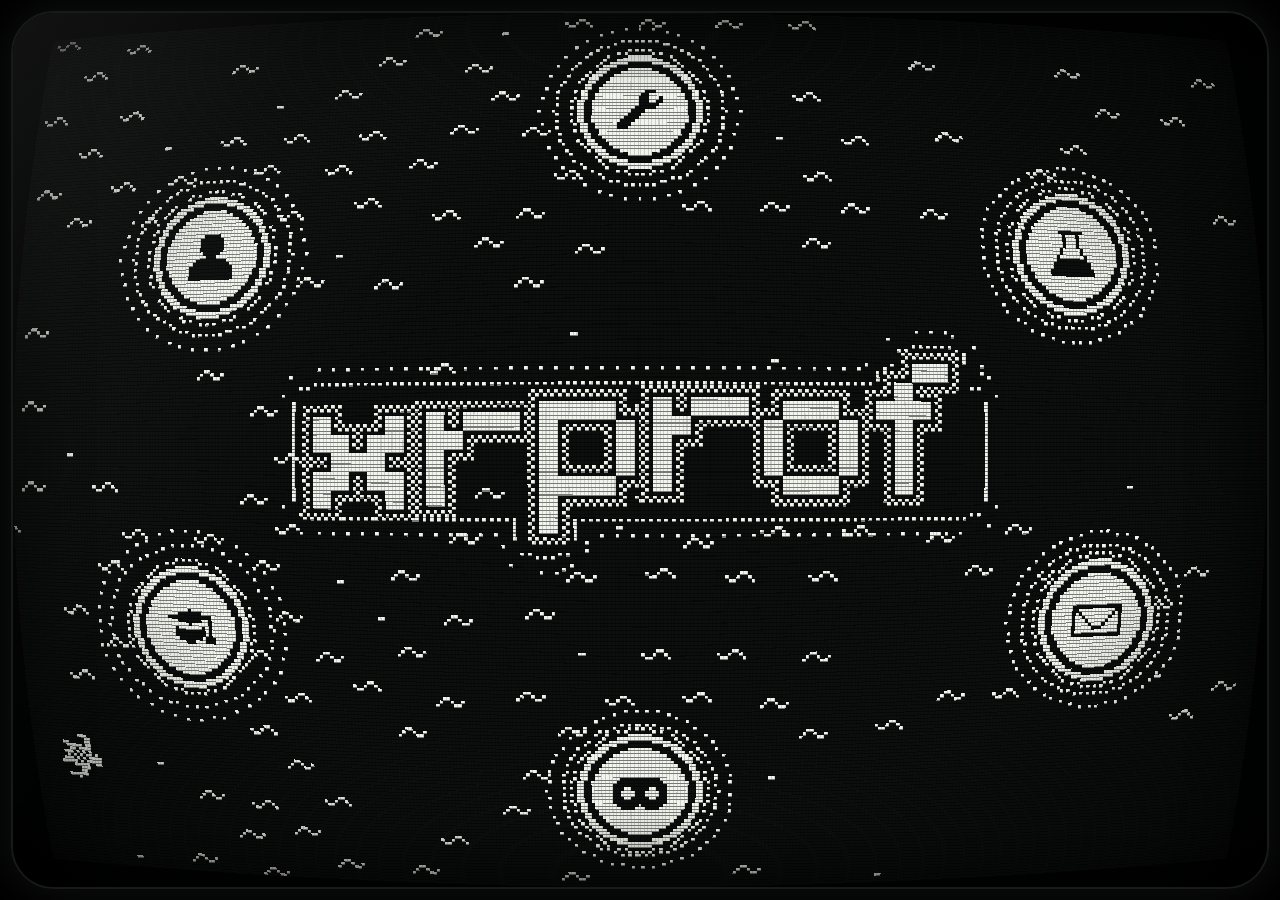
<file: index.html>
<!DOCTYPE html>
<html lang="en">
<head>
<meta charset="utf-8">
<meta name="viewport" content="width=device-width, initial-scale=1">
<title>xrprof</title>
<meta name="description" content="xrprof: research, immersive projects and teaching in extended reality.">
<meta name="theme-color" content="#000000">
<link rel="icon" href="assets/favicon.svg" type="image/svg+xml">
<link rel="icon" href="assets/favicon-32.png" sizes="32x32" type="image/png">
<link rel="apple-touch-icon" href="assets/apple-touch-icon.png">
<meta property="og:type" content="website">
<meta property="og:site_name" content="xrprof">
<meta property="og:url" content="https://xrprof.org/">
<meta property="og:title" content="xrprof">
<meta property="og:description" content="xrprof: research, immersive projects and teaching in extended reality.">
<meta property="og:image" content="https://xrprof.org/assets/og.png">
<meta property="og:image:width" content="1200">
<meta property="og:image:height" content="630">
<meta property="og:image:alt" content="The xrprof home screen: the name floating on a pixel ocean, ringed by buoys, with a small sea turtle">
<meta name="twitter:card" content="summary_large_image">
<meta name="twitter:title" content="xrprof">
<meta name="twitter:description" content="xrprof: research, immersive projects and teaching in extended reality.">
<meta name="twitter:image" content="https://xrprof.org/assets/og.png">
<link rel="preconnect" href="https://fonts.googleapis.com">
<link href="https://fonts.googleapis.com/css2?family=Pixelify+Sans:wght@500;700&display=swap" rel="stylesheet">
<style>
/* Layout idea: the whole window is a CRT tube. A 1-bit sea fills it, the wordmark floats
   mid-water and five buoys sit on the rim. One visual world, so one theme by choice. */
:root{
  --ink:#f2f5ee;      /* phosphor white */
  --water:#0c0f0d;    /* lit-tube black */
  --glass:#020303;    /* unlit glass around the picture */
  --void:#000;        /* bezel */
  --display:"Pixelify Sans","Courier New",monospace;
  color-scheme:dark;
}
*{box-sizing:border-box}
html,body{height:100%;margin:0;background:var(--void);color:var(--ink);overflow:hidden;font-family:var(--display)}
.tv{position:fixed;inset:0;padding:clamp(6px,1.4vmin,16px)}
.tube{position:relative;width:100%;height:100%;overflow:hidden;isolation:isolate;touch-action:none;
  background:var(--glass);border-radius:clamp(18px,4.5vmin,48px);
  box-shadow:0 0 0 2px #171a18,0 0 46px rgba(220,255,235,.08)}
.picture{position:absolute;inset:0;animation:poweron 1s cubic-bezier(.2,.8,.2,1) both}
canvas{position:absolute;inset:0;width:100%;height:100%;display:block;image-rendering:pixelated;
  filter:blur(.4px);animation:flicker 6s steps(1) infinite}
.fx{position:absolute;inset:0;pointer-events:none}
.vignette{background:radial-gradient(ellipse at center,transparent 58%,rgba(0,0,0,.34) 86%,rgba(0,0,0,.82) 100%);
  box-shadow:inset 0 0 70px rgba(0,0,0,.9)}
.glare{background:linear-gradient(128deg,rgba(255,255,255,.075) 0%,rgba(255,255,255,.02) 17%,transparent 34%);mix-blend-mode:screen}
.band{inset:auto 0 auto 0;top:-24%;height:24%;
  background:linear-gradient(to bottom,transparent,rgba(255,255,255,.045) 50%,transparent);animation:roll 9s linear infinite}

/* Buoy links: invisible hit areas laid over the buoys the canvas draws. */
.buoy{position:absolute;display:block;border-radius:50%;color:inherit;text-decoration:none;
  -webkit-tap-highlight-color:transparent;outline:none}
.buoy::before{content:"";position:absolute;left:50%;top:50%;width:var(--gs,120px);aspect-ratio:1;
  transform:translate(-50%,-50%);border-radius:50%;pointer-events:none;mix-blend-mode:screen;opacity:0;
  background:radial-gradient(closest-side,rgba(242,245,238,.34),rgba(242,245,238,.13) 52%,transparent);
  transition:opacity .5s ease}
.buoy:hover::before,.buoy:focus-visible::before{opacity:1;animation:breathe 2.6s ease-in-out infinite}
.sr{position:absolute;width:1px;height:1px;overflow:hidden;clip-path:inset(50%);white-space:nowrap}

/* Shown only if the canvas cannot run. */
.plain{display:none;position:absolute;inset:0;flex-direction:column;align-items:center;justify-content:center;gap:22px;padding:24px;text-align:center}
.plain b{font-size:clamp(44px,12vw,96px);line-height:1}
.plain ul{list-style:none;margin:0;padding:0;display:flex;flex-direction:column;gap:12px;font-size:20px;text-transform:uppercase;letter-spacing:.06em}
.plain a{color:var(--ink)}
.nojs .plain{display:flex}
.nojs .picture,.nojs nav.sea{display:none}

@keyframes poweroff{0%{transform:none;filter:none}55%{transform:scale(1,.004);filter:brightness(7)}100%{transform:scale(0,.004);filter:brightness(10)}}
.tv-on .picture{animation:none}   /* opening animation retired once it has played */
.tv-off .picture{animation:poweroff .45s cubic-bezier(.55,0,.9,.45) forwards}
.tv-again .picture{animation:poweron2 1s cubic-bezier(.2,.8,.2,1) both}
.tv-off nav.sea,.tv-off .band{visibility:hidden}
@keyframes poweron2{0%{transform:scale(.55,.004);filter:brightness(7)}42%{transform:scale(1,.004);filter:brightness(7)}100%{transform:none;filter:none}}
@keyframes poweron{0%{transform:scale(.55,.004);filter:brightness(7)}42%{transform:scale(1,.004);filter:brightness(7)}100%{transform:none;filter:none}}
@keyframes flicker{0%,100%{opacity:1}47%{opacity:.975}49%{opacity:1}83%{opacity:.985}85%{opacity:1}}
@keyframes roll{to{transform:translateY(520%)}}
@keyframes breathe{50%{opacity:.62}}
@media (prefers-reduced-motion:reduce){.picture,.tv-off .picture,.tv-again .picture,canvas,.band,.buoy:hover::before,.buoy:focus-visible::before{animation:none}.band{display:none}}
</style>
</head>
<body class="nojs">
<main class="tv">
  <div class="tube" id="tube">
    <div class="picture"><canvas id="sea" aria-hidden="true"></canvas></div>
    <h1 class="sr">xrprof</h1>
    <nav class="sea" aria-label="Sections">
      <a class="buoy" href="about-me/" data-lines="ABOUT|ME"><span class="sr">About Me</span></a>
      <a class="buoy" href="my-research/" data-lines="MY|RESEARCH"><span class="sr">My Research</span></a>
      <a class="buoy" href="my-immersive-projects/" data-lines="MY IMMERSIVE|PROJECTS"><span class="sr">My Immersive Projects</span></a>
      <a class="buoy" href="my-teaching/" data-lines="MY|TEACHING"><span class="sr">My Teaching</span></a>
      <a class="buoy" href="tools/" data-lines="TOOLS"><span class="sr">Tools</span></a>
      <a class="buoy" href="contact-me/" data-lines="CONTACT|ME"><span class="sr">Contact Me</span></a>
    </nav>
    <div class="plain">
      <b>xrprof</b>
      <ul>
        <li><a href="about-me/">About Me</a></li>
        <li><a href="my-research/">My Research</a></li>
        <li><a href="my-immersive-projects/">My Immersive Projects</a></li>
        <li><a href="my-teaching/">My Teaching</a></li>
        <li><a href="tools/">Tools</a></li>
        <li><a href="contact-me/">Contact Me</a></li>
      </ul>
    </div>
    <div class="fx band"></div>
    <div class="fx vignette"></div>
    <div class="fx glare"></div>
  </div>
</main>

<script>
/* Folder links ("about-me/") work on a real web server. Anywhere else (a file opened
   from disk, a preview host) point them at the index.html inside the folder. */
(function(){
  var h=location.hostname;
  var server=location.protocol!=='file:'&&(/(^|\.)xrprof\.org$/.test(h)||/\.(github\.io|pages\.dev|netlify\.app|vercel\.app)$/.test(h)||h==='localhost'||h==='127.0.0.1');
  if(server)return;
  document.querySelectorAll('a[href$="/"]').forEach(function(a){
    var r=a.getAttribute('href'); if(!/^[a-z]+:/i.test(r))a.setAttribute('href',r+'index.html');
  });
})();

/* Changing page works like changing the set: the picture collapses to a line and a dot
   (class "tv-off"), the next page loads, and its picture snaps open (the "poweron" animation). */
(function(){
  var root=document.documentElement;
  var still=window.matchMedia&&matchMedia('(prefers-reduced-motion: reduce)').matches;
  function centre(){root.style.setProperty('--oy',(window.scrollY+window.innerHeight/2)+'px');}
  centre();
  setTimeout(function(){root.classList.add('tv-on');},1100);   /* the opening animation has finished: retire it */
  window.addEventListener('pageshow',function(e){          /* coming back with the Back button */
    root.classList.remove('tv-off');
    if(e.persisted){centre();root.classList.add('tv-again');setTimeout(function(){root.classList.remove('tv-again');},1100);}
  });
  if(still)return;
  document.addEventListener('click',function(e){
    if(e.defaultPrevented||e.button||e.metaKey||e.ctrlKey||e.shiftKey||e.altKey)return;
    var a=e.target.closest&&e.target.closest('a[href]');
    if(!a||a.target==='_blank'||a.hasAttribute('download'))return;
    var to;
    try{to=new URL(a.href,location.href);}catch(_){return;}
    if(!/^(https?|file):$/.test(to.protocol)||to.host!==location.host||to.pathname===location.pathname)return;
    e.preventDefault();
    centre();
    root.classList.add('tv-off');
    setTimeout(function(){location.href=a.href;},440);
  });
})();
</script>
<script>
(function(){
'use strict';
var tube=document.getElementById('tube'), cv=document.getElementById('sea');
var ctx=cv.getContext&&cv.getContext('2d');
if(!ctx)return;
document.body.classList.remove('nojs');

/* ---------- art: all 1-bit, '#' is a lit pixel ---------- */
var ICONS=[["...............",".....#####.....","....#######....","....#######....","....#######....","....#######....",".....#####.....","......###......","...#########...","..###########..",".#############.",".#############.",".#############.",".#############.","..............."],["...............","....#######....",".....#...#.....",".....#...#.....",".....#...#.....",".....#...#.....","....#.....#....","....#.....#....","...#.......#...","...#########...","..###########..","..###########..",".#############.",".#############.","..............."],["...............","...............","...............","..###########..",".#############.","###############","###..#####..###","##....###....##","##....###....##","###..#####..###","###############",".######.######.","..####...####..","...............","..............."],["...............","...............",".......#.......","....#######....",".#############.","....#######..#.",".......#.....#.","...#.......#.#.","...#########.#.","...#########.#.","....#######.###","......###...###","...............","...............","..............."],["...............",".........###...","........##.....",".......###...#.",".......###..##.",".......######..","......######...",".....####......","....####.......","...####........","..####.........",".####..........",".###...........","...............","..............."],["...............","...............","...............","###############","##...........##","#.#.........#.#","#..#.......#..#","#...#.....#...#","#....#...#....#","#.....###.....#","#.............#","###############","...............","...............","..............."]];                       /* 15x15, one per buoy, in link order */
var TITLE={                                /* 5x9 lowercase with a descender row */
  x:['.....','.....','#...#','##.##','.###.','##.##','#...#','.....','.....'],
  r:['.....','.....','#.###','##...','#....','#....','#....','.....','.....'],
  p:['.....','.....','####.','#...#','#...#','#...#','####.','#....','#....'],
  o:['.....','.....','.###.','#...#','#...#','#...#','.###.','.....','.....'],
  f:['..##.','.#...','###..','.#...','.#...','.#...','.#...','.....','.....']
};
var F=function(s){return s.split('/');};   /* 5x7 capitals */
var FONT={
 A:F('.###./#...#/#...#/#####/#...#/#...#/#...#'),B:F('####./#...#/#...#/####./#...#/#...#/####.'),
 C:F('.###./#...#/#..../#..../#..../#...#/.###.'),D:F('####./#...#/#...#/#...#/#...#/#...#/####.'),
 E:F('#####/#..../#..../####./#..../#..../#####'),F:F('#####/#..../#..../####./#..../#..../#....'),
 G:F('.###./#...#/#..../#.###/#...#/#...#/.###.'),H:F('#...#/#...#/#...#/#####/#...#/#...#/#...#'),
 I:F('.###./..#../..#../..#../..#../..#../.###.'),J:F('..###/...#./...#./...#./...#./#..#./.##..'),
 K:F('#...#/#..#./#.#../##.../#.#../#..#./#...#'),L:F('#..../#..../#..../#..../#..../#..../#####'),
 M:F('#...#/##.##/#.#.#/#.#.#/#...#/#...#/#...#'),N:F('#...#/##..#/#.#.#/#..##/#...#/#...#/#...#'),
 O:F('.###./#...#/#...#/#...#/#...#/#...#/.###.'),P:F('####./#...#/#...#/####./#..../#..../#....'),
 Q:F('.###./#...#/#...#/#...#/#.#.#/#..#./.##.#'),R:F('####./#...#/#...#/####./#.#../#..#./#...#'),
 S:F('.####/#..../#..../.###./....#/....#/####.'),T:F('#####/..#../..#../..#../..#../..#../..#..'),
 U:F('#...#/#...#/#...#/#...#/#...#/#...#/.###.'),V:F('#...#/#...#/#...#/#...#/#...#/.#.#./..#..'),
 W:F('#...#/#...#/#...#/#.#.#/#.#.#/##.##/#...#'),X:F('#...#/#...#/.#.#./..#../.#.#./#...#/#...#'),
 Y:F('#...#/#...#/.#.#./..#../..#../..#../..#..'),Z:F('#####/....#/...#./..#../.#.../#..../#####')
};
var WAVE=[['..##....','.#..#..#','#....##.'],['....##..','#..#..#.','.##....#']];
var B4=[0,8,2,10,12,4,14,6,3,11,1,9,15,7,13,5];

/* ---------- screen ---------- */
var reduce=window.matchMedia&&matchMedia('(prefers-reduced-motion: reduce)').matches;
var K=0.1;                   /* barrel curve of the tube */
var R=13;                    /* buoy radius, in picture pixels */
var SHORT=250;               /* picture pixels across the window's short side */
var W=0,H=0,PX=2,OW=0,OH=0,buf,lut,shade,img,o32,pal=new Uint32Array(8);
var TS=3,tcx=0,tcy=0,buoys=[],hot=-1,T=0;
var links=[].slice.call(document.querySelectorAll('.buoy'));
var ptr={x:0,y:0,on:false,last:-99,released:-1};
var turtle={x:-24,y:0,h:0,v:0,ph:0,fa:1.6,ra:2.6,yaw:0,spin:1,wake:[],born:false};

function rgb(r,g,b){return (255<<24)|(b<<16)|(g<<8)|r;}
function warp(u,v){var f=(1+K*(u*u+v*v))/(1+K);return [u*f,v*f];}
function toPicture(x,y){            /* window px -> picture px, through the curve */
  var r=tube.getBoundingClientRect();
  var w=warp((x-r.left)/r.width*2-1,(y-r.top)/r.height*2-1);
  return [(w[0]+1)*.5*W,(w[1]+1)*.5*H];
}

function arrange(){               /* where everything goes, or ok:false if this picture is too small */
  var a=W/2-(R+16), b=H/2-(R+14), cx=W/2, cy=H/2, fp=R+8, gap=10, i, j;
  var pts=[215,325,90,150,270,30].map(function(d){var q=d*Math.PI/180;return [cx+Math.cos(q)*a,cy+Math.sin(q)*b];});
  var ok=a>0&&b>0;
  for(i=0;i<pts.length&&ok;i++)for(j=i+1;j<pts.length;j++){
    var dx=pts[i][0]-pts[j][0], dy=pts[i][1]-pts[j][1];
    if(Math.sqrt(dx*dx+dy*dy)<2*fp+gap)ok=false;                 /* buoys keep clear of each other */
  }
  var ty=cy, ts=0;
  if(ok)for(var s=Math.min(Math.floor(W*.76/35),Math.floor(H*.3/9));s>=2;s--){
    var hw=17.5*s*1.1, hh=5.1*s*1.1, clear=true;                 /* the word, with its bob, as seen through the curve */
    for(i=0;i<pts.length;i++){
      var ex=Math.max(0,Math.abs(pts[i][0]-cx)-hw), ey=Math.max(0,Math.abs(pts[i][1]-ty)-hh);
      if(Math.sqrt(ex*ex+ey*ey)<fp+gap){clear=false;break;}      /* and clear of the word */
    }
    if(clear){ts=s;break;}
  }
  return {ok:ok&&ts>=2,ts:Math.max(2,ts),pts:pts,ty:ty};
}

function resize(){
  /* The picture is always SHORT pixels across its short side, so a bigger window is the same
     scene zoomed in and a smaller one is zoomed out. Only the window's shape moves things. */
  var r=tube.getBoundingClientRect(), cw=Math.max(120,r.width), ch=Math.max(120,r.height), plan;
  var oldW=W, oldH=H;
  PX=Math.max(.6,Math.min(cw,ch)/SHORT);
  W=Math.ceil(cw/PX); H=Math.ceil(ch/PX); plan=arrange();
  if(oldW){turtle.x*=W/oldW;turtle.y*=H/oldH;ptr.x*=W/oldW;ptr.y*=H/oldH;turtle.wake.length=0;}
  var k=Math.min(Math.min(window.devicePixelRatio||1,3),Math.sqrt(1.5e6/(cw*ch)));   /* sharp, but capped for speed */
  OW=Math.round(cw*k); OH=Math.round(ch*k);
  cv.width=OW; cv.height=OH;
  buf=new Uint8Array(W*H);
  img=ctx.createImageData(OW,OH); o32=new Uint32Array(img.data.buffer);
  lut=new Int32Array(OW*OH); shade=new Uint8Array(OW*OH);
  var per=OH/H, edge=per>=3?1/per:.5, dim=per>=3?.5:.7, lines=per>=2;
  pal[0]=rgb(12,15,13); pal[1]=rgb(6,8,7); pal[2]=rgb(10,12,11); pal[3]=pal[1];
  pal[4]=rgb(242,245,238); pal[5]=rgb(242*dim|0,245*dim|0,238*dim|0); pal[6]=rgb(204,207,200); pal[7]=pal[5];
  for(var oy=0,i=0;oy<OH;oy++){
    var v=(oy+.5)/OH*2-1;
    for(var ox=0;ox<OW;ox++,i++){
      var u=(ox+.5)/OW*2-1, f=(1+K*(u*u+v*v))/(1+K), wu=u*f, wv=v*f;
      if(wu<=-1||wu>=1||wv<=-1||wv>=1){lut[i]=-1;continue;}
      var fx=(wu+1)*.5*W, fy=(wv+1)*.5*H, ix=fx|0, iy=fy|0;
      lut[i]=iy*W+ix;
      shade[i]=lines?((fy-iy>=1-edge)?1:((per>=3&&fx-ix>=1-edge)?2:0)):(oy&1);   /* scanline, then pixel gap */
    }
  }
  layout(cw,ch,plan);
}

function layout(cw,ch,plan){
  TS=plan.ts;
  var c=warp(0,plan.ty/H*2-1); tcx=(c[0]+1)*.5*W; tcy=(c[1]+1)*.5*H;
  var hw=17.5*TS+4, hh=5.1*TS+4, size=2*(R+8)*PX;
  buoys=links.map(function(a,i){
    var lines=a.getAttribute('data-lines').split('|'), p=plan.pts[i];
    var w=warp(p[0]/W*2-1,p[1]/H*2-1), x=(w[0]+1)*.5*W, y=(w[1]+1)*.5*H;
    a.style.width=size+'px'; a.style.height=size+'px';
    a.style.left=(p[0]/W*cw-size/2)+'px'; a.style.top=(p[1]/H*ch-size/2)+'px';
    a.style.setProperty('--gs',(R*2+44)*PX+'px');
    var wide=Math.max.apply(null,lines.map(function(s){return s.length*6-1;})), tall=lines.length*9;
    function fits(y0){                                           /* on screen and off the word */
      if(y0-3<4||y0+tall+1>H-4)return false;
      var x0=Math.max(4,Math.min(W-4-wide,x-wide/2))-3, x1=x0+wide+6;
      return !(x1>tcx-hw&&x0<tcx+hw&&y0+tall+1>tcy-hh&&y0-3<tcy+hh);
    }
    var below=Math.round(y)+R+11, above=Math.round(y)-R-11-tall+2;
    return {x:x,y:y,lines:lines,icon:ICONS[i],ly:fits(below)?below:(fits(above)?above:below)};
  });
  titleField();
  if(!turtle.born){turtle.y=H*.82;turtle.born=true;}
}

/* ---------- drawing into the 1-bit picture ---------- */
function px(x,y,c){if(x>=0&&x<W&&y>=0&&y<H)buf[y*W+x]=c;}
function box(x,y,w,h,c){for(var j=0;j<h;j++)for(var i=0;i<w;i++)px(x+i,y+j,c);}
function foam(x,y,w,h,k){for(var j=0;j<h;j++)for(var i=0;i<w;i++)px(x+i,y+j,(x+i+y+j+k)&1);}
function disc(cx,cy,r,c,k){
  var rr=r*r+r*.8;
  for(var j=-r;j<=r;j++)for(var i=-r;i<=r;i++)if(i*i+j*j<=rr)px(cx+i,cy+j,c===2?((cx+i+cy+j+k)&1):c);
}
function ring(cx,cy,rx,ry,mod,off){
  var n=Math.max(8,Math.round(3.3*(rx+ry)));
  for(var k=0;k<n;k++){
    if((k+off)%mod)continue;
    var a=k/n*6.2832; px(Math.round(cx+Math.cos(a)*rx),Math.round(cy+Math.sin(a)*ry),1);
  }
}
function glyph(rows,x,y,s,mode,grow,k){   /* mode 0 black, 1 white, 2 foam */
  for(var j=0;j<rows.length;j++){
    var row=rows[j];
    for(var i=0;i<row.length;i++){
      if(row.charCodeAt(i)!==35)continue;
      var gx=x+i*s-grow, gy=y+j*s-grow, g=s+2*grow;
      if(mode===2)foam(gx,gy,g,g,k); else box(gx,gy,g,g,mode);
    }
  }
}
function text(str,x,y,c){
  for(var n=0;n<str.length;n++){var g=FONT[str.charAt(n)]; if(g)glyph(g,x+n*6,y,1,c,0,0);}
}
function label(str,cx,y,inv){
  var w=str.length*6-1, x=Math.round(Math.max(4,Math.min(W-4-w,cx-w/2)));
  if(inv){box(x-4,y-3,w+8,13,0);box(x-3,y-2,w+6,11,1);text(str,x,y,0);return;}
  for(var j=-1;j<=1;j++)for(var i=-1;i<=1;i++)if(i||j)text(str,x+i,y+j,0);
  text(str,x,y,1);
}

function hash(a,b){var n=Math.sin(a*127.1+b*311.7)*43758.5453;return n-Math.floor(n);}
function water(t){
  buf.fill(0);
  var CW=22,CH=11, ox=t*2.4, oy=t*1.0;
  var r0=Math.floor(oy/CH)-1, r1=Math.floor((H+oy)/CH)+1;
  for(var row=r0;row<=r1;row++){
    var st=(row&1)?CW/2:0, c0=Math.floor((ox+st)/CW)-1, c1=Math.floor((W+ox+st)/CW)+1;
    for(var col=c0;col<=c1;col++){
      var h=hash(col,row);
      var swell=.5+.25*(Math.sin(col*.37+t*.06)+Math.sin(row*.53-t*.045));   /* calm and busy patches */
      var life=(h+t*.045)%1;
      if(life>swell*.9)continue;
      var x=Math.round(col*CW-st-ox+7+h*7-3), y=Math.round(row*CH-oy+4+hash(row,col)*4-2);
      if(life>swell*.9-.07){px(x+3,y+1,1);px(x+4,y+1,1);continue;}                /* a wavelet fading out */
      glyph(WAVE[(Math.floor(t*1.5+h*5))&1],x,y,1,1,0,0);
      if(h>.86&&((t*2+h*9)|0)&1)px(x+11,y-3,1);                                  /* glint */
    }
  }
}

/* Ripples that follow the outline of the word itself: a distance map around the letters,
   built once per layout, then contour lines of it drawn as dotted rings that spread and thin out. */
var TM=14, field=null, fx0=0, fy0=0, fw=0, fh=0;
function titleField(){
  var s=TS, adv=6*s, word='xrprof', n, i, x, y, v, c, r, a, b;
  fw=word.length*adv-s+2*TM; fh=9*s+2*TM;
  fx0=Math.round(tcx-(fw-2*TM)/2)-TM; fy0=Math.round(tcy-4.5*s)-TM;
  field=new Uint16Array(fw*fh).fill(9999);
  /* Start from the word's silhouette: each letter filled from its top pixel to its bottom pixel,
     column by column, and the x-height band bridged between letters. Rings then hug the outline
     (up over the f, down under the p) without filling the gaps inside and between letters. */
  for(b=2*s;b<7*s;b++)for(a=0;a<fw-2*TM;a++)field[(TM+b)*fw+TM+a]=0;
  for(n=0;n<word.length;n++){
    var rows=TITLE[word.charAt(n)];
    for(c=0;c<5;c++){
      var top=-1, bot=-1;
      for(r=0;r<rows.length;r++)if(rows[r].charCodeAt(c)===35){if(top<0)top=r;bot=r;}
      if(top<0)continue;
      for(b=top*s;b<(bot+1)*s;b++)for(a=0;a<s;a++)field[(TM+b)*fw+TM+n*adv+c*s+a]=0;
    }
  }
  for(y=0,i=0;y<fh;y++)for(x=0;x<fw;x++,i++){            /* distance, in thirds of a pixel */
    v=field[i];
    if(x>0)v=Math.min(v,field[i-1]+3);
    if(y>0){v=Math.min(v,field[i-fw]+3); if(x>0)v=Math.min(v,field[i-fw-1]+4); if(x<fw-1)v=Math.min(v,field[i-fw+1]+4);}
    field[i]=v;
  }
  for(y=fh-1,i=fw*fh-1;y>=0;y--)for(x=fw-1;x>=0;x--,i--){
    v=field[i];
    if(x<fw-1)v=Math.min(v,field[i+1]+3);
    if(y<fh-1){v=Math.min(v,field[i+fw]+3); if(x<fw-1)v=Math.min(v,field[i+fw+1]+4); if(x>0)v=Math.min(v,field[i+fw-1]+4);}
    field[i]=v;
  }
}
function titleRipples(t){
  if(!field)return;
  for(var k=0;k<2;k++){
    var e=reduce?5+k*4:4+(t*1.8+k*4)%8, lo=Math.round(e*3), mod=2+(((e-4)/2.7)|0), x, y, i;
    for(y=0,i=0;y<fh;y++)for(x=0;x<fw;x++,i++){
      var v=field[i];
      if(v>=lo&&v<lo+3&&(x+y*2+k)%mod===0)px(fx0+x,fy0+y,1);
    }
  }
}
function drawTitle(t){
  var s=TS, word='xrprof', adv=6*s, total=word.length*adv-s;
  var x0=Math.round(tcx-total/2), y0=Math.round(tcy-4.5*s), k=(t*2)|0, i, e;
  titleRipples(t);
  var off=[];
  for(i=0;i<word.length;i++)
    off.push(reduce?[0,0]:[Math.round(Math.sin(t*.55+i*.6)*.9),
      Math.round(Math.sin(t*1.45-i*.8)*s*.42+Math.sin(t*.8+i*1.7)*s*.2)]);
  for(var pass=0;pass<3;pass++)                         /* foam, dark gap, then the letters */
    for(i=0;i<word.length;i++)
      glyph(TITLE[word.charAt(i)],x0+i*adv+off[i][0],y0+off[i][1],s,pass===0?2:pass===1?0:1,pass===0?3:pass===1?1:0,k);
}

function drawBuoy(b,i,t){
  var bob=reduce?0:Math.round(Math.sin(t*1.25+i*1.9)*1.3);
  var cx=Math.round(b.x+(reduce?0:Math.sin(t*.6+i*2.3)*.9)), cy=Math.round(b.y)+bob, e, j;
  for(j=0;j<2;j++){e=reduce?j*4:(t*2.6+i*3+j*4)%8; ring(cx,cy,R+8+e,(R+8+e)*.94,2+((e/3)|0),i);}
  if(hot===i){                                          /* gentle dithered glow */
    var g=R+19, lvl=reduce?.62:.56+.22*Math.sin(t*2.6);
    for(var dy=-g;dy<=g;dy++)for(var dx=-g;dx<=g;dx++){
      var d=Math.sqrt(dx*dx+dy*dy); if(d<R+6||d>g)continue;
      if(B4[((cy+dy)&3)*4+((cx+dx)&3)]/16<(1-(d-R-6)/(g-R-6))*lvl)px(cx+dx,cy+dy,1);
    }
  }
  disc(cx,cy,R+6,2,(t*2)|0); disc(cx,cy,R+5,0); disc(cx,cy,R+4,1); disc(cx,cy,R+2,0); disc(cx,cy,R,1);
  glyph(b.icon,cx-7,cy-7,1,0,0,0);
}
function drawLabel(b){                 /* the name appears only on hover, focus or first tap */
  for(var j=0;j<b.lines.length;j++)label(b.lines[j],Math.round(b.x),b.ly+j*9,true);
}

/* ---------- the turtle ---------- */
var TB=11, TN=2*TB+1, mask=new Uint8Array(TN*TN), TZ=2;   /* TZ: body units per picture pixel */
function seg(px_,py_,ax,ay,bx,by){
  var vx=bx-ax,vy=by-ay,wx=px_-ax,wy=py_-ay,q=Math.max(0,Math.min(1,(wx*vx+wy*vy)/(vx*vx+vy*vy)));
  var dx=wx-vx*q,dy=wy-vy*q; return Math.sqrt(dx*dx+dy*dy);
}
function drawTurtle(){
  var c=Math.cos(turtle.h+turtle.yaw), s=Math.sin(turtle.h+turtle.yaw), ox=Math.round(turtle.x), oy=Math.round(turtle.y), i, j, m;
  /* Front flipper: shoulder, elbow, then a long blade swept back, like a sickle. */
  var fa=turtle.fa, ra=turtle.ra;
  var ex=4.6+Math.cos(fa)*4.6, ey=4.4+Math.sin(fa)*4.6;
  var mx=ex+Math.cos(fa+.75)*4.4, my=ey+Math.sin(fa+.75)*4.4;
  var tx=mx+Math.cos(fa+1.45)*4.6, ty=my+Math.sin(fa+1.45)*4.6;
  var rx=-6.2+Math.cos(ra)*4.6, ry=3.6+Math.sin(ra)*4.6;
  for(j=-TB;j<=TB;j++)for(i=-TB;i<=TB;i++){
    var dx=ox+i-turtle.x, dy=oy+j-turtle.y, lx=(dx*c+dy*s)*TZ, ly=(-dx*s+dy*c)*TZ, ay=Math.abs(ly);
    m=0;
    if(seg(lx,ay,4.6,4.4,ex,ey)<2.1||seg(lx,ay,ex,ey,mx,my)<1.9||seg(lx,ay,mx,my,tx,ty)<1.35)m=1;   /* front flippers */
    else if(seg(lx,ay,-6.2,3.6,rx,ry)<1.5)m=1;                              /* rear paddles */
    if(lx<-8&&lx>-11&&ay<1)m=1;                                             /* tail */
    var hx=lx-11.4; if(hx*hx+ly*ly<10.6)m=1;                                /* head */
    var e=lx*lx/72.3+ly*ly/46.2;                                            /* shell: pale rim, dithered dome */
    if(e<=1)m=e>.5?1:(((ox+i+oy+j)&1)?1:2);
    mask[(j+TB)*TN+i+TB]=m;
  }
  for(j=0;j<TN;j++)for(i=0;i<TN;i++){
    m=mask[j*TN+i];
    if(m===1)px(ox+i-TB,oy+j-TB,1);
    else if(m===2)px(ox+i-TB,oy+j-TB,0);
    else if((i>0&&mask[j*TN+i-1])||(i<TN-1&&mask[j*TN+i+1])||(j>0&&mask[(j-1)*TN+i])||(j<TN-1&&mask[(j+1)*TN+i]))
      px(ox+i-TB,oy+j-TB,0);                                               /* dark outline */
  }
}
/* One swim stroke, by phase 0..1. Returns [thrust, drag, front flipper angle].
   Pull: the flippers sweep from forward to back and the turtle surges.
   Glide: flippers trail, speed slowly bleeds away.
   Recover: flippers come forward again, which brakes it. This is the slowest moment. */
var STROKE=2.1, GAIN=1;
function stroke(ph){
  var e;
  if(ph<.28){e=ph/.28; return [Math.sin(e*Math.PI),.9,.2+1.4*e*e*(3-2*e)];}
  if(ph<.68)return [0,.9,1.6];
  e=(ph-.68)/.32; return [0,1.9,1.6-1.4*e*e*(3-2*e)];
}
(function(){                              /* scale thrust so the average speed matches the cruise speed */
  var v=0, sum=0, n=0, dt=1/30, t, q;
  for(t=0;t<STROKE*8;t+=dt){q=stroke((t/STROKE)%1); v+=(q[0]-q[1]*v)*dt; if(t>=STROKE*7){sum+=v;n++;}}
  GAIN=n/sum;
})();
function swim(dt){
  var tx,ty,idle,base=Math.min(W,H), R0, following=false;
  if(ptr.on&&!(ptr.released>=0&&T-ptr.released>8)){tx=ptr.x;ty=ptr.y;idle=T-ptr.last;R0=Math.max(15,base*.085);following=true;}
  else if(hot>=0){tx=buoys[hot].x;ty=buoys[hot].y;idle=9;R0=R+13;}          /* keyboard focus */
  else{tx=tcx;ty=tcy;idle=9;R0=Math.min(W*.4,H*.36);}                       /* nobody here: lap the word */
  tx=Math.max(6,Math.min(W-6,tx)); ty=Math.max(6,Math.min(H-6,ty));
  var k=Math.max(0,Math.min(1,(idle-.25)/1.1)), settle=k*k*(3-2*k);
  var orbit=(R0+(following?Math.sin(T*.37)*R0*.16:Math.sin(T*.21)*R0*.08))*settle;
  var dx=tx-turtle.x, dy=ty-turtle.y, d=Math.sqrt(dx*dx+dy*dy)||.001, ux=dx/d, uy=dy/d;
  var hx=Math.cos(turtle.h), hy=Math.sin(turtle.h), side=-uy*hx+ux*hy;
  if(Math.abs(side)>.3)turtle.spin=side>0?1:-1;
  var pull=orbit>1?Math.max(-1.2,Math.min(3,(d-orbit)/orbit*1.5)):1;
  var gx=-uy*turtle.spin*settle+ux*pull, gy=ux*turtle.spin*settle+uy*pull;
  var want=Math.atan2(gy,gx);
  if(d>orbit+30)want+=(Math.sin(T*.47)+Math.sin(T*.83+1.7))*.16;           /* a lazy meander on long runs */
  var diff=want-turtle.h;
  while(diff>Math.PI)diff-=6.2832; while(diff<-Math.PI)diff+=6.2832;
  var cruise=base/225*(d>orbit+34?30:17);
  if(settle<.5&&d<12)cruise*=Math.max(.12,d/12);                            /* ease in when it arrives */
  cruise*=1-.4*Math.min(1,Math.abs(diff)/1.6);                              /* gentler strokes in tight turns */
  var was=turtle.ph, ph=turtle.ph=(was+dt/STROKE)%1, pull=stroke(ph);
  turtle.v+=(cruise*GAIN*pull[0]-pull[1]*turtle.v)*dt;                      /* burst, then water drag bleeds it off */
  turtle.fa=pull[2];
  turtle.ra=2.6+.2*Math.sin(ph*6.2832);
  turtle.yaw=Math.sin(ph*6.2832)*.07;                                       /* the body rocks a little with each stroke */
  var turn=(.45+1.5*Math.min(1,turtle.v/(cruise+1)))*dt;                    /* it steers best while it has way on */
  turtle.h+=Math.max(-turn,Math.min(turn,diff));
  turtle.x+=Math.cos(turtle.h)*turtle.v*dt; turtle.y+=Math.sin(turtle.h)*turtle.v*dt;
  if(was<.14&&ph>=.14){                                                     /* each pull leaves a ring behind */
    turtle.wake.push([turtle.x-Math.cos(turtle.h)*6,turtle.y-Math.sin(turtle.h)*6,T]);
    if(turtle.wake.length>6)turtle.wake.shift();
  }
}

function frame(t,dt){
  var wt=reduce?0:t, i;
  water(wt);
  for(i=0;i<turtle.wake.length;i++){
    var w=turtle.wake[i], a=t-w[2];
    if(a<2.2)ring(Math.round(w[0]),Math.round(w[1]),1.5+a*2.4,1.5+a*2.4,2+((a*1.8)|0),i);
  }
  if(ptr.on&&t-ptr.last>.3&&!(ptr.released>=0&&t-ptr.released>8)){          /* rings where the pointer rests */
    var e=reduce?4:(t*5)%9;
    ring(Math.round(ptr.x),Math.round(ptr.y),2+e,2+e,2+((e/3)|0),0);
  }
  swim(dt);
  drawTurtle();
  drawTitle(wt);
  for(i=0;i<buoys.length;i++)drawBuoy(buoys[i],i,wt);
  if(hot>=0&&buoys[hot])drawLabel(buoys[hot]);
  for(var n=o32.length,j=0;j<n;j++){var s=lut[j]; o32[j]=s<0?0:pal[(buf[s]<<2)|shade[j]];}
  ctx.putImageData(img,0,0);
}

/* ---------- input ---------- */
function point(e){
  var p=toPicture(e.clientX,e.clientY);
  if(!ptr.on||Math.abs(p[0]-ptr.x)+Math.abs(p[1]-ptr.y)>.8)ptr.last=T;
  ptr.x=p[0];ptr.y=p[1];ptr.on=true;ptr.released=-1;
}
window.addEventListener('pointermove',point,{passive:true});
window.addEventListener('pointerdown',function(e){
  point(e);
  if(e.pointerType!=='mouse'&&!(e.target.closest&&e.target.closest('.buoy')))hot=-1;
},{passive:true});
window.addEventListener('pointerup',function(e){if(e.pointerType!=='mouse')ptr.released=T;},{passive:true});
document.documentElement.addEventListener('pointerleave',function(){ptr.on=false;});
window.addEventListener('blur',function(){ptr.on=false;});
var touch=false, tapAt=-1e9;
links.forEach(function(a,i){
  a.addEventListener('pointerdown',function(e){touch=e.pointerType!=='mouse'; if(touch)tapAt=performance.now();});
  a.addEventListener('pointerenter',function(e){if(e.pointerType==='mouse')hot=i;});
  a.addEventListener('pointerleave',function(e){if(e.pointerType==='mouse'&&document.activeElement!==a)hot=-1;});
  a.addEventListener('focus',function(){if(performance.now()-tapAt>700)hot=i;});
  a.addEventListener('blur',function(){hot=-1;});
  a.addEventListener('click',function(e){            /* on touch the first tap names the buoy, the second opens it */
    if(touch&&hot!==i){e.preventDefault();hot=i;}
  });
});
window.addEventListener('pageshow',function(){hot=-1;});

var stale=false;
window.addEventListener('resize',function(){stale=true;});
resize();

var prev=0,acc=0,STEP=1/30;
function loop(now){
  requestAnimationFrame(loop);
  var dt=Math.min(.1,(now-prev)/1000||0); prev=now; acc+=dt;
  if(acc<STEP)return;
  acc=acc%STEP; T+=STEP;
  if(stale){stale=false;resize();}          /* re-fit while the window is being dragged */
  frame(T,STEP);
}
frame(0,STEP);
requestAnimationFrame(function(n){prev=n;requestAnimationFrame(loop);});
})();
</script>
</body>
</html>
</file>
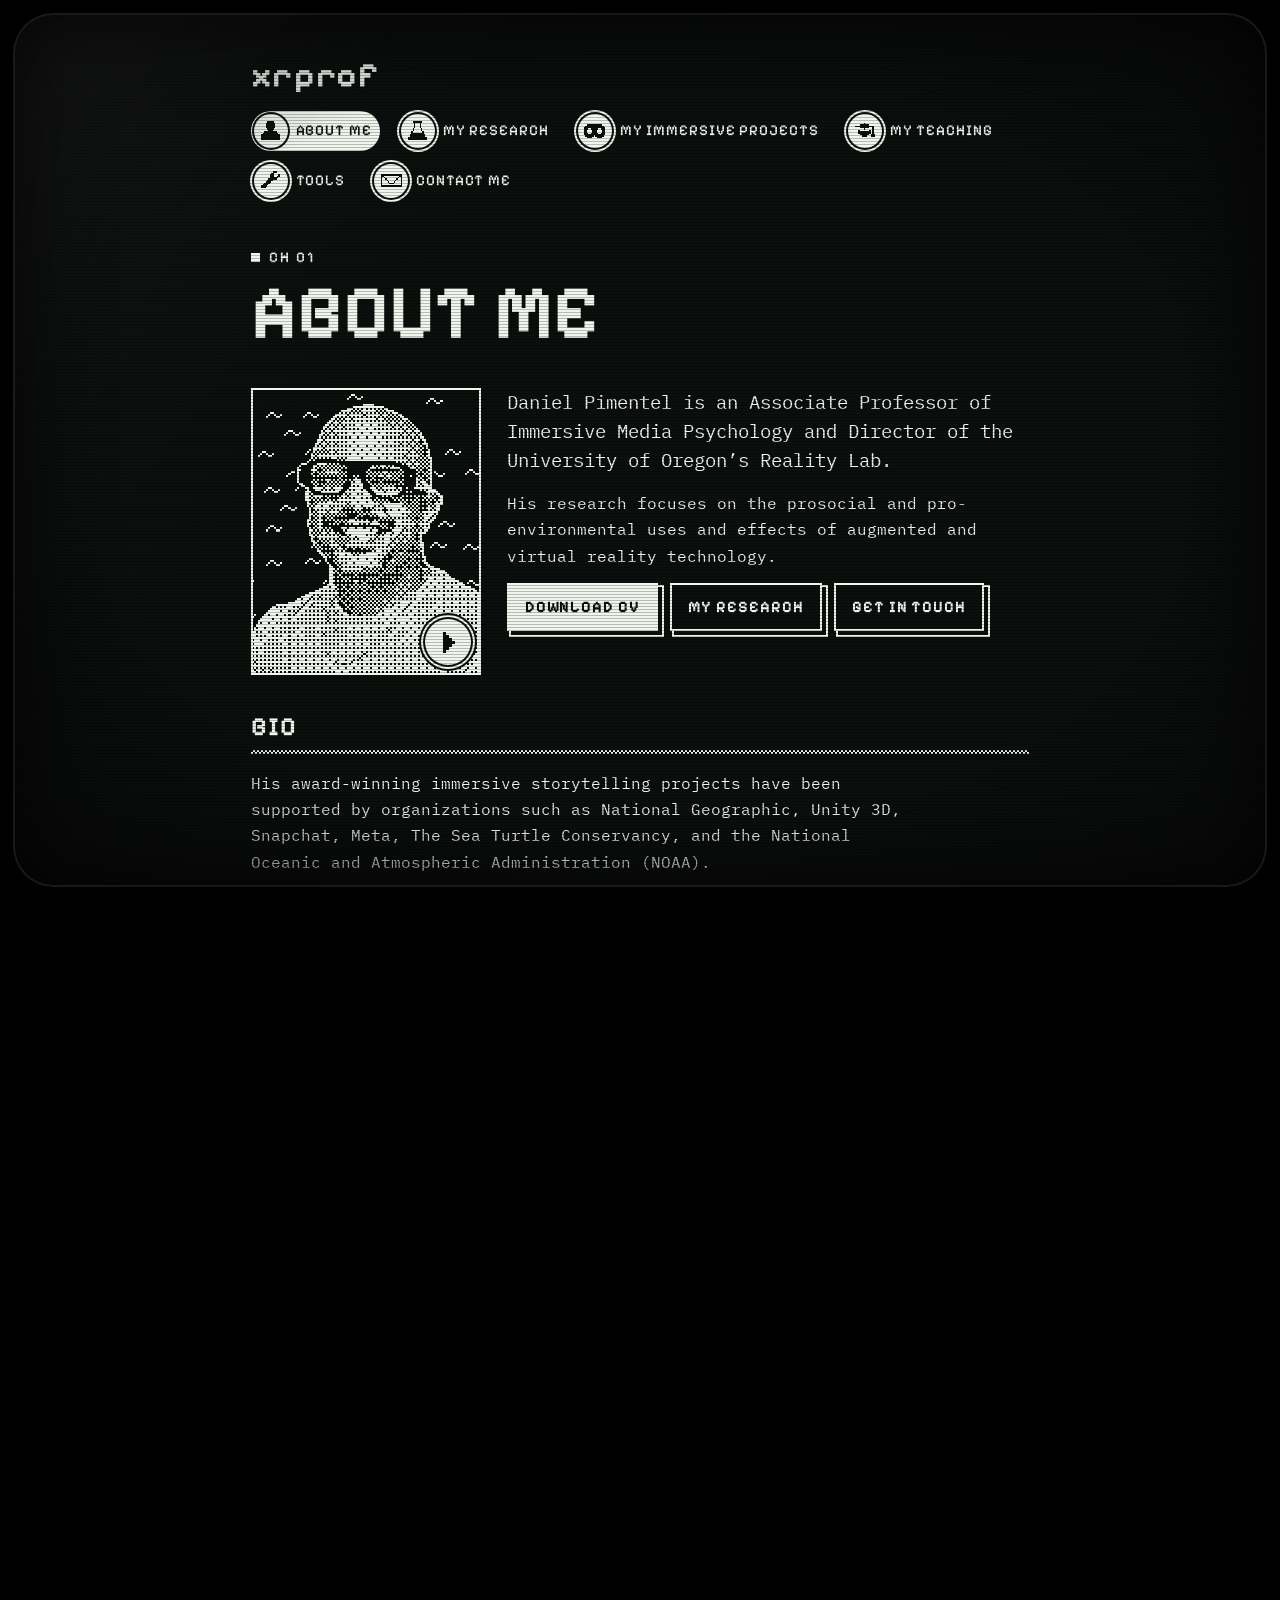
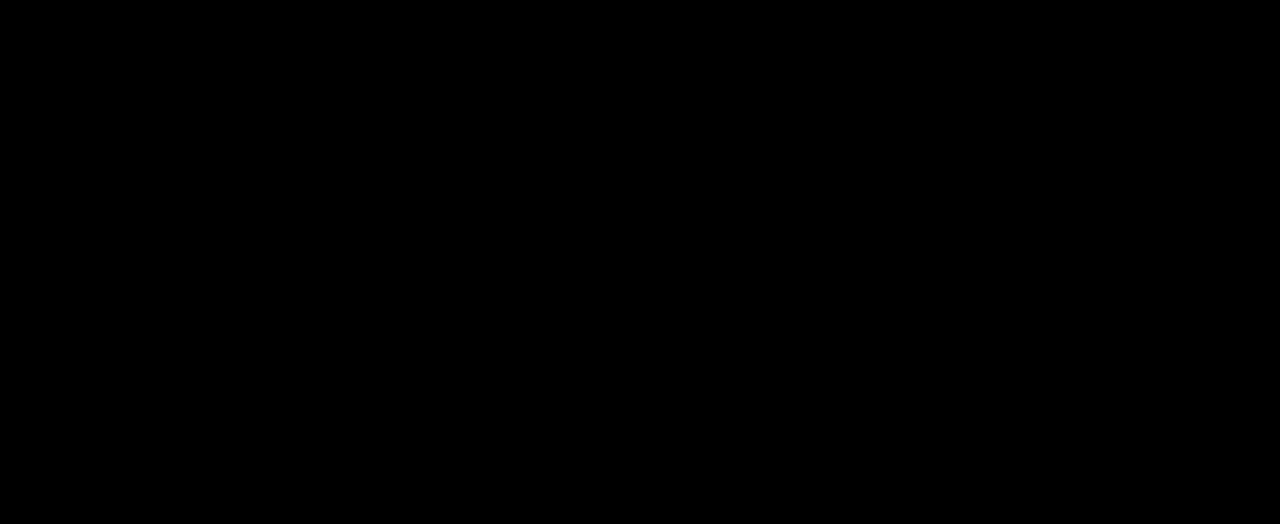
<file: about-me/index.html>
<!DOCTYPE html>
<html lang="en">
<head>
<meta charset="utf-8">
<meta name="viewport" content="width=device-width, initial-scale=1">
<title>About Me | xrprof</title>
<meta name="description" content="Daniel Pimentel is an Associate Professor of Immersive Media Psychology and Director of the University of Oregon's Reality Lab.">
<meta name="theme-color" content="#000000">
<link rel="icon" href="../assets/favicon.svg" type="image/svg+xml">
<link rel="icon" href="../assets/favicon-32.png" sizes="32x32" type="image/png">
<link rel="apple-touch-icon" href="../assets/apple-touch-icon.png">
<meta property="og:type" content="website">
<meta property="og:site_name" content="xrprof">
<meta property="og:url" content="https://xrprof.org/about-me/">
<meta property="og:title" content="About Me | xrprof">
<meta property="og:description" content="Daniel Pimentel is an Associate Professor of Immersive Media Psychology and Director of the University of Oregon's Reality Lab.">
<meta property="og:image" content="https://xrprof.org/assets/og.png">
<meta property="og:image:width" content="1200">
<meta property="og:image:height" content="630">
<meta property="og:image:alt" content="The xrprof home screen: the name floating on a pixel ocean, ringed by buoys, with a small sea turtle">
<meta name="twitter:card" content="summary_large_image">
<meta name="twitter:title" content="About Me | xrprof">
<meta name="twitter:description" content="Daniel Pimentel is an Associate Professor of Immersive Media Psychology and Director of the University of Oregon's Reality Lab.">
<meta name="twitter:image" content="https://xrprof.org/assets/og.png">
<link rel="preconnect" href="https://fonts.googleapis.com">
<link href="https://fonts.googleapis.com/css2?family=IBM+Plex+Mono:ital,wght@0,400;0,600;1,400&family=Pixelify+Sans:wght@500;700&display=swap" rel="stylesheet">
<link rel="stylesheet" href="../assets/site.css?v=00b70300">
</head>
<body>
<div class="tube" aria-hidden="true"></div>
<div class="page">
  <header class="top">
    <a class="mark" href="../" aria-label="xrprof home">xrprof</a>
    <nav aria-label="Sections">
      <ul class="buoys">
      <li><a href="../about-me/" aria-current="page"><span class="disc"><svg class="ico" viewBox="0 0 15 15" aria-hidden="true" shape-rendering="crispEdges"><path fill="currentColor" d="M5 1h5v1h-5zM4 2h7v1h-7zM4 3h7v1h-7zM4 4h7v1h-7zM4 5h7v1h-7zM5 6h5v1h-5zM6 7h3v1h-3zM3 8h9v1h-9zM2 9h11v1h-11zM1 10h13v1h-13zM1 11h13v1h-13zM1 12h13v1h-13zM1 13h13v1h-13z"/></svg></span><span class="lbl">About Me</span></a></li>
      <li><a href="../my-research/"><span class="disc"><svg class="ico" viewBox="0 0 15 15" aria-hidden="true" shape-rendering="crispEdges"><path fill="currentColor" d="M4 1h7v1h-7zM5 2h1v1h-1zM9 2h1v1h-1zM5 3h1v1h-1zM9 3h1v1h-1zM5 4h1v1h-1zM9 4h1v1h-1zM5 5h1v1h-1zM9 5h1v1h-1zM4 6h1v1h-1zM10 6h1v1h-1zM4 7h1v1h-1zM10 7h1v1h-1zM3 8h1v1h-1zM11 8h1v1h-1zM3 9h9v1h-9zM2 10h11v1h-11zM2 11h11v1h-11zM1 12h13v1h-13zM1 13h13v1h-13z"/></svg></span><span class="lbl">My Research</span></a></li>
      <li><a href="../my-immersive-projects/"><span class="disc"><svg class="ico" viewBox="0 0 15 15" aria-hidden="true" shape-rendering="crispEdges"><path fill="currentColor" d="M2 3h11v1h-11zM1 4h13v1h-13zM0 5h15v1h-15zM0 6h3v1h-3zM5 6h5v1h-5zM12 6h3v1h-3zM0 7h2v1h-2zM6 7h3v1h-3zM13 7h2v1h-2zM0 8h2v1h-2zM6 8h3v1h-3zM13 8h2v1h-2zM0 9h3v1h-3zM5 9h5v1h-5zM12 9h3v1h-3zM0 10h15v1h-15zM1 11h6v1h-6zM8 11h6v1h-6zM2 12h4v1h-4zM9 12h4v1h-4z"/></svg></span><span class="lbl">My Immersive Projects</span></a></li>
      <li><a href="../my-teaching/"><span class="disc"><svg class="ico" viewBox="0 0 15 15" aria-hidden="true" shape-rendering="crispEdges"><path fill="currentColor" d="M7 2h1v1h-1zM4 3h7v1h-7zM1 4h13v1h-13zM4 5h7v1h-7zM13 5h1v1h-1zM7 6h1v1h-1zM13 6h1v1h-1zM3 7h1v1h-1zM11 7h1v1h-1zM13 7h1v1h-1zM3 8h9v1h-9zM13 8h1v1h-1zM3 9h9v1h-9zM13 9h1v1h-1zM4 10h7v1h-7zM12 10h3v1h-3zM6 11h3v1h-3zM12 11h3v1h-3z"/></svg></span><span class="lbl">My Teaching</span></a></li>
      <li><a href="../tools/"><span class="disc"><svg class="ico" viewBox="0 0 15 15" aria-hidden="true" shape-rendering="crispEdges"><path fill="currentColor" d="M9 1h3v1h-3zM8 2h2v1h-2zM7 3h3v1h-3zM13 3h1v1h-1zM7 4h3v1h-3zM12 4h2v1h-2zM7 5h6v1h-6zM6 6h6v1h-6zM5 7h4v1h-4zM4 8h4v1h-4zM3 9h4v1h-4zM2 10h4v1h-4zM1 11h4v1h-4zM1 12h3v1h-3z"/></svg></span><span class="lbl">Tools</span></a></li>
      <li><a href="../contact-me/"><span class="disc"><svg class="ico" viewBox="0 0 15 15" aria-hidden="true" shape-rendering="crispEdges"><path fill="currentColor" d="M0 3h15v1h-15zM0 4h2v1h-2zM13 4h2v1h-2zM0 5h1v1h-1zM2 5h1v1h-1zM12 5h1v1h-1zM14 5h1v1h-1zM0 6h1v1h-1zM3 6h1v1h-1zM11 6h1v1h-1zM14 6h1v1h-1zM0 7h1v1h-1zM4 7h1v1h-1zM10 7h1v1h-1zM14 7h1v1h-1zM0 8h1v1h-1zM5 8h1v1h-1zM9 8h1v1h-1zM14 8h1v1h-1zM0 9h1v1h-1zM6 9h3v1h-3zM14 9h1v1h-1zM0 10h1v1h-1zM14 10h1v1h-1zM0 11h15v1h-15z"/></svg></span><span class="lbl">Contact Me</span></a></li>
      </ul>
    </nav>
  </header>

  <main>
    <p class="chan">CH 01</p>
    <h1>About Me</h1>
    <section class="hero">
      <div class="shot">
        <img class="portrait" src="../assets/portrait.png" width="448" height="560" alt="Pixel-art portrait of Daniel Pimentel">
        <!-- Play button: opens the same video pop-up as "Watch the video" in Highlights. -->
        <a class="play" href="https://www.youtube.com/watch?v=7JrgO8R8flk" rel="noopener" data-video="7JrgO8R8flk" data-title="150 Unstoppable Ducks" aria-label="Play the 150 Unstoppable Ducks video">
          <svg viewBox="0 0 9 9" aria-hidden="true" shape-rendering="crispEdges"><path fill="currentColor" d="M3 1h1v7h-1zM4 2h1v5h-1zM5 3h1v3h-1zM6 4h1v1h-1z"/></svg>
        </a>
      </div>
      <div class="stack">
        <p class="lead">Daniel Pimentel is an Associate Professor of Immersive Media Psychology and Director of the University of Oregon&rsquo;s Reality Lab.</p>
        <p>His research focuses on the prosocial and pro-environmental uses and effects of augmented and virtual reality technology.</p>
        <p class="row">
          <a class="btn" href="../assets/Pimentel-CV.pdf">Download CV</a>
          <a class="btn ghost" href="../my-research/">My research</a>
          <a class="btn ghost" href="../contact-me/">Get in touch</a>
        </p>
      </div>
    </section>

    <section>
      <h2>Bio</h2>
      <p>His award-winning immersive storytelling projects have been supported by organizations such as National Geographic, Unity 3D, Snapchat, Meta, The Sea Turtle Conservancy, and the National Oceanic and Atmospheric Administration (NOAA).</p>
      <p>Research testing the effects of his experiences have also been published in peer-reviewed academic journals such as <i>Nature Scientific Reports</i>, the <i>Journal of Nature Conservation</i>, and <i>New Media &amp; Society</i>, among others.</p>
      <p>He is currently a Visiting Professor at OceanX, an official Specs Ambassador, and has previously served as a Fellow at Yale&rsquo;s Program on Climate Change Communication.</p>
    </section>

    <section>
      <h2>Highlights</h2>
      <!-- EDIT: copy an <li> block to add a highlight. -->
      <ol class="highs">
        <li>
          <h3>OceanX Visiting Professor</h3>
          <p><a href="https://www.oceanx.org/" rel="noopener">Visit OceanX</a></p>
        </li>
        <li>
          <h3>Nextant Rising Star</h3>
          <p class="hint">Virtual World Society, presented at AWE USA 2025</p>
          <p><a href="https://www.prnewswire.com/news-releases/augmented-world-expo-reveals-2025-auggie-award-winners-best-in-show-and-xr-legends-302480800.html" rel="noopener">Read the AWE press release</a></p>
        </li>
        <li>
          <h3>150 Unstoppable Ducks</h3>
          <p class="hint">University of Oregon</p>
          <p><a href="https://www.youtube.com/watch?v=7JrgO8R8flk" rel="noopener" data-video="7JrgO8R8flk" data-title="150 Unstoppable Ducks">Watch the video</a></p>
        </li>
        <li>
          <h3>Specs Ambassador</h3>
          <p><a href="https://www.specs.com/" rel="noopener">See Specs</a></p>
        </li>
      </ol>
    </section>

    <section>
      <h2>At a glance</h2>
      <dl class="kv">
        <div><dt>Role</dt><dd>Associate Professor of Immersive Media Psychology</dd></div>
        <div><dt>Lab</dt><dd>Director, University of Oregon Reality Lab</dd></div>
        <div><dt>Focus</dt><dd>Prosocial and pro-environmental uses and effects of augmented and virtual reality</dd></div>
      </dl>
    </section>

    <section>
      <h2>Elsewhere</h2>
      <ul class="links">
        <li><a href="https://scholar.google.com/citations?user=r1F4HmwAAAAJ&amp;hl=en" rel="noopener">Google Scholar</a></li>
        <li><a href="https://github.com/oregonrealitylab">GitHub</a></li>
      </ul>
    </section>
  </main>

  <footer class="foot">
    <div class="swell" aria-hidden="true"></div>
    <a class="back" href="../">&larr; Back to the water</a>
    <p>&copy; 2026 Daniel Pimentel. xrprof.org</p>
  </footer>
</div>
<script src="../assets/site.js?v=00b70300"></script>
</body>
</html>
</file>
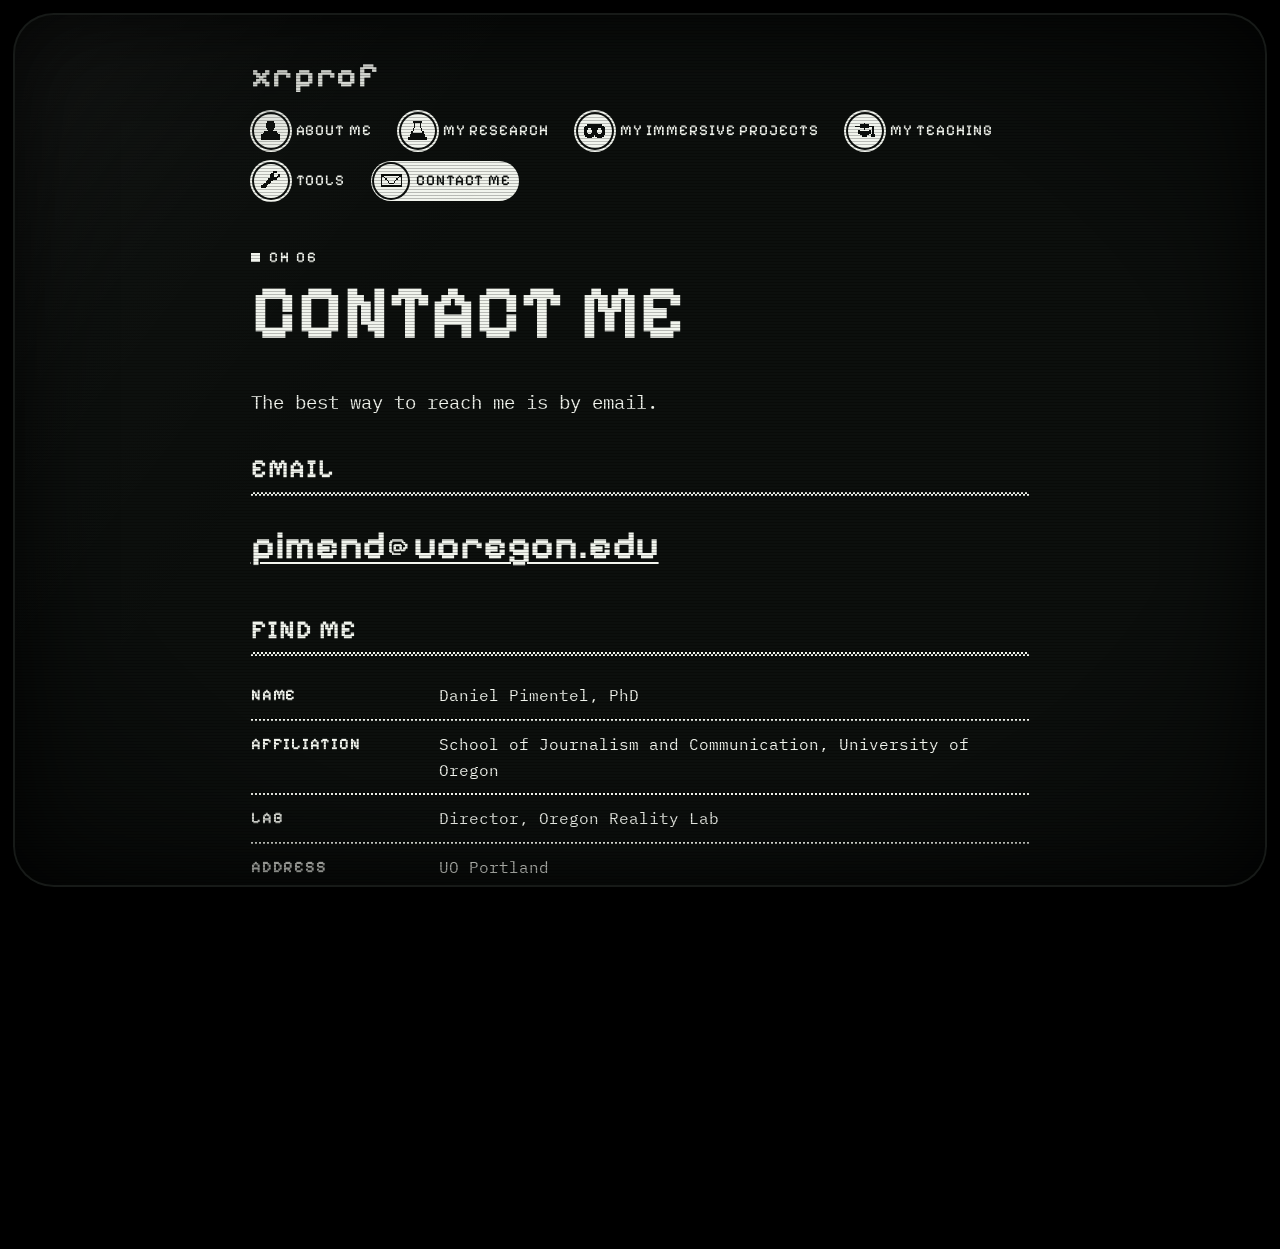
<file: contact-me/index.html>
<!DOCTYPE html>
<html lang="en">
<head>
<meta charset="utf-8">
<meta name="viewport" content="width=device-width, initial-scale=1">
<title>Contact Me | xrprof</title>
<meta name="description" content="Contact Daniel Pimentel at the University of Oregon in Portland.">
<meta name="theme-color" content="#000000">
<link rel="icon" href="../assets/favicon.svg" type="image/svg+xml">
<link rel="icon" href="../assets/favicon-32.png" sizes="32x32" type="image/png">
<link rel="apple-touch-icon" href="../assets/apple-touch-icon.png">
<meta property="og:type" content="website">
<meta property="og:site_name" content="xrprof">
<meta property="og:url" content="https://xrprof.org/contact-me/">
<meta property="og:title" content="Contact Me | xrprof">
<meta property="og:description" content="Contact Daniel Pimentel at the University of Oregon in Portland.">
<meta property="og:image" content="https://xrprof.org/assets/og.png">
<meta property="og:image:width" content="1200">
<meta property="og:image:height" content="630">
<meta property="og:image:alt" content="The xrprof home screen: the name floating on a pixel ocean, ringed by buoys, with a small sea turtle">
<meta name="twitter:card" content="summary_large_image">
<meta name="twitter:title" content="Contact Me | xrprof">
<meta name="twitter:description" content="Contact Daniel Pimentel at the University of Oregon in Portland.">
<meta name="twitter:image" content="https://xrprof.org/assets/og.png">
<link rel="preconnect" href="https://fonts.googleapis.com">
<link href="https://fonts.googleapis.com/css2?family=IBM+Plex+Mono:ital,wght@0,400;0,600;1,400&family=Pixelify+Sans:wght@500;700&display=swap" rel="stylesheet">
<link rel="stylesheet" href="../assets/site.css?v=00b70300">
</head>
<body>
<div class="tube" aria-hidden="true"></div>
<div class="page">
  <header class="top">
    <a class="mark" href="../" aria-label="xrprof home">xrprof</a>
    <nav aria-label="Sections">
      <ul class="buoys">
      <li><a href="../about-me/"><span class="disc"><svg class="ico" viewBox="0 0 15 15" aria-hidden="true" shape-rendering="crispEdges"><path fill="currentColor" d="M5 1h5v1h-5zM4 2h7v1h-7zM4 3h7v1h-7zM4 4h7v1h-7zM4 5h7v1h-7zM5 6h5v1h-5zM6 7h3v1h-3zM3 8h9v1h-9zM2 9h11v1h-11zM1 10h13v1h-13zM1 11h13v1h-13zM1 12h13v1h-13zM1 13h13v1h-13z"/></svg></span><span class="lbl">About Me</span></a></li>
      <li><a href="../my-research/"><span class="disc"><svg class="ico" viewBox="0 0 15 15" aria-hidden="true" shape-rendering="crispEdges"><path fill="currentColor" d="M4 1h7v1h-7zM5 2h1v1h-1zM9 2h1v1h-1zM5 3h1v1h-1zM9 3h1v1h-1zM5 4h1v1h-1zM9 4h1v1h-1zM5 5h1v1h-1zM9 5h1v1h-1zM4 6h1v1h-1zM10 6h1v1h-1zM4 7h1v1h-1zM10 7h1v1h-1zM3 8h1v1h-1zM11 8h1v1h-1zM3 9h9v1h-9zM2 10h11v1h-11zM2 11h11v1h-11zM1 12h13v1h-13zM1 13h13v1h-13z"/></svg></span><span class="lbl">My Research</span></a></li>
      <li><a href="../my-immersive-projects/"><span class="disc"><svg class="ico" viewBox="0 0 15 15" aria-hidden="true" shape-rendering="crispEdges"><path fill="currentColor" d="M2 3h11v1h-11zM1 4h13v1h-13zM0 5h15v1h-15zM0 6h3v1h-3zM5 6h5v1h-5zM12 6h3v1h-3zM0 7h2v1h-2zM6 7h3v1h-3zM13 7h2v1h-2zM0 8h2v1h-2zM6 8h3v1h-3zM13 8h2v1h-2zM0 9h3v1h-3zM5 9h5v1h-5zM12 9h3v1h-3zM0 10h15v1h-15zM1 11h6v1h-6zM8 11h6v1h-6zM2 12h4v1h-4zM9 12h4v1h-4z"/></svg></span><span class="lbl">My Immersive Projects</span></a></li>
      <li><a href="../my-teaching/"><span class="disc"><svg class="ico" viewBox="0 0 15 15" aria-hidden="true" shape-rendering="crispEdges"><path fill="currentColor" d="M7 2h1v1h-1zM4 3h7v1h-7zM1 4h13v1h-13zM4 5h7v1h-7zM13 5h1v1h-1zM7 6h1v1h-1zM13 6h1v1h-1zM3 7h1v1h-1zM11 7h1v1h-1zM13 7h1v1h-1zM3 8h9v1h-9zM13 8h1v1h-1zM3 9h9v1h-9zM13 9h1v1h-1zM4 10h7v1h-7zM12 10h3v1h-3zM6 11h3v1h-3zM12 11h3v1h-3z"/></svg></span><span class="lbl">My Teaching</span></a></li>
      <li><a href="../tools/"><span class="disc"><svg class="ico" viewBox="0 0 15 15" aria-hidden="true" shape-rendering="crispEdges"><path fill="currentColor" d="M9 1h3v1h-3zM8 2h2v1h-2zM7 3h3v1h-3zM13 3h1v1h-1zM7 4h3v1h-3zM12 4h2v1h-2zM7 5h6v1h-6zM6 6h6v1h-6zM5 7h4v1h-4zM4 8h4v1h-4zM3 9h4v1h-4zM2 10h4v1h-4zM1 11h4v1h-4zM1 12h3v1h-3z"/></svg></span><span class="lbl">Tools</span></a></li>
      <li><a href="../contact-me/" aria-current="page"><span class="disc"><svg class="ico" viewBox="0 0 15 15" aria-hidden="true" shape-rendering="crispEdges"><path fill="currentColor" d="M0 3h15v1h-15zM0 4h2v1h-2zM13 4h2v1h-2zM0 5h1v1h-1zM2 5h1v1h-1zM12 5h1v1h-1zM14 5h1v1h-1zM0 6h1v1h-1zM3 6h1v1h-1zM11 6h1v1h-1zM14 6h1v1h-1zM0 7h1v1h-1zM4 7h1v1h-1zM10 7h1v1h-1zM14 7h1v1h-1zM0 8h1v1h-1zM5 8h1v1h-1zM9 8h1v1h-1zM14 8h1v1h-1zM0 9h1v1h-1zM6 9h3v1h-3zM14 9h1v1h-1zM0 10h1v1h-1zM14 10h1v1h-1zM0 11h15v1h-15z"/></svg></span><span class="lbl">Contact Me</span></a></li>
      </ul>
    </nav>
  </header>

  <main>
    <p class="chan">CH 06</p>
    <h1>Contact Me</h1>
    <p class="lead">The best way to reach me is by email.</p>

    <section>
      <h2>Email</h2>
      <p><a class="big" href="mailto:pimend@uoregon.edu">pimend@uoregon.edu</a></p>
    </section>

    <section>
      <h2>Find me</h2>
      <dl class="kv">
        <div><dt>Name</dt><dd>Daniel Pimentel, PhD</dd></div>
        <div><dt>Affiliation</dt><dd>School of Journalism and Communication, University of Oregon</dd></div>
        <div><dt>Lab</dt><dd>Director, Oregon Reality Lab</dd></div>
        <div><dt>Address</dt><dd><address>UO Portland<br>2800 NE Liberty St.<br>Portland, OR 97211-5949</address></dd></div>
      </dl>
    </section>

    <section>
      <h2>Elsewhere</h2>
      <ul class="links">
        <li><a href="https://scholar.google.com/citations?user=r1F4HmwAAAAJ&amp;hl=en" rel="noopener">Google Scholar</a></li>
        <li><a href="https://xrbazaar.com/xrprof" rel="noopener">XR Bazaar</a></li>
        <li><a href="https://journalism.uoregon.edu/oregon-reality-lab" rel="noopener">Oregon Reality Lab</a></li>
        <li><a href="https://github.com/oregonrealitylab">GitHub</a></li>
        <li><a href="../assets/Pimentel-CV.pdf">CV (PDF)</a></li>
      </ul>
    </section>
  </main>

  <footer class="foot">
    <div class="swell" aria-hidden="true"></div>
    <a class="back" href="../">&larr; Back to the water</a>
    <p>&copy; 2026 Daniel Pimentel. xrprof.org</p>
  </footer>
</div>
<script src="../assets/site.js?v=00b70300"></script>
</body>
</html>
</file>
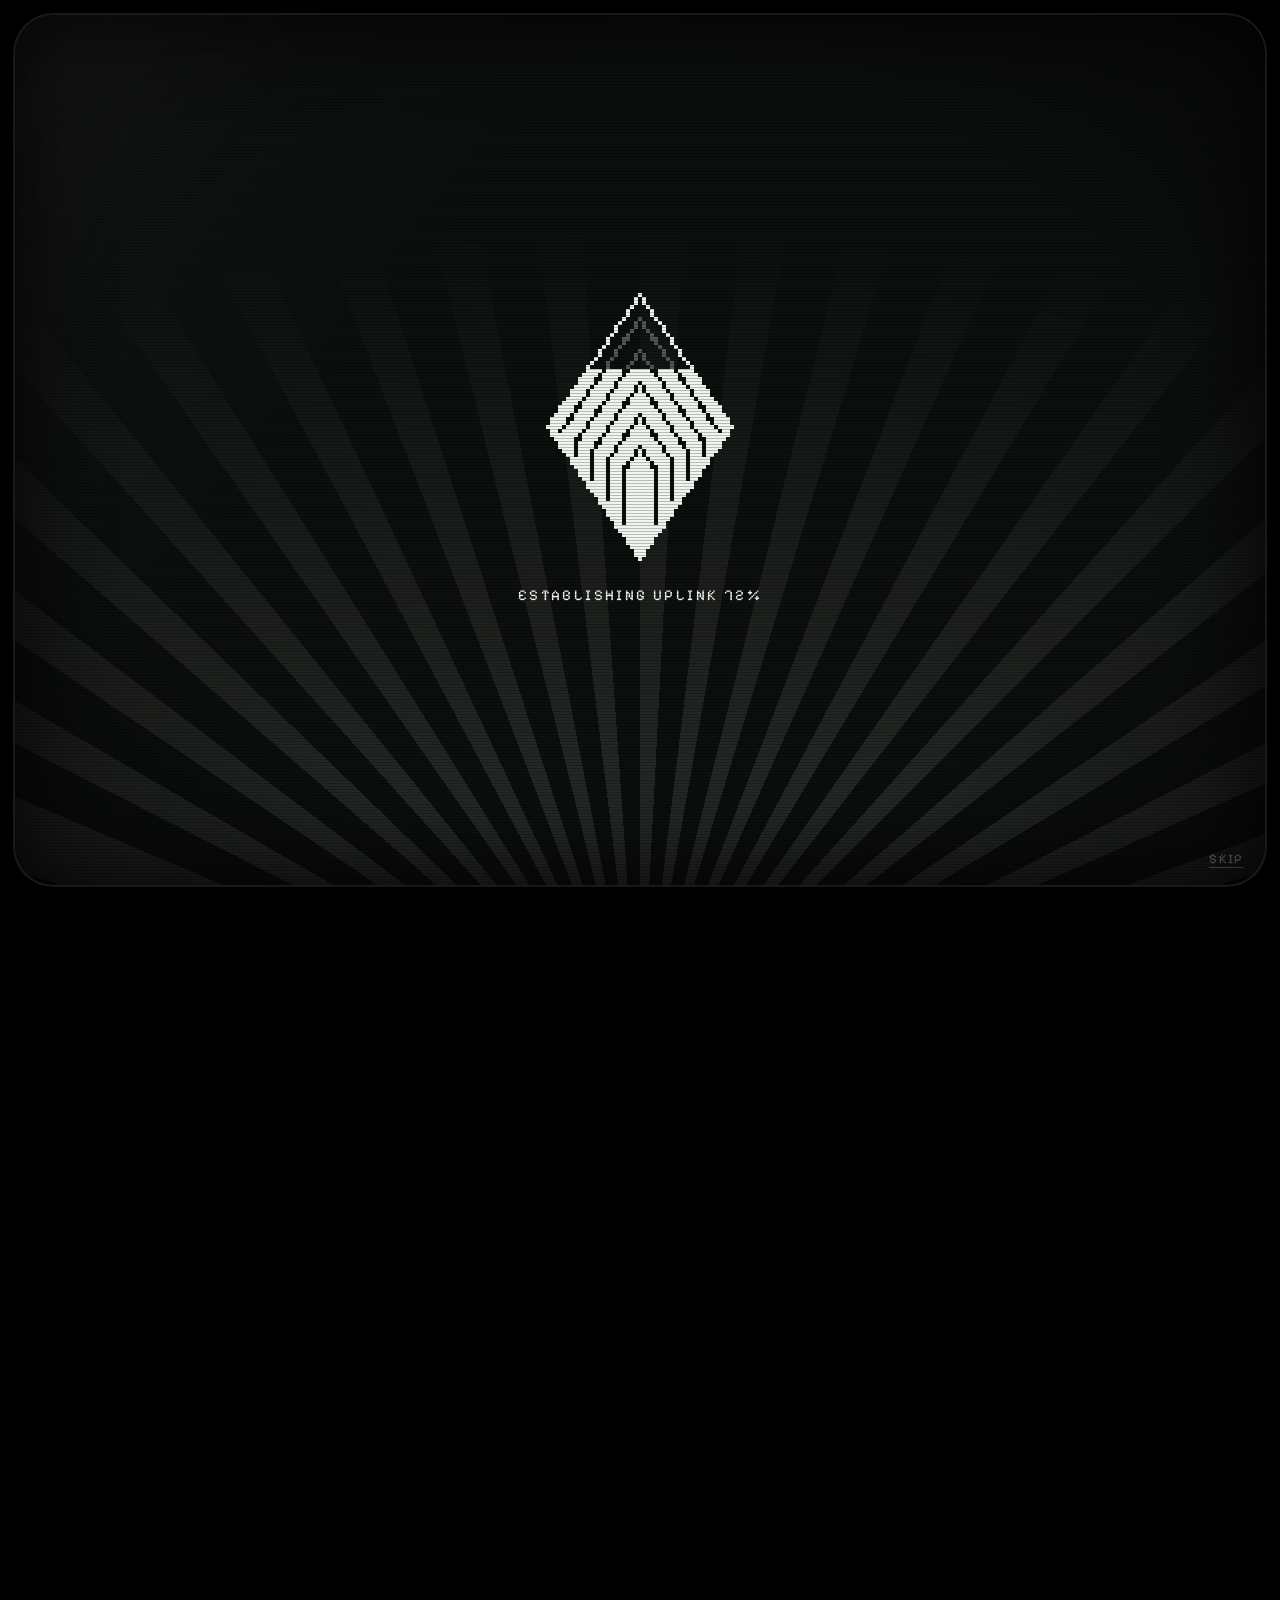
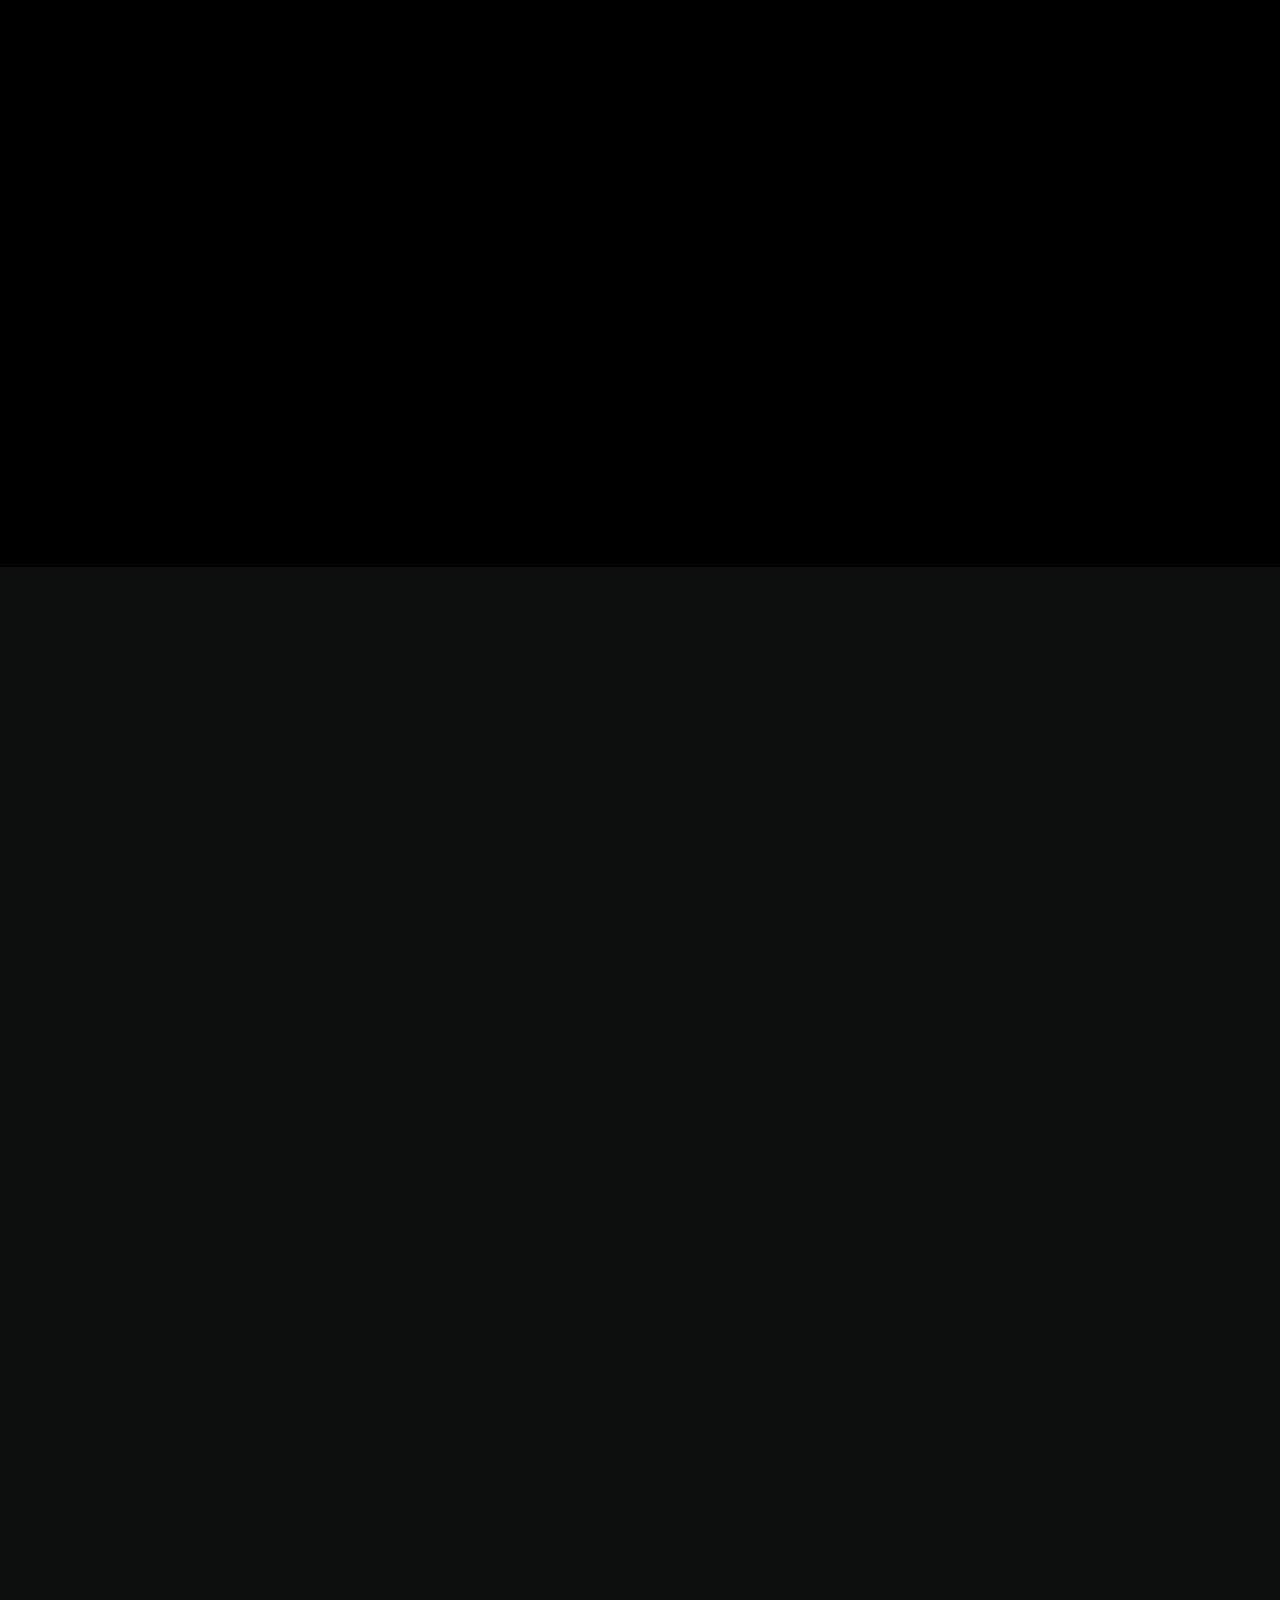
<file: deepcontact/index.html>
<!DOCTYPE html>
<html lang="en">
<head>
<meta charset="utf-8">
<meta name="viewport" content="width=device-width, initial-scale=1">
<title>Deep Contact | xrprof</title>
<meta name="description" content="Deep Contact: a wearable AR mystery for Specs, set aboard the Aquarius Research Base.">
<meta name="theme-color" content="#000000">
<link rel="icon" href="dc-icon-48.png" sizes="48x48" type="image/png">
<link rel="apple-touch-icon" href="dc-touch-icon.png">
<meta property="og:type" content="website">
<meta property="og:site_name" content="xrprof">
<meta property="og:url" content="https://xrprof.org/deepcontact/">
<meta property="og:title" content="Deep Contact | Thallas Corporation Expedition Portal">
<meta property="og:description" content="Deep Contact: a wearable AR mystery for Specs, set aboard the Aquarius Research Base.">
<meta property="og:image" content="https://xrprof.org/deepcontact/og-deepcontact.png">
<meta property="og:image:width" content="1200">
<meta property="og:image:height" content="630">
<meta property="og:image:alt" content="Deep Contact: the Thallas Corporation diamond beside pixel art of a submersible among giant tentacles">
<meta name="twitter:card" content="summary_large_image">
<meta name="twitter:title" content="Deep Contact | Thallas Corporation Expedition Portal">
<meta name="twitter:description" content="Deep Contact: a wearable AR mystery for Specs, set aboard the Aquarius Research Base.">
<meta name="twitter:image" content="https://xrprof.org/deepcontact/og-deepcontact.png">
<link rel="preconnect" href="https://fonts.googleapis.com">
<link href="https://fonts.googleapis.com/css2?family=IBM+Plex+Mono:ital,wght@0,400;0,600;1,400&family=Pixelify+Sans:wght@500;700&display=swap" rel="stylesheet">
<link rel="stylesheet" href="../assets/site.css?v=00b70300">
<script>/* Show the enrollment gate unless this visitor has already passed it in this browser session. */
try{if(sessionStorage.getItem('dc-access')!=='1')document.documentElement.classList.add('gated');}catch(e){document.documentElement.classList.add('gated');}</script>
<style>
/* Deep Contact. Layout idea: a Thallas Corp company terminal. The site's black-and-white CRT
   world, dressed in art deco: stepped frames, diamonds, chevrons and a sunburst. Colours and
   the tube come from site.css; this adds only what is particular to the game page. */
@font-face{font-family:"Thallas Deco";src:url(thallas-deco.ttf) format("truetype");font-display:swap}
:root{--deco:"Thallas Deco","Pixelify Sans","Courier New",monospace}
html.gated{overflow:hidden}
html.gated .page{visibility:hidden}
html.win-open{overflow:hidden}

/* ---------- Enrollment gate ---------- */
.gate{position:fixed;inset:0;z-index:9;background:var(--water);display:grid;place-items:center;padding:calc(var(--edge) + 20px);text-align:center;overflow:hidden}
/* The light bands: two interleaved fans of rays rising from below the screen. Each fan swells and
   fades slowly, out of step with the other, like searchlights behind a theatre marquee. */
.gate::before,.gate::after,.hero::before,.hero::after{content:"";position:absolute;inset:0;pointer-events:none;z-index:0;animation:rays 9s ease-in-out infinite}
.gate::before{background:repeating-conic-gradient(from -70deg at 50% 118%,rgba(242,245,238,.11) 0 3deg,transparent 3deg 14deg)}
.gate::after{background:repeating-conic-gradient(from -63deg at 50% 118%,rgba(242,245,238,.11) 0 3deg,transparent 3deg 14deg);animation-delay:-4.5s}
.gate::before,.gate::after{-webkit-mask-image:radial-gradient(120% 95% at 50% 118%,#000 35%,transparent 100%);mask-image:radial-gradient(120% 95% at 50% 118%,#000 35%,transparent 100%)}
.gate-in{position:relative;z-index:1}
@keyframes rays{0%,100%{opacity:.22}50%{opacity:1}}
@media (prefers-reduced-motion:reduce){.gate::before,.gate::after,.hero::before,.hero::after{animation:none;opacity:.45}}
.gate[hidden],#logo[hidden],.status[hidden]{display:none}
.gate.out{opacity:0;pointer-events:none;transition:opacity .5s steps(5)}
.gate-in{display:flex;flex-direction:column;align-items:center;gap:22px;max-width:640px}
#logo{width:min(188px,44vw);height:auto;image-rendering:pixelated;display:block}
.status{font-family:var(--display);font-size:15px;letter-spacing:.16em;text-transform:uppercase;min-height:1.6em;font-variant-numeric:tabular-nums}
.welcome{display:flex;flex-direction:column;align-items:center;gap:26px;animation:poweron .8s cubic-bezier(.2,.8,.2,1) both}
.welcome[hidden]{display:none}
.welcome h2{font-family:var(--deco);font-weight:400;font-size:clamp(46px,10vw,92px);line-height:1.05;letter-spacing:.04em;text-transform:uppercase;text-wrap:balance}
.welcome h2::after{display:none}
.skip{position:fixed;right:calc(var(--edge) + 18px);bottom:calc(var(--edge) + 14px);font-family:var(--display);font-size:13px;letter-spacing:.1em;text-transform:uppercase;
  background:none;border:0;color:var(--dim);cursor:pointer;text-decoration:underline;text-underline-offset:4px;padding:6px}
.skip:hover,.skip:focus-visible{color:var(--ink)}

/* ---------- Page ---------- */
.dc-top{display:flex;flex-wrap:wrap;align-items:center;justify-content:space-between;gap:14px 24px}
.dc-top .who{display:flex;align-items:center;gap:14px;font-family:var(--display);font-size:14px;letter-spacing:.12em;text-transform:uppercase}
.dia{flex:none;display:inline-block;width:14px;height:14px;transform:rotate(45deg);border:2px solid var(--ink);box-shadow:0 0 0 3px var(--water),0 0 0 5px var(--ink);margin:6px}
.hero{position:relative;display:grid;grid-template-columns:minmax(0,1.15fr) minmax(0,.85fr);gap:30px;align-items:center;padding:26px 0 8px}
.hero::before{background:repeating-conic-gradient(from -62deg at 34% 112%,rgba(242,245,238,.13) 0 3deg,transparent 3deg 14deg)}
.hero::after{background:repeating-conic-gradient(from -55deg at 34% 112%,rgba(242,245,238,.13) 0 3deg,transparent 3deg 14deg);animation-delay:-4.5s}
.hero>*{position:relative;z-index:1}
.hero h1{font-family:var(--deco);font-weight:400;font-size:clamp(64px,14vw,150px);line-height:.9;letter-spacing:.03em;text-transform:uppercase;outline:none;overflow-wrap:anywhere}
.hero .stack{min-width:0}
.kick{font-family:var(--display);font-size:14px;letter-spacing:.16em;text-transform:uppercase}
.frame{border:2px solid var(--ink);outline:2px solid var(--ink);outline-offset:5px;margin:7px;position:relative}
.frame img,.frame canvas{display:block;width:100%;height:auto;image-rendering:pixelated}
.frame::before,.frame::after{content:"";position:absolute;left:50%;width:16px;height:16px;margin-left:-8px;transform:rotate(45deg);background:var(--water);border:2px solid var(--ink);z-index:1}
.frame::before{top:-14px}.frame::after{bottom:-14px}
.dc section{gap:20px}
.dh{display:flex;flex-direction:column;align-items:center;gap:8px;text-align:center}
.dh h2{font-family:var(--deco);font-weight:400;font-size:clamp(42px,8.5vw,70px);letter-spacing:.05em}
.dh h2::after{display:none}
.rule{display:flex;align-items:center;gap:12px;width:100%}
.rmark{flex:none;height:44px;width:auto}
.rule::before,.rule::after{content:"";flex:1;height:8px;border-top:2px solid var(--ink);border-bottom:2px solid var(--ink)}
.dh .sub{font-family:var(--display);font-size:14px;letter-spacing:.18em;text-transform:uppercase;color:var(--dim)}
.intro{max-width:65ch;margin:0 auto;text-align:center}

/* ---------- Model viewers ---------- */
.viewer{display:flex;flex-direction:column;gap:12px;max-width:720px;width:100%;margin:0 auto}
.stage{position:relative;aspect-ratio:4/3;cursor:grab;touch-action:pan-y;user-select:none;-webkit-user-select:none}
.stage:active{cursor:grabbing}
.stage canvas{position:absolute;inset:0;width:100%;height:100%;image-rendering:pixelated;outline:none}
.stage canvas:focus-visible{outline:2px dashed var(--ink);outline-offset:-6px}
.spot{position:absolute;width:20px;height:20px;margin:-10px 0 0 -10px;padding:0;transform:rotate(45deg);background:var(--water);border:2px solid var(--ink);cursor:pointer;
  animation:spot 1.6s steps(1) infinite}
.spot::before{content:"";position:absolute;inset:4px;background:var(--ink)}
.spot::after{content:"";position:absolute;inset:-13px}
.spot.behind{opacity:.4}
.spot:hover,.spot:focus-visible{background:var(--ink);outline:none;box-shadow:0 0 0 3px var(--water),0 0 0 5px var(--ink),0 0 18px 8px rgba(242,245,238,.5);animation:none}
.spot:hover::before,.spot:focus-visible::before{background:var(--water)}
@keyframes spot{50%{box-shadow:0 0 0 3px var(--water),0 0 0 5px var(--ink)}}
.vctl{display:flex;flex-wrap:wrap;align-items:center;justify-content:space-between;gap:8px 14px;font-family:var(--display);font-size:13px;letter-spacing:.1em;text-transform:uppercase;color:var(--dim)}
.mini{font:inherit;letter-spacing:inherit;text-transform:inherit;color:var(--ink);background:var(--water);border:2px solid var(--ink);padding:3px 10px;cursor:pointer}
.mini:hover,.mini[aria-pressed="true"]{background:var(--ink);color:var(--water)}
.mini:focus-visible{outline:2px dashed var(--ink);outline-offset:4px}
.toggle{display:flex;justify-content:center;font-family:var(--display);font-size:15px;letter-spacing:.1em;text-transform:uppercase}
.toggle .mini{padding:6px 16px}
.toggle .mini+.mini{border-left:0}

/* ---------- Cards ---------- */
.people{display:grid;grid-template-columns:repeat(auto-fit,minmax(170px,1fr));gap:18px}
.pcard{border:2px solid var(--ink);padding:12px;display:flex;flex-direction:column;gap:10px;min-width:0}
.pcard h3{font-size:19px}
.pcard .role{font-family:var(--display);font-size:13px;letter-spacing:.12em;text-transform:uppercase;color:var(--dim)}
.pcard .mini{margin-top:auto;align-self:flex-start}
/* the Register button asks for attention: a diamond either side and a border that pulses */
.pcard .cta-reg{display:inline-flex;align-items:center;gap:9px;padding:6px 11px;max-width:100%;font-weight:700;animation:regpulse 1.6s ease-in-out infinite}
.cta-reg .gem{display:block;width:7px;height:7px;background:currentColor;transform:rotate(45deg);flex:none}
@keyframes regpulse{0%,100%{box-shadow:0 0 0 0 var(--ink)}50%{box-shadow:0 0 0 4px var(--ink),0 0 18px 4px rgba(242,245,238,.35)}}
.slot-btn{font:inherit;color:inherit;padding:0;cursor:pointer;width:100%}
.slot-btn:hover span{background:var(--ink);color:var(--water)}
.slot-btn:focus-visible{outline:2px dashed var(--ink);outline-offset:4px}
#you-card.done .cta-reg{animation:none}
@media (prefers-reduced-motion:reduce){.pcard .cta-reg{animation:none;box-shadow:0 0 0 3px var(--ink)}#you-card.done .cta-reg{box-shadow:none}}
.slot{aspect-ratio:3/4;border:2px solid var(--ink);background:var(--dither);display:grid;place-items:center;overflow:hidden}
.slot span{background:var(--water);padding:3px 9px;font-family:var(--display);font-size:13px;letter-spacing:.1em;text-transform:uppercase}
.slot img{width:100%;height:100%;object-fit:cover;image-rendering:pixelated}

/* ---------- Retro pop-up window ---------- */
.win-back{position:fixed;inset:0;z-index:20;display:grid;place-items:center;padding:calc(var(--edge) + 12px);background:rgba(0,0,0,.82);overflow:auto}
.win{width:min(760px,100%);background:var(--water);border:2px solid var(--ink);box-shadow:0 0 0 2px var(--water),0 0 0 4px var(--ink),0 0 46px rgba(220,255,235,.14);
  animation:poweron .5s cubic-bezier(.2,.8,.2,1) both}
.win-bar{display:flex;align-items:center;gap:10px;background:var(--ink);color:var(--water);padding:5px 6px;font-family:var(--display);font-weight:700;font-size:14px;letter-spacing:.1em;text-transform:uppercase}
.win-x{flex:none;width:28px;height:28px;border:2px solid var(--water);background:var(--ink);color:var(--water);font:700 15px var(--display);cursor:pointer;line-height:1}
.win-x:hover,.win-x:focus-visible{background:var(--water);color:var(--ink);outline:none}
.win-deco{flex:1;min-width:20px;height:12px;background:repeating-linear-gradient(to bottom,var(--water) 0 2px,transparent 2px 4px)}
.win-body{padding:18px;display:flex;flex-direction:column;gap:14px;max-height:72vh;overflow:auto}
.win-body h3{font-family:var(--deco);font-weight:400;font-size:44px;line-height:1;letter-spacing:.05em;text-transform:uppercase}
.cols{display:grid;grid-template-columns:minmax(120px,230px) minmax(0,1fr);gap:18px;align-items:start}
.cols .text{display:flex;flex-direction:column;gap:12px}
.term{font-size:14px;line-height:1.7;min-height:250px;white-space:pre-wrap;overflow-wrap:anywhere}
.term .cur::after{content:"\2588";animation:blink 1s steps(1) infinite}
.granted{display:block;margin-top:14px;font-family:var(--deco);font-size:clamp(38px,8vw,60px);line-height:1.1;letter-spacing:.08em;text-transform:uppercase;text-align:center;background:var(--ink);color:var(--water);padding:6px;animation:blink .5s steps(1) 3}
.tmark{height:46px;width:auto;flex:none}
.who{flex-wrap:nowrap}
.tname{min-width:0;line-height:1.35}
/* the way home: a white block with a black X that inverts under the pointer */
.xhome{flex:none;display:grid;place-items:center;width:46px;height:38px;background:var(--ink);color:var(--water);border:2px solid var(--ink);font-family:var(--display);font-weight:700;font-size:22px;line-height:1;text-decoration:none}
.xhome:hover,.xhome:focus-visible{background:var(--water);color:var(--ink)}
.xhome:focus-visible{outline:2px dashed var(--ink);outline-offset:4px}
/* ---------- Enrollment terminal: the glasses above the log ---------- */
.boot{display:flex;flex-direction:column;gap:10px}
.boot-v{align-self:center;width:min(100%,300px,34vh*4/3)}
.boot-v .stage{position:relative;aspect-ratio:4/3;border:2px solid var(--ink)}
.boot-v canvas{display:block;width:100%;height:100%;image-rendering:pixelated}
.boot-say{margin:0;text-align:center;font-family:var(--display);font-size:13px;letter-spacing:.14em;text-transform:uppercase;color:var(--ink)}
.boot-say .dots::after{content:"";animation:dots 1.2s steps(4) infinite}
@keyframes dots{0%{content:""}25%{content:"."}50%{content:".."}75%{content:"..."}}
.boot-bar{display:flex;align-items:center;gap:10px;font-family:var(--display);font-size:14px;letter-spacing:.08em}
.boot-bar .track{flex:1;height:16px;border:2px solid var(--ink);padding:2px}
.boot-bar i{display:block;height:100%;width:0;background:repeating-linear-gradient(90deg,var(--ink) 0 8px,transparent 8px 10px)}
.boot-bar b{min-width:3.2em;text-align:right;font-weight:700}
.boot .term{min-height:0;height:10.5em;overflow-y:auto}
@media (prefers-reduced-motion:reduce){.boot-say .dots::after{animation:none;content:"..."}}
/* ---------- Welcome video ---------- */
.btn.big{font-size:clamp(17px,2.6vw,22px);padding:14px 26px;cursor:pointer}
.film{position:relative;align-self:center;width:min(100%,56vh,520px);aspect-ratio:1;border:2px solid var(--ink);background:var(--void);cursor:pointer;overflow:hidden}
.film canvas,.film video{position:absolute;inset:0;width:100%;height:100%}
.film canvas{image-rendering:pixelated}
.film video{opacity:0}
.film.raw video{opacity:1}
.film.raw canvas{visibility:hidden}
.film-ctl{display:flex;flex-wrap:wrap;align-items:center;gap:10px;font-family:var(--display);font-size:13px;letter-spacing:.1em;text-transform:uppercase}
.film-ctl input{flex:1;min-width:120px;accent-color:var(--ink)}
.film-ctl .mini{padding:5px 12px;min-width:74px}
.film-raw{display:flex;align-items:center;gap:8px;font-size:13px;color:var(--dim);cursor:pointer;align-self:center}
.film-raw input{accent-color:var(--ink);width:16px;height:16px}
/* ---------- Registration: camera, form, ID card ---------- */
.cam{position:relative}
.cam canvas{position:absolute;inset:0;width:100%;height:100%;image-rendering:pixelated}
.cam .cam-msg{position:relative}
.cam .count{position:absolute;inset:0;display:grid;place-items:center;font-family:var(--deco);font-weight:400;font-size:120px;color:var(--ink);text-shadow:4px 4px 0 var(--water),-4px -4px 0 var(--water),4px -4px 0 var(--water),-4px 4px 0 var(--water)}
.cam .count[hidden]{display:none}
.cam.flash::after{content:"";position:absolute;inset:0;background:var(--ink)}
.cam-row{display:flex;flex-wrap:wrap;gap:8px;font-family:var(--display);font-size:14px;letter-spacing:.1em;text-transform:uppercase}
.cam-row .mini{padding:6px 12px}
.id-row{justify-content:center;gap:16px}
.fine{font-size:12.5px;line-height:1.5;color:var(--dim)}
.reg form{gap:12px}
.reg label small{font-size:inherit;letter-spacing:.06em;opacity:.7}
.reg label{display:flex;flex-direction:column;gap:4px;font-family:var(--display);font-size:13px;letter-spacing:.12em;text-transform:uppercase;color:var(--dim)}
.win [hidden]{display:none!important}
.reg input:not([type=file]){font:inherit;font-size:16px;letter-spacing:0;text-transform:none;color:var(--ink);background:var(--water);border:2px solid var(--ink);border-radius:0;padding:7px 9px;width:100%;min-width:0}
.reg input:focus-visible{outline:2px dashed var(--ink);outline-offset:3px}
.reg label.mini{flex-direction:row;color:var(--ink);font-size:14px}
.reg label.mini:focus-within{outline:2px dashed var(--ink);outline-offset:4px}
.btn:disabled{opacity:.4;cursor:not-allowed}
.btn:disabled:hover{background:var(--ink);color:var(--water)}
.idcard{align-self:center;width:min(340px,100%);aspect-ratio:3/4;border:2px solid var(--ink);box-shadow:0 0 32px rgba(220,255,235,.16);overflow:hidden}
.idcard img{display:block;width:100%;height:100%;image-rendering:pixelated}
.idcard.print img{animation:print 1.8s steps(24) both}
@keyframes print{from{clip-path:inset(0 0 100% 0)}to{clip-path:inset(0 0 0 0)}}
.cta{display:flex;flex-direction:column;align-items:center;gap:14px;text-align:center}
.foot .mini{align-self:flex-start;font-family:var(--display);font-size:13px;letter-spacing:.1em;text-transform:uppercase}
@media (max-width:700px){.hero{grid-template-columns:1fr}.hero .frame{max-width:340px}}
@media (max-width:560px){.cols{grid-template-columns:1fr}.cols .slot{max-width:200px}}
@media (prefers-reduced-motion:reduce){.welcome,.win,.spot,.granted,.term .cur::after{animation:none}.gate.out{transition:none}}
</style>
</head>
<body class="dc">
<div class="tube" aria-hidden="true"></div>

<!-- Enrollment gate: logo fills as a loading bar, dissolves, then the welcome and the Enroll button. -->
<div class="gate" id="gate" hidden>
  <div class="gate-in">
    <canvas id="logo" width="47" height="67" role="img" aria-label="Thallas Corp logo, loading"></canvas>
    <p class="status" id="status" aria-live="polite">Establishing uplink 0%</p>
    <div class="welcome" id="welcome" hidden>
      <h2>Welcome to Thallas Corp</h2>
      <button type="button" class="btn" id="enroll">Enroll in Expedition Deep Contact</button>
    </div>
  </div>
  <button type="button" class="skip" id="skip">Skip</button>
</div>

<div class="page">
  <header class="dc-top">
    <div class="who"><a class="xhome" href="../" aria-label="Leave Deep Contact: back to xrprof home" title="Back to xrprof home">X</a><img class="tmark" src="thallas-mark.png" width="139" height="184" alt=""><span class="tname">Thallas Corporation - A Global Leader in AI Systems</span></div>
    <a class="btn" href="https://lenses.specs.com/lens/com.example.deepcontact2026?category=learn" rel="noopener">Try it on SPECS</a>
  </header>

  <main>
    <section class="hero">
      <div class="stack">
        <p class="kick">Expedition Portal</p>
        <h1 id="title" tabindex="-1">Deep Contact</h1>
        <!-- EDIT: the tagline. -->
        <p class="lead">Welcome to Thallas Corp. Aquarius Research Base, a state-of-the-art deep-sea research facility. You&rsquo;ll be using the latest in wearable AR technology - SPECS - to embark on your mission. Please review the expedition materials before transiting to base.</p>
      </div>
      <div class="frame"><img src="dc-key.png" width="504" height="504" alt="Deep Contact key art: a submersible with glowing lamps between two tentacles, in pixel art"></div>
    </section>

    <!-- ============ Aquarius Research Base ============ -->
    <section id="base">
      <header class="dh">
        <div class="rule"><img class="rmark" src="thallas-mark.png" width="139" height="184" alt=""></div>
        <h2>Aquarius Research Base</h2>
        <p class="sub">A modern Atlantis</p>
      </header>
      <p class="intro">The state-of-the-art underwater research facility hosts interdisciplinary scientists, like you, to study the wonders of our ocean.</p>
      <div class="cta"><button type="button" class="btn big" id="watch"><span aria-hidden="true">&#9654;&ensp;</span>Watch Welcome Video</button></div>
      <div class="viewer" id="v-base">
        <div class="frame"><div class="stage"><canvas width="240" height="180" tabindex="0" aria-label="Rotatable model of the Aquarius Research Base. Use the left and right arrow keys to turn it."></canvas></div></div>
        <div class="vctl"><button type="button" class="mini" data-turn="-1">&#9664; Turn</button><span>Drag to rotate · tap a diamond</span><button type="button" class="mini" data-turn="1">Turn &#9654;</button></div>
      </div>
    </section>

    <!-- ============ Equipment ============ -->
    <section id="equipment">
      <header class="dh">
        <div class="rule"><img class="rmark" src="thallas-mark.png" width="139" height="184" alt=""></div>
        <h2>Equipment</h2>
        <p class="sub" id="eq-sub">Submersible: Unmanned Underwater Surveying Vehicle</p>
      </header>
      <div class="toggle" role="group" aria-label="Choose equipment">
        <button type="button" class="mini" data-model="sub" aria-pressed="true">Submersible</button>
        <button type="button" class="mini" data-model="gun" aria-pressed="false">Tracking Projector</button>
      </div>
      <div class="viewer" id="v-eq">
        <div class="frame"><div class="stage"><canvas width="240" height="180" tabindex="0" aria-label="Rotatable model of the selected equipment. Use the left and right arrow keys to turn it."></canvas></div></div>
        <div class="vctl"><button type="button" class="mini" data-turn="-1">&#9664; Turn</button><span>Drag to rotate · tap a diamond</span><button type="button" class="mini" data-turn="1">Turn &#9654;</button></div>
      </div>
    </section>

    <!-- ============ Personnel ============ -->
    <!-- ============ Target Specimen ============ -->
    <section id="specimen">
      <header class="dh">
        <div class="rule"><img class="rmark" src="thallas-mark.png" width="139" height="184" alt=""></div>
        <h2>Target Specimen</h2>
        <p class="sub">Octopus</p>
      </header>
      <!-- EDIT: to introduce the octopus, add a line here: <p class="intro">Your sentence.</p> -->
      <div class="viewer" id="v-oct">
        <div class="frame"><div class="stage"><canvas width="240" height="180" tabindex="0" aria-label="Rotatable model of the octopus, swimming in a loop. Use the left and right arrow keys to turn it."></canvas></div></div>
        <div class="vctl"><button type="button" class="mini" data-turn="-1">&#9664; Turn</button><span>Drag to rotate · tap a diamond</span><button type="button" class="mini" data-turn="1">Turn &#9654;</button></div>
      </div>
    </section>

    <section id="personnel">
      <header class="dh">
        <div class="rule"><img class="rmark" src="thallas-mark.png" width="139" height="184" alt=""></div>
        <h2>Personnel</h2>
      </header>
      <!-- EDIT: to add a portrait, replace the <span> in a slot with <img src="your-file.png" alt="..."> (3:4). -->
      <div class="people">
        <article class="pcard">
          <div class="slot"><img src="dc-flores.png" width="504" height="672" alt="Dr. Flores, in a lab coat, looking up"></div>
          <h3>Dr. Flores</h3><p class="role">Lead Marine Researcher</p>
          <button type="button" class="mini" data-file="p-flores">Open file</button>
        </article>
        <article class="pcard">
          <div class="slot"><img src="dc-givens.png" width="504" height="672" alt="Thaddeus Givens, in a suit, before an arched window"></div>
          <h3>Thaddeus Givens</h3><p class="role">CEO, Thallas Corp.</p>
          <button type="button" class="mini" data-file="p-givens">Open file</button>
        </article>
        <article class="pcard">
          <div class="slot"><img src="dc-quark.png" width="504" height="672" alt="Quark, a round hovering drone with a dot-matrix face"></div>
          <h3>Quark</h3><p class="role">The robot</p>
          <button type="button" class="mini" data-file="p-quark">Open file</button>
        </article>
        <article class="pcard" id="you-card">
          <button type="button" class="slot slot-btn" id="register-photo" aria-label="Add your ID photo: open registration"><span>Add Your ID Photo</span></button>
          <h3>Visiting Professor</h3><p class="role">Registration Pending</p>
          <button type="button" class="mini cta-reg" id="register"><i class="gem" aria-hidden="true"></i>Register<i class="gem" aria-hidden="true"></i></button>
        </article>
      </div>
    </section>

    <!-- ============ Credits ============ -->
    <section id="credits">
      <header class="dh">
        <div class="rule"><img class="rmark" src="thallas-mark.png" width="139" height="184" alt=""></div>
        <h2>Credits</h2>
      </header>
      <div class="people">
        <article class="pcard">
          <div class="slot"><img src="dc-pimentel.png" width="504" height="672" alt="Pixel-art portrait of Daniel Pimentel"></div>
          <h3>Dr. Daniel Pimentel</h3><p class="role">Lead Developer</p>
          <button type="button" class="mini" data-file="c-pimentel">Open file</button>
        </article>
        <article class="pcard">
          <div class="slot"><img src="dc-sirintip.png" width="504" height="672" alt="Pixel-art portrait of Sirintip"></div>
          <h3>Sirintip</h3><p class="role">Music</p>
          <button type="button" class="mini" data-file="c-sirintip">Open file</button>
        </article>
        <article class="pcard">
          <div class="slot"><img src="dc-specs.png" width="504" height="672" alt="A pair of thick-framed glasses on a reflective surface"></div>
          <h3>SPECS</h3><p class="role">Underwriting partner</p>
          <button type="button" class="mini" data-file="c-specs">Open file</button>
        </article>
      </div>
    </section>

    <section class="cta">
      <div class="rule"><img class="rmark" src="thallas-mark.png" width="139" height="184" alt=""></div>
      <a class="btn" href="https://lenses.specs.com/lens/com.example.deepcontact2026?category=learn" rel="noopener">Try it on SPECS</a>
    </section>
    <noscript><p class="intro">The rotating models and pop-up files on this page need JavaScript.</p></noscript>
  </main>

  <footer class="foot">
    <div class="swell" aria-hidden="true"></div>
    <a class="back" href="../">&larr; Back to xrprof</a>
    <p>The enrollment terminal is part of the fiction. It reads only what your browser already shares with any page (time zone, language, screen size). Nothing is stored or sent anywhere.</p>
    <button type="button" class="mini" id="replay">Replay enrollment</button>
    <p>&copy; 2026 Daniel Pimentel. xrprof.org</p>
  </footer>
</div>

<!-- ====================================================================================
     POP-UP FILES. One <template> per pop-up, named "file-" plus the id used by a diamond or
     an "Open file" button. Each has a header, a 3:4 image slot on the left and text on the right.
     EDIT: replace the text in [square brackets]; to add a picture, replace the <span> in the
     slot with <img src="your-file.png" alt="...">. data-bar is the window's title bar.
     ==================================================================================== -->
<template id="file-base-1" data-bar="Aquarius Research Base // Reconnaissance">
  <h3>Reconnaissance</h3>
  <div class="cols"><div class="slot"><img src="dc-poster-zones.png" width="504" height="672" alt="Poster: Dive deep into the mesopelagic zone"></div>
  <div class="text"><p>Scientists pilot a remotely operated sub (ROV) across the seafloor here, searching for tool fragments thought to have been made by an intelligent species of octopus.</p></div></div>
</template>
<template id="file-base-2" data-bar="Aquarius Research Base // Symbology">
  <h3>Symbology</h3>
  <div class="cols"><div class="slot"><img src="dc-poster-language.png" width="504" height="672" alt="Poster: If the ocean spoke, what would it say?"></div>
  <div class="text"><p>Ongoing research suggests that symbols found throughout nearshore environments and caves are part of a visual language for a specific species of octopus. Scientists are working to decode their meaning.</p></div></div>
</template>
<template id="file-base-3" data-bar="Aquarius Research Base // Telemetry">
  <h3>Telemetry</h3>
  <div class="cols"><div class="slot"><img src="dc-poster-telemetry.png" width="504" height="672" alt="Poster: Tag creatures with marine telemetry"></div>
  <div class="text"><p>Researchers here tag marine animals with Thallas sensors whose pings show their movements, feeding and social behaviour, and they now aim to tag the octopus itself.</p></div></div>
</template>
<template id="file-sub-1" data-bar="Equipment // Submersible // Hydrophone Sonar Array">
  <h3>Hydrophone Sonar Array</h3>
  <div class="cols"><div class="slot"><img src="dc-sub-sonar.png" width="504" height="672" alt="Close view of the submersible hull: round ports, a lamp and a hatch"></div>
  <div class="text"><p>A ring of underwater microphones along the hull sends out sonar pulses and listens for their echoes, mapping the seafloor in real time while Thallas AI picks out animal calls from the background noise of the deep.</p></div></div>
</template>
<template id="file-sub-2" data-bar="Equipment // Submersible // Targeted Extraction System">
  <h3>Targeted Extraction System</h3>
  <div class="cols"><div class="slot"><img src="dc-sub-extract.png" width="504" height="672" alt="The submersible hovering over the seafloor, a beam from its belly lifting particles"></div>
  <div class="text"><p>The submersible picks out a single point of interest on the seafloor and collects only what scientists need from it, then seals each sample away so it reaches the lab undisturbed.</p></div></div>
</template>
<template id="file-gun-1" data-bar="Equipment // Tracking Projector // GPS Tracking Dart">
  <h3>GPS Tracking Dart</h3>
  <div class="cols"><div class="slot"><img src="dc-gun-dart.png" width="504" height="672" alt="Close view of the tracking dart at the tip of the projector"></div>
  <div class="text"><p>Each dart carries a small biotag that clings to the creature&rsquo;s skin and reports its position live to the research base, recording every movement, feeding stop and social encounter.</p></div></div>
</template>
<template id="file-gun-2" data-bar="Equipment // Tracking Projector // Pneumatic Launch Chamber">
  <h3>Pneumatic Launch Chamber</h3>
  <div class="cols"><div class="slot"><img src="dc-gun-chamber.png" width="504" height="672" alt="Close view of the projector body, marked Thallas Corp"></div>
  <div class="text"><p>A cartridge of compressed gas powers the shot, and pulling back the handle loads the chamber with more pressure, so the gas can drive the dart through the water without hurting the creature.</p></div></div>
</template>
<template id="file-oct-1" data-bar="Target Specimen // Chromatophores">
  <h3>Chromatophores</h3>
  <div class="cols"><div class="slot"><img src="dc-oct-chroma.png" width="504" height="672" alt="Microscope view of octopus skin chromatophores"></div>
  <div class="text"><p>Thousands of tiny pigment sacs in the skin stretch and shrink in a fraction of a second, letting the octopus blend into its surroundings. Our research suggests these shifting patterns may also be a form of language.</p></div></div>
</template>
<template id="file-oct-2" data-bar="Target Specimen // Visual Language">
  <h3>Visual Language</h3>
  <div class="cols"><div class="slot"><img src="dc-oct-ink.png" width="504" height="672" alt="ROV camera view of the octopus beside a curling cloud of ink"></div>
  <div class="text"><p>Octopuses are known to release clouds of ink to escape predators. This one shapes its ink into deliberate forms and visual symbols, a behavior never recorded before that may be a way of communicating.</p></div></div>
</template>
<template id="file-oct-3" data-bar="Target Specimen // Decentralized Nervous System">
  <h3>Decentralized Nervous System</h3>
  <div class="cols"><div class="slot"><img src="dc-oct-arms.png" width="504" height="672" alt="ROV camera view of an octopus arm holding a shell while another grips a pipe"></div>
  <div class="text"><p>About two-thirds of an octopus&rsquo;s neurons sit in its arms rather than its brain, so each arm can touch, taste and make decisions on its own. In effect, the creature thinks with its whole body.</p></div></div>
</template>
<template id="file-p-flores" data-bar="Personnel // Dr. Flores">
  <h3>Dr. Flores</h3>
  <div class="cols"><div class="slot"><img src="dc-flores.png" width="504" height="672" alt="Dr. Flores, in a lab coat, looking up"></div>
  <div class="text"><p>Lead Marine Researcher.</p><p>A world-renowned marine scientist and conservationist, Dr. Flores has spent months in Aquarius Research Base studying social interactions among octopuses. Now a recluse, little is known about the work she is conducting on base.</p></div></div>
</template>
<template id="file-p-givens" data-bar="Personnel // Thaddeus Givens">
  <h3>Thaddeus Givens</h3>
  <div class="cols"><div class="slot"><img src="dc-givens.png" width="504" height="672" alt="Thaddeus Givens, in a suit, before an arched window"></div>
  <div class="text"><p>CEO, Thallas Corp.</p><p>The founder and CEO of Thallas Corp., a global leader in AI systems, built Aquarius Research Base as a modern-day Atlantis to invest in marine scientific discovery and conservation.</p></div></div>
</template>
<template id="file-p-quark" data-bar="Personnel // Quark">
  <h3>Quark</h3>
  <div class="cols"><div class="slot"><img src="dc-quark.png" width="504" height="672" alt="Quark, a round hovering drone with a dot-matrix face"></div>
  <div class="text"><p>Quark is a Thallas Corp. assistance drone designated for use within Aquarius Research Base. It facilitates training, assists scientists on key missions, and has advanced human and non-human translation capabilities.</p></div></div>
</template>
<template id="file-c-pimentel" data-bar="Credits // Dr. Daniel Pimentel">
  <h3>Dr. Daniel Pimentel</h3>
  <div class="cols"><div class="slot"><img src="dc-pimentel.png" width="504" height="672" alt="Pixel-art portrait of Daniel Pimentel"></div>
  <div class="text"><p>Dr. Danny Pimentel is an Associate Professor and Director of the University of Oregon&rsquo;s Reality Lab in Portland, Oregon. He is also a Visiting Professor at OceanX, Ambassador at Specs, and serves on the Science &amp; Technology Advisory Council at The Hydrous.</p><p><a href="../about-me/">About Daniel</a></p></div></div>
</template>
<template id="file-c-sirintip" data-bar="Credits // Sirintip">
  <h3>Sirintip</h3>
  <div class="cols"><div class="slot"><img src="dc-sirintip.png" width="504" height="672" alt="Pixel-art portrait of Sirintip"></div>
  <div class="text"><p>Sirintip (Sirintip Phasuk) is a New York-based Swedish-Thai singer, composer, producer, and interdisciplinary research artist whose work blends jazz, avant-pop, electronic, Thai traditional, and classical music. Born in Bangkok, Thailand and raised in Sweden, her music and performances frequently explore themes of climate science, nature, identity, empathy, and sustainability.</p><p><a href="https://www.sirintipofficial.com/epk" rel="noopener">sirintipofficial.com</a></p></div></div>
</template>
<template id="file-c-specs" data-bar="Credits // SPECS">
  <h3>SPECS</h3>
  <div class="cols"><div class="slot"><img src="dc-specs.png" width="504" height="672" alt="A pair of thick-framed glasses on a reflective surface"></div>
  <div class="text"><p>Deep Contact was made with the support of SPECS.</p><p><a href="https://www.specs.com/" rel="noopener">specs.com</a></p></div></div>
</template>

<script src="../assets/site.js?v=00b70300"></script>
<script src="dc-base.js?v=00b70300"></script>  <!-- the research base mesh, converted from the game's own 3D model, on an octagonal base -->
<script src="dc-sub.js?v=00b70300"></script>
<script src="dc-gun.js?v=00b70300"></script>
<script src="dc-specs.js?v=00b70300"></script>   <!-- the glasses mesh, converted from the supplied 3D model -->
<script src="dc-octo.js?v=00b70300"></script>  <!-- the octopus mesh and its swim loop, converted from the game's own animated 3D model -->   <!-- the dart gun mesh, converted from the game's own 3D model -->   <!-- the submersible mesh, converted from the game's own 3D model -->
<script>
(function(){
'use strict';
var root=document.documentElement;
var still=window.matchMedia&&matchMedia('(prefers-reduced-motion: reduce)').matches;
function $(id){return document.getElementById(id);}

/* ================= Retro pop-up window ================= */
var back=null, lastFocus=null, onClose=null;
function closeWin(){
  if(!back)return;
  var cb=onClose; onClose=null;
  back.remove(); back=null; root.classList.remove('win-open');
  if(lastFocus&&document.contains(lastFocus))lastFocus.focus();
  if(cb)cb();
}
function openWin(bar,node,closed){
  closeWin();
  lastFocus=document.activeElement;
  back=document.createElement('div'); back.className='win-back';
  back.innerHTML='<div class="win" role="dialog" aria-modal="true"><div class="win-bar"><button type="button" class="win-x" aria-label="Close window">X</button><span class="win-name"></span><span class="win-deco" aria-hidden="true"></span></div><div class="win-body"></div></div>';
  back.querySelector('.win').setAttribute('aria-label',bar);
  back.querySelector('.win-name').textContent=bar;
  back.querySelector('.win-body').appendChild(node);
  back.querySelector('.win-x').addEventListener('click',closeWin);
  back.addEventListener('click',function(e){if(e.target===back)closeWin();});
  onClose=closed||null;
  document.body.appendChild(back); root.classList.add('win-open');
  back.querySelector('.win-x').focus();
  return back;
}
document.addEventListener('keydown',function(e){if(e.key==='Escape')closeWin();});
document.addEventListener('click',function(e){            /* diamonds and "Open file" buttons */
  var b=e.target.closest&&e.target.closest('[data-file]'); if(!b)return;
  var t=$('file-'+b.getAttribute('data-file')); if(!t)return;
  var box=document.createElement('div'); box.className='stack'; box.appendChild(t.content.cloneNode(true));
  openWin('Thallas Corp // '+(t.getAttribute('data-bar')||'File'),box);
});

/* ================= Enrollment gate ================= */
var LOGO=["00000000000000000000000100000000000000000000000", "00000000000000000000001110000000000000000000000", "00000000000000000000001110000000000000000000000", "00000000000000000000011111000000000000000000000", "00000000000000000000111111100000000000000000000", "00000000000000000000111111100000000000000000000", "00000000000000000001111211110000000000000000000", "00000000000000000011112121111000000000000000000", "00000000000000000111112121111100000000000000000", "00000000000000000111121112111100000000000000000", "00000000000000001111211111211110000000000000000", "00000000000000011112211111221111000000000000000", "00000000000000011112111111121111000000000000000", "00000000000000111121111111112111100000000000000", "00000000000001111211111211111211110000000000000", "00000000000001111211112121111211110000000000000", "00000000000011112111112121111121111000000000000", "00000000000111121111121112111112111100000000000", "00000000001111121111211111211112111110000000000", "00000000001111211112211111221111211110000000000", "00000000011112111112111111121111121111000000000", "00000000111122111121111111112111122111100000000", "00000000111121111211111211111211112111100000000", "00000001111211111211112121111211111211110000000", "00000011112111112111112121111121111121111000000", "00000011112111121111121112111112111121111000000", "00000111121111121111211111211112111112111100000", "00001111211111211112211111221111211111211110000", "00011112211112111112111111121111121111221111000", "00011112111122111121111111112111122111121111000", "00111121111121111211111211111211112111112111100", "01111221111211111211112121111211111211112211110", "01111211112111112111112121111121111121111211110", "11112111112111121111121112111112111121111121111", "01121111121111121111211111211112111112111112110", "01111111211111211112211111221111211111211111110", "00111112211112111112111111121111121111221111100", "00011112111122111121111111112111122111121111000", "00011112111121111211111211111211112111121111000", "00001112111211111211112121111211111211121110000", "00000112111211112111112121111121111211121100000", "00000011111211121111121112111112111211111000000", "00000011111211121111211111211112111211111000000", "00000001111211121112211111221112111211110000000", "00000000111211121112111111121112111211100000000", "00000000111211121112111111121112111211100000000", "00000000011211121112111111121112111211000000000", "00000000001111121112111111121112111110000000000", "00000000001111121112111111121112111110000000000", "00000000000111121112111111121112111100000000000", "00000000000011121112111111121112111000000000000", "00000000000001121112111111121112110000000000000", "00000000000001111112111111121111110000000000000", "00000000000000111112111111121111100000000000000", "00000000000000011112111111121111000000000000000", "00000000000000011112111111121111000000000000000", "00000000000000001112111111121110000000000000000", "00000000000000000112111111121100000000000000000", "00000000000000000111111111111100000000000000000", "00000000000000000011111111111000000000000000000", "00000000000000000001111111110000000000000000000", "00000000000000000000111111100000000000000000000", "00000000000000000000111111100000000000000000000", "00000000000000000000011111000000000000000000000", "00000000000000000000001110000000000000000000000", "00000000000000000000001110000000000000000000000", "00000000000000000000000100000000000000000000000"];                      /* 47x67: 0 empty, 1 metal, 2 engraved line */
var gate=$('gate'), granted=false;
function grant(){
  if(granted)return; granted=true;
  try{sessionStorage.setItem('dc-access','1');}catch(e){}
  gate.classList.add('out'); root.classList.remove('gated'); root.classList.add('tv-again');
  setTimeout(function(){gate.hidden=true;root.classList.remove('tv-again');},1100);
  var h=$('title'); if(h)h.focus({preventScroll:true});
}
function drawLogo(fill,gone,noise){     /* fill: 0..1 from the bottom up; gone: 0..1 dissolved */
  var c=$('logo'), g=c.getContext('2d'), W=47, H=67, line=H-Math.round(fill*H), x, y, v;
  g.clearRect(0,0,W,H);
  for(y=0;y<H;y++)for(x=0;x<W;x++){
    v=LOGO[y].charCodeAt(x)-48; if(!v)continue;
    if(gone&&noise[y*W+x]<gone)continue;
    if(y>=line)g.fillStyle=v===1?'#f2f5ee':'#0c0f0d';                      /* filled: solid metal, dark engraving */
    else{                                                                  /* not yet: outline and faint engraving */
      var edge=x===0||x===W-1||LOGO[y].charCodeAt(x-1)===48||LOGO[y].charCodeAt(x+1)===48||!LOGO[y-1]||!LOGO[y+1]||LOGO[y-1].charCodeAt(x)===48||LOGO[y+1].charCodeAt(x)===48;
      if(edge)g.fillStyle='#f2f5ee'; else if(v===2)g.fillStyle='#525853'; else continue;
    }
    g.fillRect(x,y,1,1);
  }
}
function runGate(){
  gate.hidden=false;
  var status=$('status'), noise=new Float32Array(47*67), i, t0=performance.now();
  for(i=0;i<noise.length;i++)noise[i]=Math.random();
  var FILL=still?500:2800, HOLD=350, GONE=still?1:850;
  function frame(now){
    if(granted)return;
    var t=now-t0;
    if(t<FILL){
      var p=t/FILL; p=p<.5?2*p*p:1-Math.pow(-2*p+2,2)/2;                   /* ease in and out */
      p=Math.floor(p*25)/25;                                               /* in steps, like a loading bar */
      drawLogo(p,0,noise); status.textContent='Establishing uplink '+Math.round(p*100)+'%';
    }else if(t<FILL+HOLD){drawLogo(1,0,noise); status.textContent='Uplink established 100%';}
    else if(t<FILL+HOLD+GONE){drawLogo(1,(t-FILL-HOLD)/GONE,noise);}
    else{
      $('logo').hidden=true; status.hidden=true; $('welcome').hidden=false; $('enroll').focus();
      return;
    }
    requestAnimationFrame(frame);
  }
  requestAnimationFrame(frame);
  $('skip').addEventListener('click',function(){closeWin();grant();});
  $('enroll').addEventListener('click',terminal);
}

/* The credential check. For flavour it quotes a few things every browser already tells a page:
   time zone, language, screen size, device type. No network request is made and nothing is kept. */
function facts(){
  var f={os:'UNKNOWN TERMINAL',scr:'',tz:'',city:'SURFACE',lang:'',time:''};
  try{
    var ua=navigator.userAgent||'';
    f.os=/iPhone|iPad|iPod/.test(ua)?'iOS HANDSET':/Android/.test(ua)?'ANDROID HANDSET':/Mac/.test(ua)?'MACINTOSH':/Windows/.test(ua)?'WINDOWS PC':/Linux|CrOS/.test(ua)?'LINUX WORKSTATION':f.os;
    f.scr=screen.width+'x'+screen.height;
    f.tz=Intl.DateTimeFormat().resolvedOptions().timeZone||'';
    if(f.tz.indexOf('/')>0)f.city=f.tz.split('/').pop().replace(/_/g,' ').toUpperCase();
    f.lang=(navigator.language||'').toUpperCase();
    var d=new Date(); f.time=('0'+d.getHours()).slice(-2)+':'+('0'+d.getMinutes()).slice(-2);
  }catch(e){}
  return f;
}
function terminal(){
  var f=facts(), log=document.createElement('div'); log.className='term'; log.setAttribute('aria-live','polite');
  /* above the log: a pair of glasses turning while the "program" loads onto them */
  var wrap=document.createElement('div'); wrap.className='boot';
  wrap.innerHTML='<div class="boot-v"><div class="stage"><canvas width="240" height="180" aria-hidden="true"></canvas></div></div><p class="boot-say">Preparing SPECS for Thallas uplink<span class="dots" aria-hidden="true"></span></p>'+
    '<div class="boot-bar" role="progressbar" aria-label="Uplink progress" aria-valuemin="0" aria-valuemax="100" aria-valuenow="0"><div class="track"><i></i></div><b>0%</b></div>';
  var bar=wrap.querySelector('.boot-bar'), fill=bar.querySelector('i'), pct=bar.querySelector('b');
  wrap.appendChild(log);
  var mine=openWin('Thallas Corp // Credential analysis',wrap,grant);     /* closing the window early also lets you in */
  try{(function(){
    var v=new Viewer(wrap.querySelector('.boot-v')), t0=0; v.show('specs'); v.pitch=.3; v.draw();
    if(still)return;
    (function spin(now){
      if(back!==mine)return;
      requestAnimationFrame(spin);
      if(now-t0<40)return;
      v.yaw+=Math.min(.1,(now-t0)/1000)*1.5; t0=now; v.draw();
    })(0);
  })();}catch(e){}
  var lines=[
    ['THALLAS CORP PERSONNEL GATEWAY',''],
    ['> Opening uplink to Aquarius Research Base','OK'],
    ['> Reading terminal signature',f.os+(f.scr?' / '+f.scr:'')],
    ['> Locating surface station',f.city+(f.tz?' ('+f.tz+')':'')],
    ['> Surface time',f.time||'UNKNOWN'],
    ['> Language protocol',f.lang||'UNIVERSAL'],
    ['> Searching visiting scholar registry','1 MATCH'],
    ['  Rank: VISITING PROFESSOR',''],
    ['> Verifying credentials','VALID'],
    ['> Issuing expedition pass','DONE']
  ];
  var li=0, ci=0, cur=document.createElement('span'); cur.className='cur'; log.appendChild(cur);
  /* the bar tracks how much of the log has been typed, so it reaches 100% exactly when access is granted */
  var total=0, sofar=0; lines.forEach(function(L){total+=L[0].length+(L[1]?6:0)+1;});
  function prog(n){sofar=Math.min(total,sofar+n); var v=Math.floor(sofar/total*100); fill.style.width=v+'%'; pct.textContent=v+'%'; bar.setAttribute('aria-valuenow',v);}
  function put(s){cur.insertAdjacentText('beforebegin',s); log.scrollTop=log.scrollHeight;}
  function done(){
    sofar=total; prog(0);
    cur.remove();
    var g=document.createElement('strong'); g.className='granted'; g.textContent='Access granted'; log.appendChild(g);
    wrap.querySelector('.boot-say').textContent='SPECS ready';
    log.scrollTop=log.scrollHeight; requestAnimationFrame(function(){log.scrollTop=log.scrollHeight;});
    setTimeout(function(){if(back===mine)closeWin();},still?900:1500);
  }
  function step(){
    if(back!==mine)return;                                               /* window was closed */
    if(li>=lines.length)return done();
    var L=lines[li];
    if(still){put(L[0]+(L[1]?' ...... '+L[1]:'')+'\n'); prog(L[0].length+(L[1]?6:0)+1); li++; return setTimeout(step,120);}
    if(ci<L[0].length){put(L[0].charAt(ci++)); prog(1); return setTimeout(step,14);}
    if(L[1]&&ci<L[0].length+6){put(ci===L[0].length?' .':'.'); ci++; prog(1); return setTimeout(step,95);}
    put((L[1]?' '+L[1]:'')+'\n'); prog(1); li++; ci=0; setTimeout(step,170);
  }
  step();
}
if(root.classList.contains('gated'))runGate();
/* ================= Visiting Professor registration =================
   The camera picture, the ID photo and the form never leave this browser: nothing is uploaded
   or stored, and it is all forgotten when the page is closed or reloaded. */
var PAL=[[12,15,13],[82,88,83],[160,166,159],[242,245,238]], PW=120, PH=160;
var reg={photo:null,card:null,id:'',f:{name:'',spec:'',org:'',town:''}};

/* Draw a camera frame or picture into a 120x160 canvas in the site's four tones. */
function tone(g,src,sw,sh,flip,st){
  var k=Math.max(PW/sw,PH/sh), w=sw*k, h=sh*k, i, v, c;
  g.save(); if(flip){g.translate(PW,0); g.scale(-1,1);} g.drawImage(src,(PW-w)/2,(PH-h)/2,w,h); g.restore();
  var im=g.getImageData(0,0,PW,PH), d=im.data, n=PW*PH, L=new Float32Array(n), hist=new Uint32Array(256);
  for(i=0;i<n;i++){v=d[i*4]*.299+d[i*4+1]*.587+d[i*4+2]*.114; L[i]=v; hist[v|0]++;}
  var lo=0, hi=255;
  for(c=0,i=0;i<256;i++){c+=hist[i]; if(c>n*.02){lo=i;break;}}
  for(c=0,i=255;i>=0;i--){c+=hist[i]; if(c>n*.02){hi=i;break;}}
  if(hi-lo<48){c=(hi+lo)/2; lo=c-24; hi=c+24;}                      /* a flat, dim picture stays flat instead of turning to noise */
  st.lo=st.lo==null?lo:st.lo+(lo-st.lo)*.2; st.hi=st.hi==null?hi:st.hi+(hi-st.hi)*.2;
  for(i=0;i<n;i++){
    v=(L[i]-st.lo)/(st.hi-st.lo); v=v<0?0:v>1?1:v; v=Math.pow(v,.9)*3;
    var b=v|0, x=i%PW, y=(i/PW)|0;
    if(b<3&&v-b>(B4[(y&3)*4+(x&3)]+.5)/16)b++;
    var p=PAL[b]; d[i*4]=p[0]; d[i*4+1]=p[1]; d[i*4+2]=p[2]; d[i*4+3]=255;
  }
  g.putImageData(im,0,0);
}

/* Type lines into a terminal log, one character at a time. */
function typeLog(log,lines,alive,done){
  var li=0, ci=0, cur=document.createElement('span'); cur.className='cur'; log.appendChild(cur);
  function put(s){cur.insertAdjacentText('beforebegin',s); var b=log.parentNode; if(b)b.scrollTop=b.scrollHeight;}
  (function step(){
    if(!alive())return;
    if(li>=lines.length){cur.remove(); return done();}
    var L=lines[li];
    if(still){put(L[0]+(L[1]?' ...... '+L[1]:'')+'\n'); li++; return setTimeout(step,120);}
    if(ci<L[0].length){put(L[0].charAt(ci++)); return setTimeout(step,12);}
    if(L[1]&&ci<L[0].length+6){put(ci===L[0].length?' .':'.'); ci++; return setTimeout(step,80);}
    put((L[1]?' '+L[1]:'')+'\n'); li++; ci=0; setTimeout(step,150);
  })();
}

function fitText(g,s,max,size,min,font){              /* shrink, then trim, until the text fits its space */
  for(;size>min;size-=1){g.font=font.replace('#',size+'px'); if(g.measureText(s).width<=max)return s;}
  g.font=font.replace('#',min+'px');
  while(s.length>1&&g.measureText(s+'...').width>max)s=s.slice(0,-1);
  return s+'...';
}
function drawCard(){
  var W=600, H=800, cv=document.createElement('canvas'); cv.width=W; cv.height=H;
  var g=cv.getContext('2d'), cs=getComputedStyle(root), f=reg.f, i, x, y, s;
  var deco='# '+(cs.getPropertyValue('--deco')||'serif'), disp='700 # '+(cs.getPropertyValue('--display')||'monospace'), mono='# '+(getComputedStyle(document.body).fontFamily||'monospace');
  var INKC='rgb(242,245,238)', WAT='rgb(12,15,13)', DIM='rgb(160,166,159)';
  g.fillStyle=WAT; g.fillRect(0,0,W,H);
  g.strokeStyle=INKC; g.lineWidth=4; g.strokeRect(10,10,W-20,H-20); g.lineWidth=2; g.strokeRect(20,20,W-40,H-40);
  /* header: the Thallas mark and name */
  for(y=0;y<LOGO.length;y++)for(x=0;x<LOGO[y].length;x++){var v=LOGO[y].charCodeAt(x)-48; if(v){g.fillStyle=v===1?INKC:DIM; g.fillRect(40+x,38+y,1,1);}}
  g.fillStyle=INKC; g.textBaseline='alphabetic'; g.textAlign='left';
  s=fitText(g,'THALLAS CORP',450,66,30,deco); g.fillText(s,104,90);
  g.fillStyle=DIM; s=fitText(g,'AQUARIUS RESEARCH BASE  //  EXPEDITION DEEP CONTACT',450,14,9,disp); g.fillText(s,106,112);
  g.fillStyle=INKC; g.fillRect(40,126,W-80,2);
  /* photo, flanked by stepped deco bars */
  g.imageSmoothingEnabled=false; g.drawImage(reg.photo,180,146,240,320); g.lineWidth=2; g.strokeRect(177,143,246,326);
  for(i=0;i<5;i++){var bh=300-i*54; g.fillStyle=i%2?DIM:INKC; g.fillRect(152-i*26,468-bh,12,bh); g.fillRect(436+i*26,468-bh,12,bh);}
  /* rank and name */
  g.textAlign='center'; g.fillStyle=INKC;
  s=fitText(g,'VISITING PROFESSOR',520,54,24,deco); g.fillText(s,W/2,524);
  s=fitText(g,f.name,520,32,14,disp); g.fillText(s,W/2,564);
  g.fillRect(40,582,W-80,2); g.save(); g.translate(W/2,583); g.rotate(Math.PI/4); g.fillRect(-7,-7,14,14); g.fillStyle=WAT; g.fillRect(-3,-3,6,6); g.restore();
  /* details */
  g.textAlign='left';
  var rows=[['SPECIALTY',f.spec],['AFFILIATION',f.org],['HOME TOWN',f.town]].filter(function(r){return r[1];});       /* fields left blank are left off the card */
  rows.forEach(function(r,n){
    var by=622+(3-rows.length)*17+n*34; g.fillStyle=DIM; g.font=disp.replace('#',13+'px'); g.fillText(r[0],44,by);
    g.fillStyle=INKC; g.fillText(fitText(g,r[1],386,20,12,mono),170,by);
  });
  /* footer band */
  var d=new Date(), day=d.getFullYear()+'-'+('0'+(d.getMonth()+1)).slice(-2)+'-'+('0'+d.getDate()).slice(-2);
  g.fillStyle=INKC; g.fillRect(28,724,W-56,48); g.fillStyle=WAT; g.font=disp.replace('#',17+'px');
  g.fillText('ID NO. '+reg.id,44,754); g.textAlign='right'; g.fillText('ISSUED '+day,W-44,754);
  /* snap every pixel to the four tones so the type is as crisp as the photo */
  var im=g.getImageData(0,0,W,H), px=im.data;
  for(i=0;i<px.length;i+=4){var l=px[i]*.299+px[i+1]*.587+px[i+2]*.114, p=PAL[l<47?0:l<121?1:l<201?2:3]; px[i]=p[0]; px[i+1]=p[1]; px[i+2]=p[2];}
  g.putImageData(im,0,0);
  return cv;
}
function cardBlob(done){                                 /* the card at twice the size, pixels kept square */
  var big=document.createElement('canvas'); big.width=1200; big.height=1600;
  var g=big.getContext('2d'); g.imageSmoothingEnabled=false; g.drawImage(reg.card,0,0,1200,1600);
  big.toBlob(done,'image/png');
}
function showYou(){                                       /* put the ID photo on the Visiting Professor card */
  var card=$('you-card'); if(!card||!reg.photo)return;
  var slot=card.querySelector('.slot'), img=document.createElement('img');
  img.src=reg.photo.toDataURL('image/png'); img.alt='Your ID photo'; slot.textContent=''; slot.appendChild(img); slot.setAttribute('aria-label','Your ID photo: open registration');
  if(reg.card)card.classList.add('done');                /* registered: the button stops pulsing */
  if(reg.card)card.querySelector('.role').textContent=reg.f.name;
}

function register(){
  var body=document.createElement('div'); body.className='stack';
  var stream=null, video=null, raf=0, timer=0, st={}, state='', draft=null;
  function camOff(){cancelAnimationFrame(raf); clearTimeout(timer); if(stream){stream.getTracks().forEach(function(t){t.stop();}); stream=null;} if(video){video.srcObject=null;}}
  var mine=openWin('Thallas Corp // Visiting Professor registration',body,function(){camOff(); showYou();});
  function alive(){return back===mine;}
  if(reg.card)return cardView();
  formView();

  function formView(){
    body.innerHTML='<h3>Register</h3>'+
      '<div class="cols reg"><div class="stack">'+
        '<div class="slot cam"><canvas width="'+PW+'" height="'+PH+'" role="img" aria-label="ID photo preview"></canvas><span class="cam-msg"></span><b class="count" hidden></b></div>'+
        '<div class="cam-row">'+
          '<button type="button" class="mini" data-do="take">Take ID Photo</button>'+
          '<button type="button" class="mini" data-do="retake">Re-take</button>'+
          '<button type="button" class="mini" data-do="keep">Save</button>'+
          '<button type="button" class="mini" data-do="cam">Turn on camera</button>'+
          '<label class="mini" data-do="up">Upload a photo<input type="file" accept="image/*" class="sr"></label>'+
        '</div><p class="fine cam-say" aria-live="polite"></p></div>'+
      '<form class="text" novalidate>'+
        '<label>Name<input name="name" maxlength="40" autocomplete="name" required></label>'+
        '<label><span>Specialty <small>(optional)</small></span><input name="spec" maxlength="48" autocomplete="off"></label>'+
        '<label>University / company<input name="org" maxlength="56" autocomplete="organization" required></label>'+
        '<label><span>Home town <small>(optional)</small></span><input name="town" maxlength="48" autocomplete="address-level2"></label>'+
        '<button type="submit" class="btn" disabled>Generate ID Card</button>'+
        '<p class="fine need" aria-live="polite"></p>'+
        '<p class="fine">Your photo and details stay in this browser. Nothing is uploaded, and everything is erased when you leave the page.</p>'+
      '</form></div>';
    var cv=body.querySelector('canvas'), g=cv.getContext('2d',{willReadFrequently:true}), msg=body.querySelector('.cam-msg'), count=body.querySelector('.count'),
        say=body.querySelector('.cam-say'), form=body.querySelector('form'), go=form.querySelector('.btn'), need=form.querySelector('.need'), file=body.querySelector('input[type=file]');
    var SHOW={ask:[],live:['take'],count:[],shot:['retake','keep'],saved:['retake'],off:['cam','up']};
    function set(s,text){
      state=s;
      [].forEach.call(body.querySelectorAll('[data-do]'),function(b){b.hidden=SHOW[s].indexOf(b.getAttribute('data-do'))<0;});
      msg.hidden=!(s==='ask'||s==='off'); msg.textContent=s==='ask'?'Waiting for camera':'Camera off';
      say.textContent=text||({ask:'Allow the camera when your browser asks.',live:'Line up your face, then take the photo.',shot:'Keep this photo, or take another.',saved:'ID photo saved.',count:''})[s]||'';
      check();
    }
    function check(){
      var miss=[]; if(!reg.photo)miss.push('ID photo');
      [['name','name',1],['spec','specialty',0],['org','university / company',1],['town','home town',0]].forEach(function(r){reg.f[r[0]]=form.elements[r[0]].value.trim(); if(r[2]&&!reg.f[r[0]])miss.push(r[1]);});   /* only name and university / company are required */
      go.disabled=miss.length>0; need.textContent=miss.length?'Still needed: '+miss.join(', ')+'.':'Ready to print.';
    }
    function loop(){
      var last=0; cancelAnimationFrame(raf);
      (function frame(t){
        if(!alive()||!stream)return;
        raf=requestAnimationFrame(frame);
        if(t-last<70||video.readyState<2||!video.videoWidth)return; last=t;
        tone(g,video,video.videoWidth,video.videoHeight,true,st);
      })(0);
    }
    function camOn(){
      if(!navigator.mediaDevices||!navigator.mediaDevices.getUserMedia)return set('off','This browser cannot reach a camera here. You can upload a photo instead.');
      set('ask');
      navigator.mediaDevices.getUserMedia({video:{facingMode:'user',width:{ideal:640},height:{ideal:480}},audio:false}).then(function(s){
        if(!alive()||state!=='ask'){s.getTracks().forEach(function(t){t.stop();}); return;}
        stream=s; if(!video){video=document.createElement('video'); video.muted=true; video.playsInline=true; video.setAttribute('playsinline',''); video.className='sr'; body.appendChild(video);}
        video.srcObject=s; var p=video.play(); if(p&&p.catch)p.catch(function(){});
        st={}; set('live'); loop();
      }).catch(function(e){
        if(!alive())return;
        set('off',e&&(e.name==='NotAllowedError'||e.name==='SecurityError')?'The camera was not allowed. Turn it on in your browser, or upload a photo instead.':'No camera was found. You can upload a photo instead.');
      });
    }
    function snap(){
      var n=3; set('count'); count.hidden=false; count.textContent=n;
      (function tick(){
        timer=setTimeout(function(){
          if(!alive())return;
          if(--n>0){count.textContent=n; return tick();}
          count.hidden=true; cancelAnimationFrame(raf);
          if(video&&video.videoWidth)tone(g,video,video.videoWidth,video.videoHeight,true,st);
          draft=true; cv.parentNode.classList.add('flash'); setTimeout(function(){cv.parentNode.classList.remove('flash');},250);
          set('shot');
        },850);
      })();
    }
    body.querySelector('.cam-row').addEventListener('click',function(e){
      var b=e.target.closest('button[data-do]'); if(!b)return;
      var what=b.getAttribute('data-do');
      if(what==='take'&&state==='live')snap();
      else if(what==='retake'){reg.photo=null; draft=null; if(stream){set('live'); loop();} else camOn();}
      else if(what==='keep'&&draft){var keep=document.createElement('canvas'); keep.width=PW; keep.height=PH; keep.getContext('2d').drawImage(cv,0,0); reg.photo=keep; camOff(); set('saved');}
      else if(what==='cam')camOn();
    });
    file.addEventListener('change',function(){
      var fl=file.files&&file.files[0]; if(!fl)return;
      var img=new Image(), url=URL.createObjectURL(fl);
      img.onload=function(){camOff(); tone(g,img,img.naturalWidth,img.naturalHeight,false,{}); URL.revokeObjectURL(url); draft=true; set('shot');};
      img.onerror=function(){URL.revokeObjectURL(url); set('off','That file could not be read as a picture.');};
      img.src=url; file.value='';
    });
    form.addEventListener('input',check);
    form.addEventListener('submit',function(e){e.preventDefault(); check(); if(!go.disabled)printView();});
    ['name','spec','org','town'].forEach(function(k){form.elements[k].value=reg.f[k]||'';});
    if(reg.photo){g.drawImage(reg.photo,0,0); set('saved');} else camOn();
  }

  function printView(){
    camOff();
    var f=reg.f, log=document.createElement('div'); log.className='term'; log.setAttribute('aria-live','polite');
    if(!reg.id)reg.id='TC-'+(''+(100000+Math.floor(Math.random()*900000)));
    body.textContent=''; body.appendChild(log);
    var fonts=[]; try{var cs=getComputedStyle(root); fonts=[document.fonts.load('40px '+cs.getPropertyValue('--deco')),document.fonts.load('700 20px '+cs.getPropertyValue('--display')),document.fonts.load('20px '+getComputedStyle(document.body).fontFamily)];}catch(e){}
    var ready=Promise.all(fonts).catch(function(){});
    typeLog(log,[
      ['THALLAS CORP // IDENTIFICATION BUREAU',''],
      ['> Receiving registration packet','OK'],
      ['> Verifying name: '+f.name.toUpperCase(),'VERIFIED'],
      f.spec?['> Verifying specialty: '+f.spec.toUpperCase(),'VERIFIED']:null,
      ['> Confirming affiliation: '+f.org.toUpperCase(),'CONFIRMED'],
      f.town?['> Confirming home town: '+f.town.toUpperCase(),'CONFIRMED']:null,
      ['> Scanning ID photo','4 TONES / '+PW+'x'+PH],
      ['> Assigning rank','VISITING PROFESSOR'],
      ['> Assigning ID number',reg.id],
      ['> Clearance: AQUARIUS RESEARCH BASE','GRANTED'],
      ['> Sending card to printer','OK'],
      ['> Printing ID card','DONE']
    ].filter(Boolean),alive,function(){
      var g=document.createElement('strong'); g.className='granted'; g.textContent='ID issued'; log.appendChild(g);
      ready.then(function(){setTimeout(function(){if(!alive())return; reg.card=drawCard(); showYou(); cardView(true);},still?700:1200);});
    });
  }

  function cardView(fresh){
    body.innerHTML='<h3>Your ID card</h3><div class="idcard'+(fresh&&!still?' print':'')+'"></div>'+
      '<div class="cam-row id-row"><button type="button" class="btn" data-do="save">Save image</button><button type="button" class="btn ghost" data-do="share">Share</button><button type="button" class="btn ghost" data-do="close">Close</button></div>'+
      '<p class="fine id-say" aria-live="polite"></p><button type="button" class="mini" data-do="again" style="align-self:center">Start over</button>';
    var img=new Image(); img.alt='Thallas Corp ID card: Visiting Professor '+[reg.f.name,reg.f.spec,reg.f.org,reg.f.town].filter(Boolean).join(', ')+'. ID number '+reg.id+'.';
    img.src=reg.card.toDataURL('image/png'); body.querySelector('.idcard').appendChild(img);
    var say=body.querySelector('.id-say'), share=body.querySelector('[data-do=share]');
    var canFile=false; try{canFile=!!(navigator.canShare&&navigator.canShare({files:[new File([''],'x.png',{type:'image/png'})]}));}catch(e){}
    var canCopy=!!(navigator.clipboard&&navigator.clipboard.write&&window.ClipboardItem);
    if(!canFile&&!canCopy)share.hidden=true; else if(!canFile)share.textContent='Copy image';
    body.addEventListener('click',function(e){
      var b=e.target.closest('[data-do]'); if(!b||!alive())return;
      var what=b.getAttribute('data-do');
      if(what==='close')closeWin();
      else if(what==='again'){reg.card=null; formView();}
      else if(what==='save')cardBlob(function(blob){
        if(!blob)return; var a=document.createElement('a'), url=URL.createObjectURL(blob);
        a.href=url; a.download='thallas-corp-id-card.png'; document.body.appendChild(a); a.click(); a.remove(); setTimeout(function(){URL.revokeObjectURL(url);},4000);
        say.textContent='Saved as thallas-corp-id-card.png.';
      });
      else if(what==='share')cardBlob(function(blob){
        if(!blob)return;
        if(canFile){navigator.share({files:[new File([blob],'thallas-corp-id-card.png',{type:'image/png'})],title:'Thallas Corp ID',text:'I enrolled in Expedition Deep Contact on Specs.'}).catch(function(){});}
        else{navigator.clipboard.write([new ClipboardItem({'image/png':blob})]).then(function(){say.textContent='Card copied. Paste it into a message or post.';},function(){say.textContent='Copying was blocked. Use Save image instead.';});}
      });
    });
  }
}
$('register').addEventListener('click',register); $('register-photo').addEventListener('click',register);
/* ================= Welcome video =================
   The film plays from this site, so each frame can be redrawn in the site's four tones.
   To keep faces and objects readable it is drawn at 250x250, local contrast is lifted first
   (each pixel compared with its neighbourhood), and the dither is kept gentle. */
function film(){
  var N=250, n=N*N, body=document.createElement('div'); body.className='stack';
  body.innerHTML='<h3>Welcome video</h3>'+
    '<div class="film"><video src="welcome.mp4" playsinline preload="auto"></video>'+
      '<canvas width="'+N+'" height="'+N+'" role="img" aria-label="Thallas Corp welcome film, drawn in pixel style"></canvas></div>'+
    '<div class="film-ctl"><button type="button" class="mini" data-do="play">Play</button>'+
      '<input type="range" min="0" max="1000" value="0" step="1" aria-label="Position in the video">'+
      '<span class="film-time">0:00</span><button type="button" class="mini" data-do="mute">Mute</button></div>'+
    '<label class="film-raw"><input type="checkbox"> Show the original picture</label>';
  var v=body.querySelector('video'), cv=body.querySelector('canvas'), g=cv.getContext('2d',{willReadFrequently:true}),
      wrap=body.querySelector('.film'), play=body.querySelector('[data-do=play]'), mute=body.querySelector('[data-do=mute]'),
      bar=body.querySelector('input[type=range]'), time=body.querySelector('.film-time'), raw=body.querySelector('.film-raw input');
  var L=new Float32Array(n), A=new Float32Array(n), Bf=new Float32Array(n), hist=new Uint32Array(256), lo=null, hi=null, raf=0, last=-1, drag=false;
  function blur(src,dst,tmp,r){                          /* box blur: across, then down */
    var x,y,s,i,w=2*r+1;
    for(y=0;y<N;y++){s=0; for(x=-r;x<=r;x++)s+=src[y*N+(x<0?0:x)];
      for(x=0;x<N;x++){tmp[y*N+x]=s/w; s+=src[y*N+(x+r+1>N-1?N-1:x+r+1)]-src[y*N+(x-r<0?0:x-r)];}}
    for(x=0;x<N;x++){s=0; for(y=-r;y<=r;y++)s+=tmp[(y<0?0:y)*N+x];
      for(y=0;y<N;y++){dst[y*N+x]=s/w; s+=tmp[(y+r+1>N-1?N-1:y+r+1)*N+x]-tmp[(y-r<0?0:y-r)*N+x];}}
  }
  function frame(){
    if(!v.videoWidth)return;
    g.drawImage(v,0,0,N,N);
    var im=g.getImageData(0,0,N,N), d=im.data, i, c, x, a, b;
    for(i=0;i<n;i++)L[i]=d[i*4]*.299+d[i*4+1]*.587+d[i*4+2]*.114;
    blur(L,A,Bf,7); blur(A,A,Bf,7);
    hist.fill(0);
    for(i=0;i<n;i++){x=L[i]+.9*(L[i]-A[i]); x=x<0?0:x>255?255:x; L[i]=x; hist[x|0]++;}
    for(c=0,a=0;a<256;a++){c+=hist[a]; if(c>n*.015)break;}
    for(c=0,b=255;b>=0;b--){c+=hist[b]; if(c>n*.015)break;}
    if(b-a<40){c=(a+b)/2; a=c-20; b=c+20;}
    lo=lo==null?a:lo+(a-lo)*.12; hi=hi==null?b:hi+(b-hi)*.12;         /* ease, so the picture does not pump between frames */
    for(i=0;i<n;i++){
      x=(L[i]-lo)/(hi-lo); x=x<0?0:x>1?1:x; x=Math.pow(x,.95)*3;
      var q=x|0, t=.5+((B4[(((i/N)|0)&3)*4+((i%N)&3)]+.5)/16-.5)*.7;
      if(q<3&&x-q>t)q++;
      var p=PAL[q]; d[i*4]=p[0]; d[i*4+1]=p[1]; d[i*4+2]=p[2]; d[i*4+3]=255;
    }
    g.putImageData(im,0,0);
  }
  function mmss(s){s=Math.max(0,Math.floor(s||0)); return Math.floor(s/60)+':'+('0'+s%60).slice(-2);}
  function ui(){
    play.textContent=v.paused||v.ended?(v.ended?'Replay':'Play'):'Pause'; mute.textContent=v.muted?'Unmute':'Mute';
    time.textContent=mmss(v.currentTime)+' / '+mmss(v.duration);
    if(!drag&&v.duration)bar.value=Math.round(v.currentTime/v.duration*1000);
  }
  var mine=openWin('Thallas Corp // Welcome video',body,function(){cancelAnimationFrame(raf); v.pause(); v.removeAttribute('src'); v.load();});
  (function loop(){
    if(back!==mine)return;
    raf=requestAnimationFrame(loop);
    if(v.readyState>=2&&v.currentTime!==last&&!raw.checked){last=v.currentTime; try{frame();}catch(e){}}
    ui();
  })();
  function toggle(){if(v.paused||v.ended){var p=v.play(); if(p&&p.catch)p.catch(function(){});} else v.pause();}
  play.addEventListener('click',toggle); wrap.addEventListener('click',toggle);
  mute.addEventListener('click',function(){v.muted=!v.muted;});
  bar.addEventListener('input',function(){drag=true; if(v.duration)v.currentTime=bar.value/1000*v.duration;});
  bar.addEventListener('change',function(){drag=false;});
  raw.addEventListener('change',function(){wrap.classList.toggle('raw',raw.checked); last=-1;});
  v.addEventListener('error',function(){time.textContent='The video could not be loaded.';});
  toggle();                                               /* opened by a click, so it may start with sound */
}
$('watch').addEventListener('click',film);

window.__reg=reg;

$('replay').addEventListener('click',function(){try{sessionStorage.removeItem('dc-access');}catch(e){} location.reload();});

/* ================= Pixel 3D models =================
   A tiny software renderer: shapes are built from boxes, tapered boxes, prisms and balls, drawn
   into a 240x180 picture with a depth buffer, lit from the upper left, then reduced to black and
   white with the site's dither. White outlines trace each silhouette; black seams separate parts. */
var CW=240, CH=180, B4=[0,8,2,10,12,4,14,6,3,11,1,9,15,7,13,5], INK=0xffeef5f2, WATER=0xff0d0f0c, PI=Math.PI;

function part(v,f,k){                   /* k: how bright the surface is (1 = polished metal) */
  var c=[0,0,0]; v.forEach(function(p){c[0]+=p[0];c[1]+=p[1];c[2]+=p[2];}); c=c.map(function(n){return n/v.length;});
  f.forEach(function(q){                /* make every face wind outward from the part's centre */
    var a=v[q[0]],b=v[q[1]],d=v[q[2]],m=[0,0,0];
    var ux=b[0]-a[0],uy=b[1]-a[1],uz=b[2]-a[2],vx=d[0]-a[0],vy=d[1]-a[1],vz=d[2]-a[2];
    var n=[uy*vz-uz*vy,uz*vx-ux*vz,ux*vy-uy*vx];
    q.forEach(function(i){m[0]+=v[i][0];m[1]+=v[i][1];m[2]+=v[i][2];});
    if(n[0]*(m[0]/q.length-c[0])+n[1]*(m[1]/q.length-c[1])+n[2]*(m[2]/q.length-c[2])<0)q.reverse();
  });
  return {v:v,f:f,k:k};
}
var BOXF=function(){return [[0,1,2,3],[4,5,6,7],[0,1,5,4],[1,2,6,5],[2,3,7,6],[3,0,4,7]];};
function taper(x,y0,z,w0,d0,y1,w1,d1,k){   /* a box whose top can be smaller than its bottom */
  return part([[x-w0/2,y0,z-d0/2],[x+w0/2,y0,z-d0/2],[x+w0/2,y0,z+d0/2],[x-w0/2,y0,z+d0/2],
               [x-w1/2,y1,z-d1/2],[x+w1/2,y1,z-d1/2],[x+w1/2,y1,z+d1/2],[x-w1/2,y1,z+d1/2]],BOXF(),k);
}
function box(x,y,z,w,h,d,k){return taper(x,y-h/2,z,w,d,y+h/2,w,d,k);}
function arm(px,py,ang,len,th,k){          /* a bar that starts at a pivot and leans by an angle */
  var c=Math.cos(ang),s=Math.sin(ang),h=th/2,v=[];
  [[-h,0,-h],[h,0,-h],[h,0,h],[-h,0,h],[-h,len,-h],[h,len,-h],[h,len,h],[-h,len,h]].forEach(function(p){v.push([px+p[0]*c-p[1]*s,py+p[0]*s+p[1]*c,p[2]]);});
  return part(v,BOXF(),k);
}
function prism(axis,a0,a1,c1,c2,r0,r1,n,k,ph){   /* an n-sided column along x, y or z */
  var v=[],f=[],i,bot=[],top=[];
  function pt(a,r,t){var p=Math.cos(t)*r,q=Math.sin(t)*r; return axis==='y'?[c1+p,a,c2+q]:axis==='x'?[a,c1+p,c2+q]:[c1+p,c2+q,a];}
  for(i=0;i<n;i++)v.push(pt(a0,r0,(ph||0)+i/n*2*PI));
  for(i=0;i<n;i++)v.push(pt(a1,r1,(ph||0)+i/n*2*PI));
  for(i=0;i<n;i++){bot.push(i);top.push(n+i);f.push([i,(i+1)%n,n+(i+1)%n,n+i]);}
  f.push(bot,top);
  return part(v,f,k);
}
function ball(x,y,z,rx,ry,rz,k){
  var nu=12,nv=7,v=[[x,y+ry,z],[x,y-ry,z]],f=[],i,j;
  for(j=1;j<nv;j++)for(i=0;i<nu;i++){var p=j/nv*PI,t=i/nu*2*PI;v.push([x+Math.sin(p)*Math.cos(t)*rx,y+Math.cos(p)*ry,z+Math.sin(p)*Math.sin(t)*rz]);}
  function at(jj,ii){return 2+(jj-1)*nu+(ii%nu);}
  for(i=0;i<nu;i++){f.push([0,at(1,i),at(1,i+1)]);f.push([1,at(nv-1,i),at(nv-1,i+1)]);for(j=1;j<nv-1;j++)f.push([at(j,i),at(j,i+1),at(j+1,i+1),at(j+1,i)]);}
  return part(v,f,k);
}

var MODELS={
  /* After the poster: a stepped hall with a vaulted roof and spire, a tall tower, a gold-rimmed platform. */
  base:{s:86,cy:.2,yaw:.55,parts:[
    prism('y',-.64,-.5,0,0,1.18,1.18,8,1,PI/8), prism('y',-.5,-.49,0,0,1.1,1.1,8,.26,PI/8),
    taper(-.38,-.49,0,1,.78,-.2,.9,.68,.5), taper(-.38,-.2,0,.66,.56,.12,.58,.48,.6),
    box(-.38,.22,.02,.4,.2,.4,.68), prism('z',-.18,.22,-.38,.32,.2,.2,10,.82),
    box(-.5,.22,.225,.03,.2,.02,1), box(-.26,.22,.225,.03,.2,.02,1),
    box(-.38,-.36,.385,.14,.24,.04,1), box(-.6,-.04,.275,.14,.2,.03,.95), box(-.16,-.04,.275,.14,.2,.03,.95),
    taper(-.62,.12,-.12,.2,.2,.78,.13,.13,.6), taper(-.62,.78,-.12,.13,.13,.96,.03,.03,.92),
    taper(.62,-.49,0,.46,.44,-.1,.38,.36,.5), taper(.62,-.1,0,.32,.3,.6,.27,.25,.62),
    taper(.62,.6,0,.22,.2,.92,.17,.15,.72), taper(.62,.92,0,.13,.11,1.07,.03,.03,.92),
    box(.62,.22,.15,.1,.36,.03,1), box(.9,-.38,.05,.14,.22,.24,.55), box(.9,-.4,.175,.06,.14,.02,1),
    ball(.12,.46,.3,.11,.07,.07,1), box(.01,.46,.3,.03,.1,.06,.9)
  ],spots:[
    {p:[-.38,.5,.26],file:'base-1',label:'Reconnaissance'},
    {p:[.62,.76,.13],file:'base-2',label:'Symbology'},
    {p:[.2,-.47,.9],file:'base-3',label:'Telemetry'}
  ]},
  /* After the key art: a round hull, a big front viewport, two lamps on stalks, a rudder plate. */
  sub:{s:104,cy:.04,yaw:-.7,parts:[
    ball(0,0,0,.62,.4,.44,.84),
    prism('x',.5,.68,0,0,.23,.2,12,1), prism('x',.68,.7,0,0,.15,.15,12,.22),
    box(.12,.05,.4,.14,.36,.08,.18), box(-.1,.05,.4,.14,.36,.08,.18), box(.12,.05,-.4,.14,.36,.08,.18), box(-.1,.05,-.4,.14,.36,.08,.18),
    box(-.15,.42,.2,.05,.16,.05,.6), prism('x',-.24,-.05,.56,.2,.11,.125,10,.72), prism('x',-.05,-.035,.56,.2,.1,.1,10,1),
    box(-.15,.42,-.2,.05,.16,.05,.6), prism('x',-.24,-.05,.56,-.2,.11,.125,10,.72), prism('x',-.05,-.035,.56,-.2,.1,.1,10,1),
    box(-.68,0,0,.22,.08,.08,.6), box(-.82,0,0,.05,.5,.3,.92),
    box(-.2,-.18,.5,.36,.04,.26,.92), box(-.2,-.18,-.5,.36,.04,.26,.92),
    prism('y',-.47,-.36,0,0,.12,.15,10,1)
  ],spots:[
    {p:[.74,.02,0],file:'sub-1',label:'Hydrophone Sonar Array'},
    {p:[-.14,.72,0],file:'sub-2',label:'Targeted Extraction System'}
  ]},
  /* After the telemetry poster: a jointed arm on a platform, carrying a dart gun with a rear camera. */
  gun:{s:92,cy:-.04,yaw:.5,parts:[
    prism('y',-.78,-.66,0,0,.8,.8,8,1,PI/8), prism('y',-.66,-.65,0,0,.74,.74,8,.26,PI/8),
    taper(0,-.65,0,.42,.42,-.52,.3,.3,.75),
    arm(0,-.54,-.42,.5,.17,.7), prism('z',-.12,.12,.204,-.064,.11,.11,10,.92),
    arm(.204,-.064,.7,.46,.14,.7), prism('z',-.1,.1,-.092,.288,.09,.09,10,.92),
    box(.05,.4,0,.62,.2,.22,.8), box(0,.52,0,.3,.06,.14,.58),
    box(-.42,.36,0,.24,.24,.26,.42), prism('x',-.62,-.54,.36,0,.075,.075,8,1),
    prism('x',.36,.72,.4,0,.055,.045,8,.7), prism('x',.72,1.02,.4,0,.022,.008,6,1),
    box(-.1,.68,0,.025,.26,.025,1)
  ],spots:[
    {p:[.9,.46,0],file:'gun-1',label:'GPS Tracking Dart'},
    {p:[-.42,.54,.1],file:'gun-2',label:'Pneumatic Launch Chamber'}
  ]}
};
/* A real mesh, exported from the game's 3D model: positions and triangles packed as numbers,
   one brightness per material. If the file fails to load, the hand-built stand-in above is used. */
function meshModel(d,o){
  var bin=atob(d.b), n=bin.length, u=new Uint8Array(n), i, V=[], F=[];
  for(i=0;i<n;i++)u[i]=bin.charCodeAt(i);
  var pos=new Int16Array(u.buffer,0,d.nv*3), idx=new Uint16Array(u.buffer,d.nv*6,d.nt*3);
  for(i=0;i<d.nv;i++)V.push(o.fix(pos[i*3]/d.q,pos[i*3+1]/d.q,pos[i*3+2]/d.q));
  d.parts.forEach(function(p,pi){for(i=p[0];i<p[0]+p[1];i++)F.push({i:[idx[i*3],idx[i*3+1],idx[i*3+2]],k:p[2],id:p[3]||pi+1});});
  o.V=V; o.F=F; o.T=new Float32Array(V.length*3); return o;
}
try{if(window.DC_MESH&&DC_MESH.base)MODELS.base=meshModel(DC_MESH.base,{s:98,cy:-.03,yaw:.5,
  fix:function(x,y,z){return [x,y,z];},
  spots:[{p:[0,.1,.23],file:'base-1',label:MODELS.base.spots[0].label},          /* roof of the central hub */
         {p:[.52,.63,-.28],file:'base-2',label:MODELS.base.spots[1].label},      /* top of a tower */
         {p:[-.27,-.3,.2],file:'base-3',label:MODELS.base.spots[2].label}]});}catch(e){}   /* a wing of the hub */
try{if(window.DC_MESH&&DC_MESH.sub)MODELS.sub=meshModel(DC_MESH.sub,{s:84,cy:0,yaw:-.7,
  fix:function(x,y,z){return [z*.9786-x*.206,y,-z*.206-x*.9786];},   /* turn the model so its length runs left to right, nose square to the axis */
  spots:[{p:[-.33,.02,.77],file:'sub-1',label:MODELS.sub.spots[0].label},        /* the side dome */
         {p:[-.07,-.6,.05],file:'sub-2',label:MODELS.sub.spots[1].label}]});}catch(e){}   /* just under the belly, so it shows below the hull instead of hiding behind it */
try{if(window.DC_MESH&&DC_MESH.gun)MODELS.gun=meshModel(DC_MESH.gun,{s:98,cy:0,yaw:.6,
  fix:function(x,y,z){return [z,y,-x];},            /* turn the model so the barrel runs left to right */
  spots:[{p:[-.65,.25,-.02],file:'gun-1',label:MODELS.gun.spots[0].label},        /* the dart at the muzzle */
         {p:[.66,.52,0],file:'gun-2',label:MODELS.gun.spots[1].label}]});}catch(e){}       /* top of the turret body */
/* The octopus is animated: besides the mesh, its file carries two bones and a weight for every
   vertex, and one 3x4 matrix per bone for each of 37 poses of the swim loop. Each tick the
   vertices are re-posed between the two nearest poses. */
var OCTO_SPOTS=[7828,12275,14447];      /* vertices on the mantle, the side of the head and an arm */
function pose(m,t){
  var a=m.anim, f=(t*a.fps)%a.nf, f0=Math.floor(f), f1=(f0+1)%a.nf, u=f-f0, B=a.cur, M=a.M, n=a.nj*12, i, j;
  for(i=0;i<n;i++)B[i]=M[f0*n+i]+(M[f1*n+i]-M[f0*n+i])*u;
  var R=a.rest, W=a.jw, V=m.V;
  for(i=0;i<V.length;i++){
    var x=R[i*3], y=R[i*3+1], z=R[i*3+2], ja=W[i*3]*12, jb=W[i*3+1]*12, wa=W[i*3+2]/255, wb=1-wa, v=V[i];
    for(j=0;j<3;j++)v[j]=wa*(B[ja+j*4]*x+B[ja+j*4+1]*y+B[ja+j*4+2]*z+B[ja+j*4+3])+wb*(B[jb+j*4]*x+B[jb+j*4+1]*y+B[jb+j*4+2]*z+B[jb+j*4+3]);
  }
}
/* A plain pair of round glasses for the enrollment terminal: each rim is a short 20-sided
   column, with a brighter lens disc standing a hair proud of it on both faces. */
MODELS.specs={s:80,cy:0,yaw:.6,spots:[],parts:(function(){
  var P=[prism('x',-.16,.16,.1,.7,.06,.06,10,.45)];                                    /* bridge: a round bar */
  [-1,1].forEach(function(d){
    P.push(prism('z',.62,.78,d*.52,0,.42,.42,20,.45),                                  /* rim */
           prism('z',.6,.8,d*.52,0,.32,.32,20,1),                                      /* lens */
           prism('z',-.7,.7,d*.94,.12,.055,.045,10,.45),                               /* temple: a round rod */
           prism('y',-.14,.17,d*.94,-.72,.03,.055,10,.45));                   /* ear tip: a short rod curving down */
  });
  return P;
})()};
try{if(window.DC_MESH&&DC_MESH.specs)MODELS.specs=meshModel(DC_MESH.specs,{s:76,cy:0,yaw:.6,fix:function(x,y,z){return [x,y,z];},spots:[]});}catch(e){}
MODELS.oct={s:100,cy:0,yaw:.5,parts:[ball(0,.2,0,.4,.5,.4,.8)],spots:[]};          /* stand-in if the file fails to load */
try{if(window.DC_MESH&&DC_MESH.octo)(function(d){
  var m=meshModel(d,{s:80,cy:0,yaw:.5,fix:function(x,y,z){return [x,y,z];},spots:[]});
  var bin=atob(d.b), u=new Uint8Array(bin.length), i; for(i=0;i<bin.length;i++)u[i]=bin.charCodeAt(i);
  var o=d.nv*6+d.nt*6, mo=o+d.nv*3; mo+=(4-mo%4)%4;
  m.anim={rest:new Int16Array(u.buffer,0,d.nv*3),jw:new Uint8Array(u.buffer,o,d.nv*3),M:new Float32Array(u.buffer,mo,d.nf*d.nj*12),nj:d.nj,nf:d.nf,fps:d.fps,cur:new Float32Array(d.nj*12)};
  pose(m,0);
  /* each diamond rides on one vertex, so it swims with the animal */
  m.spots=[{v:OCTO_SPOTS[0],file:'oct-1',label:'Chromatophores'},{v:OCTO_SPOTS[1],file:'oct-2',label:'Visual Language'},{v:OCTO_SPOTS[2],file:'oct-3',label:'Decentralized Nervous System'}];
  m.spots.forEach(function(s){s.p=m.V[s.v];});
  MODELS.oct=m;
})(DC_MESH.octo);}catch(e){}
Object.keys(MODELS).forEach(function(key){
  var m=MODELS[key], V=[], F=[]; if(m.V)return;
  m.parts.forEach(function(p,pi){var o=V.length; p.v.forEach(function(q){V.push(q);}); p.f.forEach(function(q){F.push({i:q.map(function(n){return n+o;}),k:p.k,id:pi+1});});});
  m.V=V; m.F=F; m.T=new Float32Array(V.length*3);
});
var BG=new Uint8Array(CW*CH);            /* backdrop: faint shafts of light from above, a few motes */
(function(){for(var y=0,i=0;y<CH;y++)for(var x=0;x<CW;x++,i++){
  var v=(.035+.045*Math.sin(x*.085+1)+.03*Math.sin(x*.21))*(1-y/CH*1.3);
  BG[i]=(v>(B4[(y&3)*4+(x&3)]+.5)/16||(x*7+y*13)%211===0)?1:0;}})();
var LX=-.45, LY=.68, LZ=.58;

function Viewer(el){
  var me=this;
  this.stage=el.querySelector('.stage'); this.cv=el.querySelector('canvas'); this.g=this.cv.getContext('2d');
  this.img=this.g.createImageData(CW,CH); this.px=new Uint32Array(this.img.data.buffer);
  this.z=new Float32Array(CW*CH); this.id=new Uint8Array(CW*CH); this.sh=new Uint8Array(CW*CH);
  this.pitch=.4; this.yaw=0; this.touched=-1e9; this.dirty=true; this.seen=true; this.spots=[];
  var lx=null;
  this.stage.addEventListener('pointerdown',function(e){
    if(e.target.closest('.spot'))return;
    lx=e.clientX; me.touched=performance.now(); try{me.stage.setPointerCapture(e.pointerId);}catch(_){}
  });
  this.stage.addEventListener('pointermove',function(e){
    if(lx===null)return;
    me.yaw+=(e.clientX-lx)*.012; lx=e.clientX; me.touched=performance.now(); me.dirty=true;
  });
  function up(){lx=null;}
  this.stage.addEventListener('pointerup',up); this.stage.addEventListener('pointercancel',up);
  this.cv.addEventListener('keydown',function(e){
    if(e.key!=='ArrowLeft'&&e.key!=='ArrowRight')return;
    e.preventDefault(); me.yaw+=e.key==='ArrowLeft'?-.2:.2; me.touched=performance.now(); me.dirty=true;
  });
  [].forEach.call(el.querySelectorAll('[data-turn]'),function(b){
    b.addEventListener('click',function(){me.yaw+=.6*(+b.getAttribute('data-turn')); me.touched=performance.now(); me.dirty=true;});
  });
  if(window.IntersectionObserver)new IntersectionObserver(function(es){me.seen=es[0].isIntersecting; me.dirty=true;}).observe(this.stage);
}
Viewer.prototype.show=function(key){
  var me=this, m=MODELS[key]; this.m=m; this.yaw=m.yaw; this.dirty=true;
  this.spots.forEach(function(s){s.remove();}); this.spots=[];
  m.spots.forEach(function(s){
    var b=document.createElement('button'); b.type='button'; b.className='spot';
    b.setAttribute('data-file',s.file); b.setAttribute('aria-label','Open file: '+s.label); b.title=s.label;
    me.stage.appendChild(b); me.spots.push(b);
  });
};
Viewer.prototype.tri=function(ax,ay,az,bx,by,bz,cx,cy,cz,s,id){
  var area=(bx-ax)*(cy-ay)-(by-ay)*(cx-ax); if(!area)return;
  var x0=Math.max(0,Math.floor(Math.min(ax,bx,cx))), x1=Math.min(CW-1,Math.ceil(Math.max(ax,bx,cx)));
  var y0=Math.max(0,Math.floor(Math.min(ay,by,cy))), y1=Math.min(CH-1,Math.ceil(Math.max(ay,by,cy)));
  var inv=1/area, z=this.z, idb=this.id, sh=this.sh, x, y;
  for(y=y0;y<=y1;y++){var py=y+.5;
    for(x=x0;x<=x1;x++){var px=x+.5;
      var w0=((bx-px)*(cy-py)-(by-py)*(cx-px))*inv, w1=((cx-px)*(ay-py)-(cy-py)*(ax-px))*inv, w2=1-w0-w1;
      if(w0<0||w1<0||w2<0)continue;
      var d=w0*az+w1*bz+w2*cz, i=y*CW+x;
      if(d>z[i]){z[i]=d;idb[i]=id;sh[i]=s;}
    }}
};
Viewer.prototype.draw=function(){
  var m=this.m, V=m.V, T=m.T, F=m.F, S=m.s, i, n;
  var cy=Math.cos(this.yaw), sy=Math.sin(this.yaw), cp=Math.cos(this.pitch), sp=Math.sin(this.pitch);
  function tx(p,o,t){var x=p[0]*cy+p[2]*sy, z=-p[0]*sy+p[2]*cy, y=p[1]-m.cy; t[o]=CW/2+x*S; t[o+1]=CH/2-(y*cp-z*sp)*S; t[o+2]=y*sp+z*cp;}
  for(i=0;i<V.length;i++)tx(V[i],i*3,T);
  this.z.fill(-1e9); this.id.fill(0);
  for(n=0;n<F.length;n++){
    var q=F[n].i, a=q[0]*3, b=q[1]*3, c=q[2]*3;
    var ux=T[b]-T[a], uy=-(T[b+1]-T[a+1]), uz=(T[b+2]-T[a+2])*S, vx=T[c]-T[a], vy=-(T[c+1]-T[a+1]), vz=(T[c+2]-T[a+2])*S;
    var nx=uy*vz-uz*vy, ny=uz*vx-ux*vz, nz=ux*vy-uy*vx;
    if(nz<=0)continue;                                                    /* facing away */
    var lam=(nx*LX+ny*LY+nz*LZ)/Math.sqrt(nx*nx+ny*ny+nz*nz), s=Math.round((.15+.85*Math.max(0,lam))*F[n].k*255);
    for(i=1;i<q.length-1;i++){b=q[i]*3;c=q[i+1]*3;this.tri(T[a],T[a+1],T[a+2],T[b],T[b+1],T[b+2],T[c],T[c+1],T[c+2],s,F[n].id);}
  }
  var px=this.px, idb=this.id, sh=this.sh, x, y;
  for(y=0,i=0;y<CH;y++)for(x=0;x<CW;x++,i++){
    var id=idb[i], on;
    if(!id)on=BG[i];
    else if((x>0&&!idb[i-1])||(x<CW-1&&!idb[i+1])||(y>0&&!idb[i-CW])||(y<CH-1&&!idb[i+CW]))on=1;        /* silhouette */
    else if((x<CW-1&&idb[i+1]!==id)||(y<CH-1&&idb[i+CW]!==id))on=0;                                      /* seam between parts */
    else on=sh[i]/255>(B4[(y&3)*4+(x&3)]+.5)/16?1:0;
    px[i]=on?INK:WATER;
  }
  this.g.putImageData(this.img,0,0);
  var t=[0,0,0];
  for(i=0;i<this.spots.length;i++){                                       /* keep each diamond on its spot */
    tx(m.spots[i].p,0,t);
    var bx=Math.round(t[0]), by=Math.round(t[1]), k=by*CW+bx;
    this.spots[i].style.left=(t[0]/CW*100)+'%'; this.spots[i].style.top=(t[1]/CH*100)+'%';
    this.spots[i].classList.toggle('behind',bx>=0&&bx<CW&&by>=0&&by<CH&&this.z[k]>t[2]+.08);
  }
};

var base=new Viewer($('v-base')), eq=new Viewer($('v-eq')), oct=new Viewer($('v-oct')), viewers=[base,eq,oct];
window.__dc={base:base,eq:eq,oct:oct,pose:pose};
base.show('base'); eq.show('sub'); oct.show('oct');
[].forEach.call(document.querySelectorAll('[data-model]'),function(b){
  b.addEventListener('click',function(){
    [].forEach.call(document.querySelectorAll('[data-model]'),function(o){o.setAttribute('aria-pressed',o===b?'true':'false');});
    eq.show(b.getAttribute('data-model'));
    $('eq-sub').textContent=b.getAttribute('data-model')==='gun'?'Tracking Projector · tag creatures with marine telemetry':'Submersible: Unmanned Underwater Surveying Vehicle';
  });
});
var last=0;
function tick(now){
  requestAnimationFrame(tick);
  if(now-last<33)return;
  var dt=Math.min(.1,(now-last)/1000); last=now;
  viewers.forEach(function(v){
    if(!v.seen||root.classList.contains('gated'))return;
    if(!still&&now-v.touched>3500){v.yaw+=dt*(v.spin||.32); v.dirty=true;}        /* turns slowly until you take hold of it */
    if(v.m.anim&&!still){pose(v.m,now/1000); v.dirty=true;}                 /* the octopus keeps swimming */
    if(v.dirty){v.draw(); v.dirty=false;}
  });
}
viewers.forEach(function(v){v.draw();});
requestAnimationFrame(tick);
})();
</script>
</body>
</html>
</file>
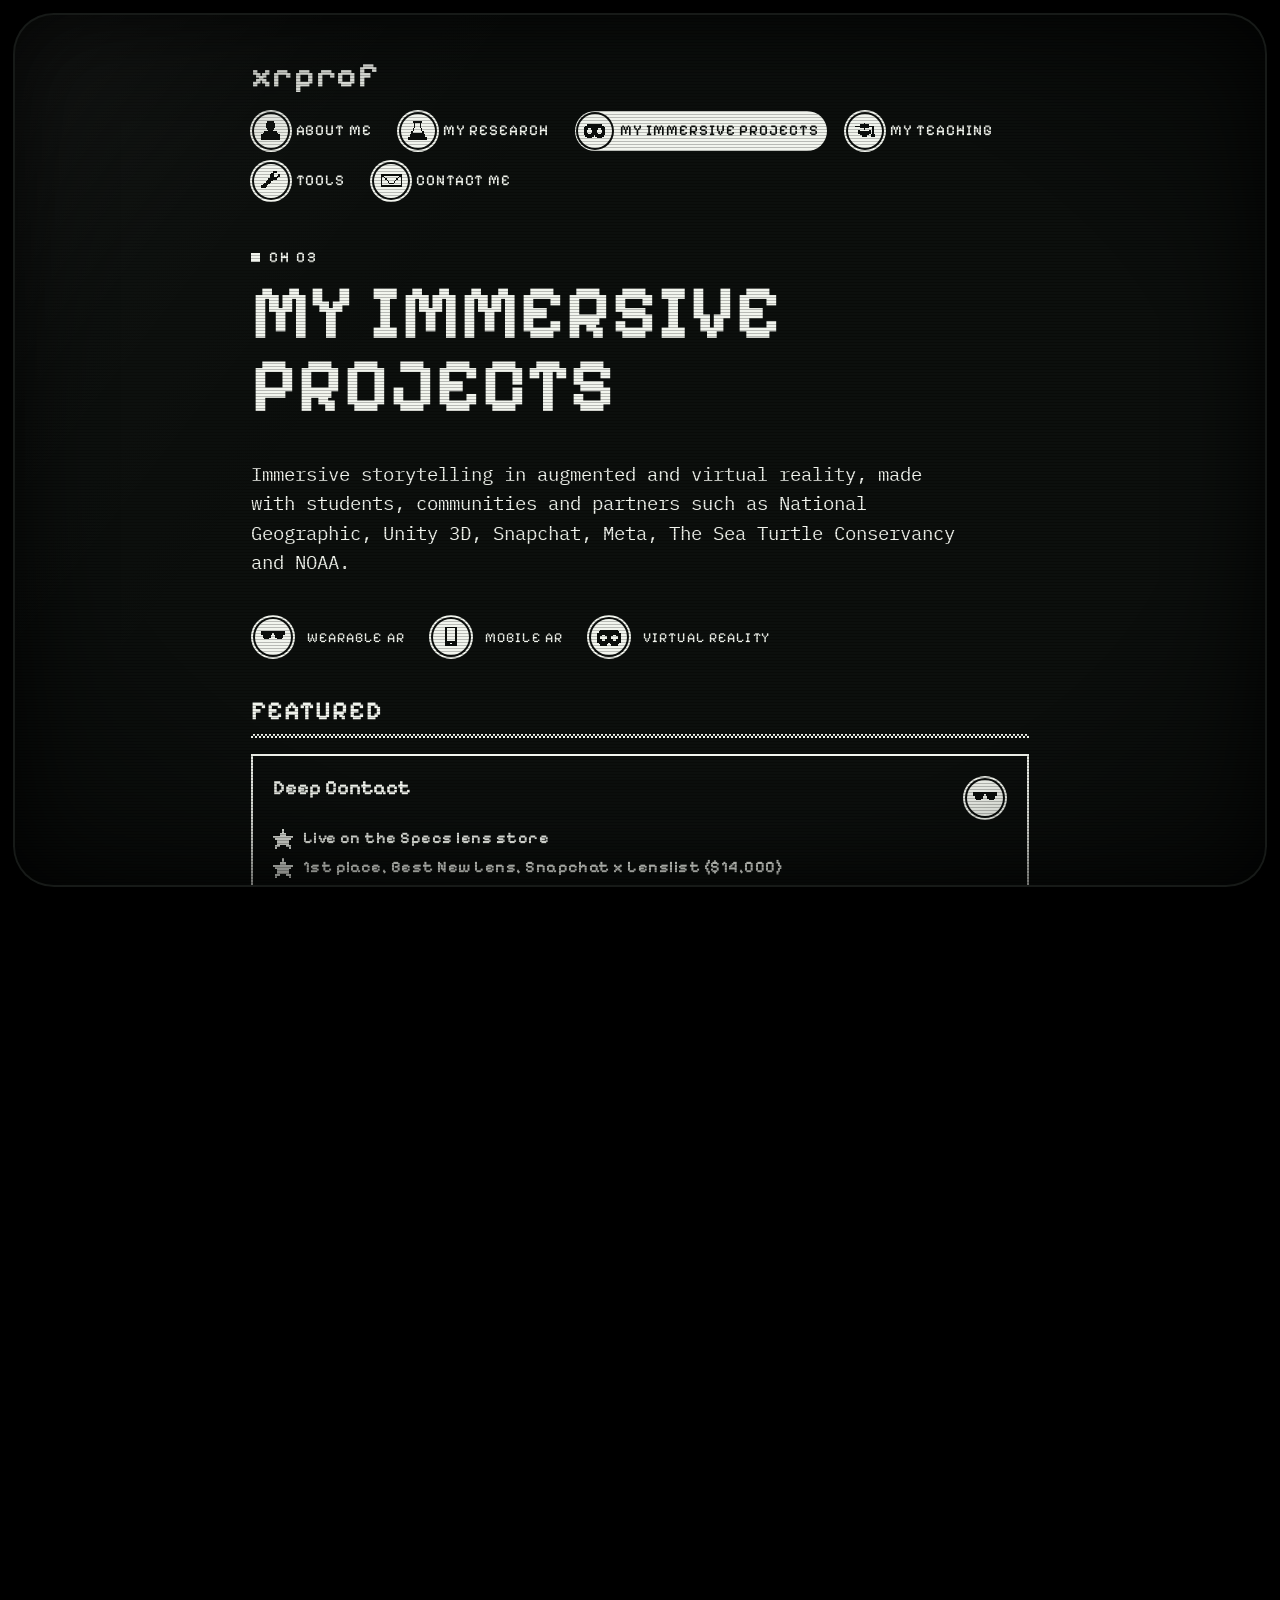
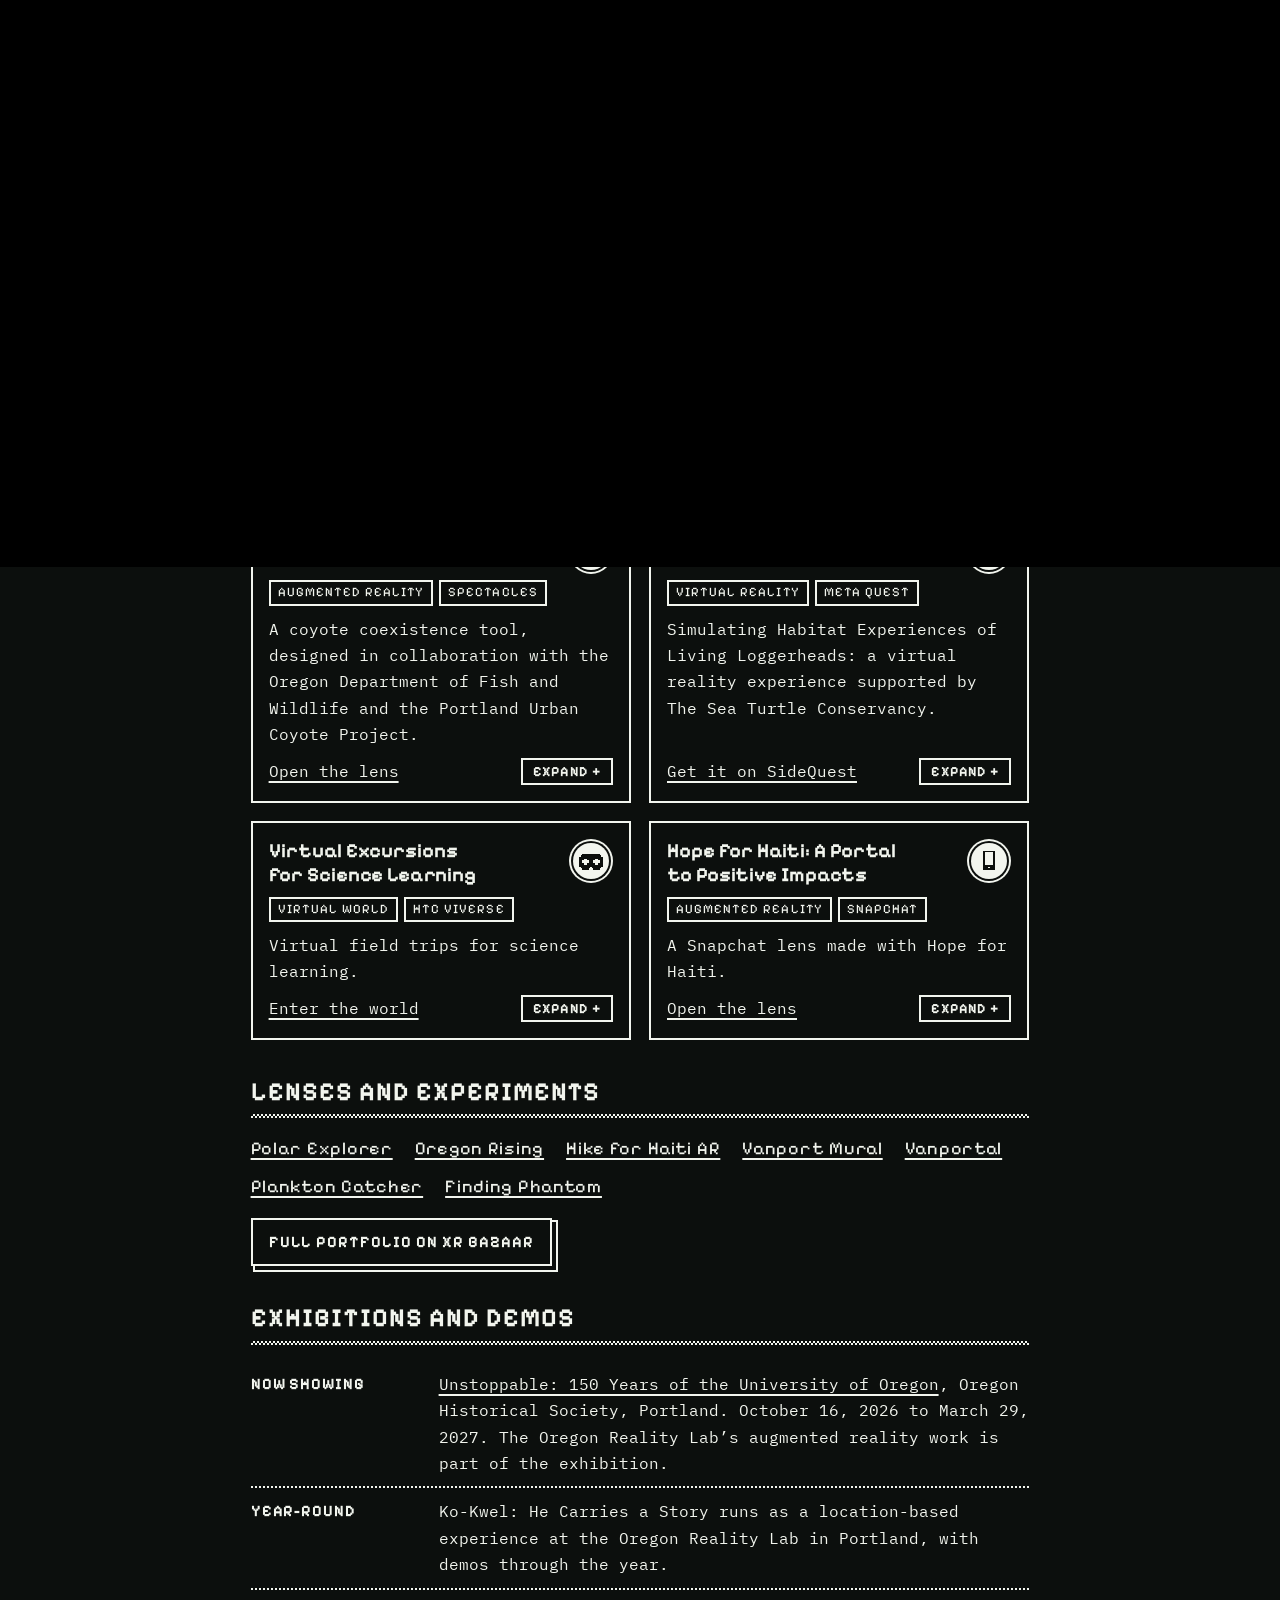
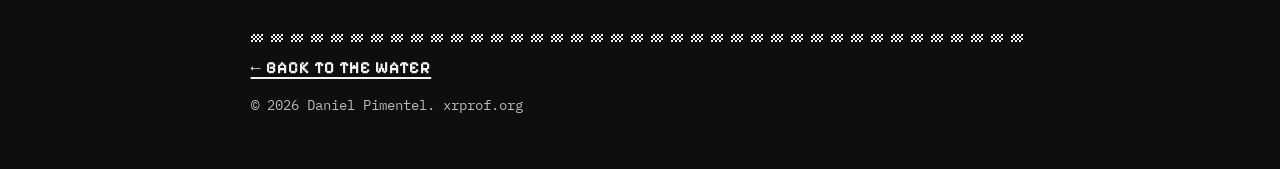
<file: my-immersive-projects/index.html>
<!DOCTYPE html>
<html lang="en">
<head>
<meta charset="utf-8">
<meta name="viewport" content="width=device-width, initial-scale=1">
<title>My Immersive Projects | xrprof</title>
<meta name="description" content="Augmented and virtual reality projects by Daniel Pimentel and the Oregon Reality Lab.">
<meta name="theme-color" content="#000000">
<link rel="icon" href="../assets/favicon.svg" type="image/svg+xml">
<link rel="icon" href="../assets/favicon-32.png" sizes="32x32" type="image/png">
<link rel="apple-touch-icon" href="../assets/apple-touch-icon.png">
<meta property="og:type" content="website">
<meta property="og:site_name" content="xrprof">
<meta property="og:url" content="https://xrprof.org/my-immersive-projects/">
<meta property="og:title" content="My Immersive Projects | xrprof">
<meta property="og:description" content="Augmented and virtual reality projects by Daniel Pimentel and the Oregon Reality Lab.">
<meta property="og:image" content="https://xrprof.org/assets/og.png">
<meta property="og:image:width" content="1200">
<meta property="og:image:height" content="630">
<meta property="og:image:alt" content="The xrprof home screen: the name floating on a pixel ocean, ringed by buoys, with a small sea turtle">
<meta name="twitter:card" content="summary_large_image">
<meta name="twitter:title" content="My Immersive Projects | xrprof">
<meta name="twitter:description" content="Augmented and virtual reality projects by Daniel Pimentel and the Oregon Reality Lab.">
<meta name="twitter:image" content="https://xrprof.org/assets/og.png">
<link rel="preconnect" href="https://fonts.googleapis.com">
<link href="https://fonts.googleapis.com/css2?family=IBM+Plex+Mono:ital,wght@0,400;0,600;1,400&family=Pixelify+Sans:wght@500;700&display=swap" rel="stylesheet">
<link rel="stylesheet" href="../assets/site.css?v=00b70300">
</head>
<body>
<div class="tube" aria-hidden="true"></div>
<div class="page">
  <header class="top">
    <a class="mark" href="../" aria-label="xrprof home">xrprof</a>
    <nav aria-label="Sections">
      <ul class="buoys">
      <li><a href="../about-me/"><span class="disc"><svg class="ico" viewBox="0 0 15 15" aria-hidden="true" shape-rendering="crispEdges"><path fill="currentColor" d="M5 1h5v1h-5zM4 2h7v1h-7zM4 3h7v1h-7zM4 4h7v1h-7zM4 5h7v1h-7zM5 6h5v1h-5zM6 7h3v1h-3zM3 8h9v1h-9zM2 9h11v1h-11zM1 10h13v1h-13zM1 11h13v1h-13zM1 12h13v1h-13zM1 13h13v1h-13z"/></svg></span><span class="lbl">About Me</span></a></li>
      <li><a href="../my-research/"><span class="disc"><svg class="ico" viewBox="0 0 15 15" aria-hidden="true" shape-rendering="crispEdges"><path fill="currentColor" d="M4 1h7v1h-7zM5 2h1v1h-1zM9 2h1v1h-1zM5 3h1v1h-1zM9 3h1v1h-1zM5 4h1v1h-1zM9 4h1v1h-1zM5 5h1v1h-1zM9 5h1v1h-1zM4 6h1v1h-1zM10 6h1v1h-1zM4 7h1v1h-1zM10 7h1v1h-1zM3 8h1v1h-1zM11 8h1v1h-1zM3 9h9v1h-9zM2 10h11v1h-11zM2 11h11v1h-11zM1 12h13v1h-13zM1 13h13v1h-13z"/></svg></span><span class="lbl">My Research</span></a></li>
      <li><a href="../my-immersive-projects/" aria-current="page"><span class="disc"><svg class="ico" viewBox="0 0 15 15" aria-hidden="true" shape-rendering="crispEdges"><path fill="currentColor" d="M2 3h11v1h-11zM1 4h13v1h-13zM0 5h15v1h-15zM0 6h3v1h-3zM5 6h5v1h-5zM12 6h3v1h-3zM0 7h2v1h-2zM6 7h3v1h-3zM13 7h2v1h-2zM0 8h2v1h-2zM6 8h3v1h-3zM13 8h2v1h-2zM0 9h3v1h-3zM5 9h5v1h-5zM12 9h3v1h-3zM0 10h15v1h-15zM1 11h6v1h-6zM8 11h6v1h-6zM2 12h4v1h-4zM9 12h4v1h-4z"/></svg></span><span class="lbl">My Immersive Projects</span></a></li>
      <li><a href="../my-teaching/"><span class="disc"><svg class="ico" viewBox="0 0 15 15" aria-hidden="true" shape-rendering="crispEdges"><path fill="currentColor" d="M7 2h1v1h-1zM4 3h7v1h-7zM1 4h13v1h-13zM4 5h7v1h-7zM13 5h1v1h-1zM7 6h1v1h-1zM13 6h1v1h-1zM3 7h1v1h-1zM11 7h1v1h-1zM13 7h1v1h-1zM3 8h9v1h-9zM13 8h1v1h-1zM3 9h9v1h-9zM13 9h1v1h-1zM4 10h7v1h-7zM12 10h3v1h-3zM6 11h3v1h-3zM12 11h3v1h-3z"/></svg></span><span class="lbl">My Teaching</span></a></li>
      <li><a href="../tools/"><span class="disc"><svg class="ico" viewBox="0 0 15 15" aria-hidden="true" shape-rendering="crispEdges"><path fill="currentColor" d="M9 1h3v1h-3zM8 2h2v1h-2zM7 3h3v1h-3zM13 3h1v1h-1zM7 4h3v1h-3zM12 4h2v1h-2zM7 5h6v1h-6zM6 6h6v1h-6zM5 7h4v1h-4zM4 8h4v1h-4zM3 9h4v1h-4zM2 10h4v1h-4zM1 11h4v1h-4zM1 12h3v1h-3z"/></svg></span><span class="lbl">Tools</span></a></li>
      <li><a href="../contact-me/"><span class="disc"><svg class="ico" viewBox="0 0 15 15" aria-hidden="true" shape-rendering="crispEdges"><path fill="currentColor" d="M0 3h15v1h-15zM0 4h2v1h-2zM13 4h2v1h-2zM0 5h1v1h-1zM2 5h1v1h-1zM12 5h1v1h-1zM14 5h1v1h-1zM0 6h1v1h-1zM3 6h1v1h-1zM11 6h1v1h-1zM14 6h1v1h-1zM0 7h1v1h-1zM4 7h1v1h-1zM10 7h1v1h-1zM14 7h1v1h-1zM0 8h1v1h-1zM5 8h1v1h-1zM9 8h1v1h-1zM14 8h1v1h-1zM0 9h1v1h-1zM6 9h3v1h-3zM14 9h1v1h-1zM0 10h1v1h-1zM14 10h1v1h-1zM0 11h15v1h-15z"/></svg></span><span class="lbl">Contact Me</span></a></li>
      </ul>
    </nav>
  </header>

  <main>
    <p class="chan">CH 03</p>
    <h1>My Immersive Projects</h1>
    <p class="lead">Immersive storytelling in augmented and virtual reality, made with students, communities and partners such as National Geographic, Unity 3D, Snapchat, Meta, The Sea Turtle Conservancy and NOAA.</p>

    <ul class="key" aria-label="Icon key">
      <li><span class="kind"><svg viewBox="0 0 15 15" aria-hidden="true" shape-rendering="crispEdges"><path fill="currentColor" d="M0 4h15v1h-15zM0 5h7v1h-7zM8 5h7v1h-7zM1 6h5v1h-5zM9 6h5v1h-5zM1 7h5v1h-5zM9 7h5v1h-5zM2 8h3v1h-3zM10 8h3v1h-3z"/></svg></span>Wearable AR</li>
      <li><span class="kind"><svg viewBox="0 0 15 15" aria-hidden="true" shape-rendering="crispEdges"><path fill="currentColor" d="M4 1h7v1h-7zM4 2h1v1h-1zM10 2h1v1h-1zM4 3h1v1h-1zM10 3h1v1h-1zM4 4h1v1h-1zM10 4h1v1h-1zM4 5h1v1h-1zM10 5h1v1h-1zM4 6h1v1h-1zM10 6h1v1h-1zM4 7h1v1h-1zM10 7h1v1h-1zM4 8h1v1h-1zM10 8h1v1h-1zM4 9h1v1h-1zM10 9h1v1h-1zM4 10h7v1h-7zM4 11h3v1h-3zM8 11h3v1h-3zM4 12h7v1h-7z"/></svg></span>Mobile AR</li>
      <li><span class="kind"><svg viewBox="0 0 15 15" aria-hidden="true" shape-rendering="crispEdges"><path fill="currentColor" d="M2 3h11v1h-11zM1 4h13v1h-13zM0 5h15v1h-15zM0 6h3v1h-3zM5 6h5v1h-5zM12 6h3v1h-3zM0 7h2v1h-2zM6 7h3v1h-3zM13 7h2v1h-2zM0 8h2v1h-2zM6 8h3v1h-3zM13 8h2v1h-2zM0 9h3v1h-3zM5 9h5v1h-5zM12 9h3v1h-3zM0 10h15v1h-15zM1 11h6v1h-6zM8 11h6v1h-6zM2 12h4v1h-4zM9 12h4v1h-4z"/></svg></span>Virtual reality</li>
    </ul>

    <section>
      <h2>Featured</h2>
      <article class="card proj">
        <div class="head"><h3>Deep Contact</h3><span class="kind" title="Wearable AR"><svg viewBox="0 0 15 15" aria-hidden="true" shape-rendering="crispEdges"><path fill="currentColor" d="M0 4h15v1h-15zM0 5h7v1h-7zM8 5h7v1h-7zM1 6h5v1h-5zM9 6h5v1h-5zM1 7h5v1h-5zM9 7h5v1h-5zM2 8h3v1h-3zM10 8h3v1h-3z"/></svg><span class="sr">Wearable AR</span></span></div>
        <ul class="stars">
          <li><svg viewBox="0 0 9 9" aria-hidden="true" shape-rendering="crispEdges"><path fill="currentColor" d="M4 0h1v2h-1zM3 2h3v1h-3zM0 3h9v1h-9zM1 4h7v1h-7zM2 5h5v2h-5zM1 7h2v1h-2zM6 7h2v1h-2zM1 8h1v1h-1zM7 8h1v1h-1z"/></svg><span>Live on the Specs lens store</span></li>
          <li><svg viewBox="0 0 9 9" aria-hidden="true" shape-rendering="crispEdges"><path fill="currentColor" d="M4 0h1v2h-1zM3 2h3v1h-3zM0 3h9v1h-9zM1 4h7v1h-7zM2 5h5v2h-5zM1 7h2v1h-2zM6 7h2v1h-2zM1 8h1v1h-1zM7 8h1v1h-1z"/></svg><span>1st place, Best New Lens, Snapchat x Lenslist ($14,000)</span></li>
        </ul>
        <p class="tags"><span>Augmented reality</span><span>Specs</span><span>Learn / Tabletop / Creative</span></p>
        <p>A marine biologist&rsquo;s first day aboard a deep-sea research facility turns sinister. The search for a rare octopus exposes the expedition&rsquo;s real purpose.</p>
        <p class="row">
          <a class="btn" href="https://lenses.specs.com/lens/com.example.deepcontact2026?category=learn" rel="noopener">Open Deep Contact</a>
          <a class="btn ghost" href="../deepcontact/">Visit the game site</a>
        <button type="button" class="expand" aria-expanded="false" aria-controls="art-deep-contact" hidden><span>Expand </span><span aria-hidden="true">+</span><span class="sr"> video for Deep Contact</span></button></p>
          <div class="art vid" id="art-deep-contact" data-embed="https://www.youtube-nocookie.com/embed/QbzHIaytBlA?rel=0&amp;playsinline=1" data-href="https://www.youtube.com/watch?v=QbzHIaytBlA" data-title="Deep Contact" hidden></div>
      </article>
    </section>

    <section>
      <h2>More projects</h2>
      <div class="grid two">
        <!-- EDIT: copy an <article class="card"> block per project. To add artwork, put an <img> as the first thing inside the card. -->
        <article class="card">
          <div class="head"><h3>Otter Rock: Beneath the Surface</h3><span class="kinds"><span class="kind" title="Mobile AR"><svg viewBox="0 0 15 15" aria-hidden="true" shape-rendering="crispEdges"><path fill="currentColor" d="M4 1h7v1h-7zM4 2h1v1h-1zM10 2h1v1h-1zM4 3h1v1h-1zM10 3h1v1h-1zM4 4h1v1h-1zM10 4h1v1h-1zM4 5h1v1h-1zM10 5h1v1h-1zM4 6h1v1h-1zM10 6h1v1h-1zM4 7h1v1h-1zM10 7h1v1h-1zM4 8h1v1h-1zM10 8h1v1h-1zM4 9h1v1h-1zM10 9h1v1h-1zM4 10h7v1h-7zM4 11h3v1h-3zM8 11h3v1h-3zM4 12h7v1h-7z"/></svg><span class="sr">Mobile AR</span></span><span class="kind" title="Wearable AR"><svg viewBox="0 0 15 15" aria-hidden="true" shape-rendering="crispEdges"><path fill="currentColor" d="M0 4h15v1h-15zM0 5h7v1h-7zM8 5h7v1h-7zM1 6h5v1h-5zM9 6h5v1h-5zM1 7h5v1h-5zM9 7h5v1h-5zM2 8h3v1h-3zM10 8h3v1h-3z"/></svg><span class="sr">Wearable AR</span></span></span></div>
          <ul class="stars">
            <li><svg viewBox="0 0 9 9" aria-hidden="true" shape-rendering="crispEdges"><path fill="currentColor" d="M4 0h1v2h-1zM3 2h3v1h-3zM0 3h9v1h-9zM1 4h7v1h-7zM2 5h5v2h-5zM1 7h2v1h-2zM6 7h2v1h-2zM1 8h1v1h-1zM7 8h1v1h-1z"/></svg><span>Webby honorable mention: Apps, Software, and Immersive</span></li>
            <li><svg viewBox="0 0 9 9" aria-hidden="true" shape-rendering="crispEdges"><path fill="currentColor" d="M4 0h1v2h-1zM3 2h3v1h-3zM0 3h9v1h-9zM1 4h7v1h-7zM2 5h5v2h-5zM1 7h2v1h-2zM6 7h2v1h-2zM1 8h1v1h-1zM7 8h1v1h-1z"/></svg><span>AWE Auggie Award finalist, Best Societal Impact (2025)</span></li>
          </ul>
          <p class="tags"><span>Augmented reality</span><span>Phones and tablets</span><span>Spectacles</span><span>2025</span></p>
          <p>An augmented reality experience that helps people see the submerged Otter Rock Marine Reserve: its habitats and wildlife, and the reserve&rsquo;s boundaries and rules.</p>
          <p>Created by the Snap AR Scholars at the Oregon Reality Lab with the Oregon Department of Fish and Wildlife and the Friends of Otter Rock Marine Reserve.</p>
          <p class="more"><a href="https://news.uoregon.edu/students-chart-otter-rock-marine-reserve-augmented-reality" rel="noopener">Read the University of Oregon story</a> <a href="https://www.snapchat.com/unlock/?type=SNAPCODE&amp;uuid=27303645ee274f8faad1bec4f299bf0f&amp;metadata=01" rel="noopener">Open the lens</a><button type="button" class="expand" aria-expanded="false" aria-controls="art-otter-rock" hidden><span>Expand </span><span aria-hidden="true">+</span><span class="sr"> video for Otter Rock: Beneath the Surface</span></button></p>
          <div class="art vid" id="art-otter-rock" data-embed="https://www.youtube-nocookie.com/embed/nepxIL2aWno?rel=0&amp;playsinline=1" data-href="https://www.youtube.com/watch?v=nepxIL2aWno" data-title="Otter Rock: Beneath the Surface" hidden></div>
        </article>
        <article class="card">
          <div class="head"><h3>Ko-Kwel: He Carries a Story</h3><span class="kind" title="Wearable AR"><svg viewBox="0 0 15 15" aria-hidden="true" shape-rendering="crispEdges"><path fill="currentColor" d="M0 4h15v1h-15zM0 5h7v1h-7zM8 5h7v1h-7zM1 6h5v1h-5zM9 6h5v1h-5zM1 7h5v1h-5zM9 7h5v1h-5zM2 8h3v1h-3zM10 8h3v1h-3z"/></svg><span class="sr">Wearable AR</span></span></div>
          <ul class="stars">
            <li><svg viewBox="0 0 9 9" aria-hidden="true" shape-rendering="crispEdges"><path fill="currentColor" d="M4 0h1v2h-1zM3 2h3v1h-3zM0 3h9v1h-9zM1 4h7v1h-7zM2 5h5v2h-5zM1 7h2v1h-2zM6 7h2v1h-2zM1 8h1v1h-1zM7 8h1v1h-1z"/></svg><span>1st place, Spectacles Community Challenge #12</span></li>
            <li><svg viewBox="0 0 9 9" aria-hidden="true" shape-rendering="crispEdges"><path fill="currentColor" d="M4 0h1v2h-1zM3 2h3v1h-3zM0 3h9v1h-9zM1 4h7v1h-7zM2 5h5v2h-5zM1 7h2v1h-2zM6 7h2v1h-2zM1 8h1v1h-1zM7 8h1v1h-1z"/></svg><span>AWE Auggie Award finalist, Best Societal Impact</span></li>
          </ul>
          <p class="tags"><span>Augmented reality</span><span>Spectacles</span><span>2026</span></p>
          <p>An augmented reality retelling of the Coquille Tribe&rsquo;s Sasquatch legend, shared by Jason Younker, past chief of the Coquille Indian Tribe, and built by the Snap AR Scholars.</p>
          <p>Hold still so Sasquatch does not see you, search for the obsidian blade, and learn his weakness.</p>
          <p class="more"><a href="https://xrbazaar.com/p/zyYoSEBmuGrPLAbYsOJ3Yg" rel="noopener">See it on XR Bazaar</a> <a href="https://journalism.uoregon.edu/news/ko-kwel-indigenous-storytelling-snap-ar" rel="noopener">Read the University of Oregon story</a><button type="button" class="expand" aria-expanded="false" aria-controls="art-ko-kwel" hidden><span>Expand </span><span aria-hidden="true">+</span><span class="sr"> video for Ko-Kwel: He Carries a Story</span></button></p>
          <div class="art vid" id="art-ko-kwel" data-embed="https://www.youtube-nocookie.com/embed/BGFfKMUD-ak?rel=0&amp;playsinline=1" data-href="https://www.youtube.com/watch?v=BGFfKMUD-ak" data-title="Ko-Kwel: He Carries a Story" hidden></div>
        </article>
        <article class="card">
          <div class="head"><h3>Kick Game</h3><span class="kind" title="Wearable AR"><svg viewBox="0 0 15 15" aria-hidden="true" shape-rendering="crispEdges"><path fill="currentColor" d="M0 4h15v1h-15zM0 5h7v1h-7zM8 5h7v1h-7zM1 6h5v1h-5zM9 6h5v1h-5zM1 7h5v1h-5zM9 7h5v1h-5zM2 8h3v1h-3zM10 8h3v1h-3z"/></svg><span class="sr">Wearable AR</span></span></div>
          <p class="tags"><span>Augmented reality</span><span>Spectacles</span><span>2026</span></p>
          <p>An AR field goal simulator. Kick American football field goals in your real surroundings.</p>
          <p class="more"><a href="https://xrbazaar.com/p/kick_game" rel="noopener">See it on XR Bazaar</a><button type="button" class="expand" aria-expanded="false" aria-controls="art-kick-game" hidden><span>Expand </span><span aria-hidden="true">+</span><span class="sr"> video for Kick Game</span></button></p>
          <div class="art vid" id="art-kick-game" data-embed="https://www.youtube-nocookie.com/embed/-B295gh3bjo?rel=0&amp;playsinline=1" data-href="https://www.youtube.com/watch?v=-B295gh3bjo" data-title="Kick Game" hidden></div>
        </article>
        <article class="card">
          <div class="head"><h3>Bailar</h3><span class="kind" title="Wearable AR"><svg viewBox="0 0 15 15" aria-hidden="true" shape-rendering="crispEdges"><path fill="currentColor" d="M0 4h15v1h-15zM0 5h7v1h-7zM8 5h7v1h-7zM1 6h5v1h-5zM9 6h5v1h-5zM1 7h5v1h-5zM9 7h5v1h-5zM2 8h3v1h-3zM10 8h3v1h-3z"/></svg><span class="sr">Wearable AR</span></span></div>
          <p class="tags"><span>Augmented reality</span><span>Specs</span><span>2026</span></p>
          <p>An augmented reality lens built in Lens Studio for the upcoming Specs device.</p>
          <p class="more"><a href="https://xrbazaar.com/p/bailar" rel="noopener">See it on XR Bazaar</a><button type="button" class="expand" aria-expanded="false" aria-controls="art-bailar" hidden><span>Expand </span><span aria-hidden="true">+</span><span class="sr"> video for Bailar</span></button></p>
          <div class="art vid" id="art-bailar" data-embed="https://drive.google.com/file/d/11j4yL7s8cPULUrYEB52E1DrtzyCmc5mS/preview" data-href="https://drive.google.com/file/d/11j4yL7s8cPULUrYEB52E1DrtzyCmc5mS/view" data-title="Bailar" hidden></div>
        </article>
        <article class="card">
          <div class="head"><h3>Coyote PDX</h3><span class="kind" title="Wearable AR"><svg viewBox="0 0 15 15" aria-hidden="true" shape-rendering="crispEdges"><path fill="currentColor" d="M0 4h15v1h-15zM0 5h7v1h-7zM8 5h7v1h-7zM1 6h5v1h-5zM9 6h5v1h-5zM1 7h5v1h-5zM9 7h5v1h-5zM2 8h3v1h-3zM10 8h3v1h-3z"/></svg><span class="sr">Wearable AR</span></span></div>
          <p class="tags"><span>Augmented reality</span><span>Spectacles</span></p>
          <p>A coyote coexistence tool, designed in collaboration with the Oregon Department of Fish and Wildlife and the Portland Urban Coyote Project.</p>
          <p class="more"><a href="https://www.spectacles.com/lens/374eab700dbb4d01b892581e23254c38?type=SNAPCODE&amp;metadata=01" rel="noopener">Open the lens</a><button type="button" class="expand" aria-expanded="false" aria-controls="art-coyote-pdx" hidden><span>Expand </span><span aria-hidden="true">+</span><span class="sr"> video for Coyote PDX</span></button></p>
          <div class="art vid" id="art-coyote-pdx" data-embed="https://www.youtube-nocookie.com/embed/36eTQO0yAmY?rel=0&amp;playsinline=1" data-href="https://www.youtube.com/watch?v=36eTQO0yAmY" data-title="Coyote PDX" hidden></div>
        </article>
        <article class="card">
          <div class="head"><h3>Project SHELL</h3><span class="kind" title="Virtual reality"><svg viewBox="0 0 15 15" aria-hidden="true" shape-rendering="crispEdges"><path fill="currentColor" d="M2 3h11v1h-11zM1 4h13v1h-13zM0 5h15v1h-15zM0 6h3v1h-3zM5 6h5v1h-5zM12 6h3v1h-3zM0 7h2v1h-2zM6 7h3v1h-3zM13 7h2v1h-2zM0 8h2v1h-2zM6 8h3v1h-3zM13 8h2v1h-2zM0 9h3v1h-3zM5 9h5v1h-5zM12 9h3v1h-3zM0 10h15v1h-15zM1 11h6v1h-6zM8 11h6v1h-6zM2 12h4v1h-4zM9 12h4v1h-4z"/></svg><span class="sr">Virtual reality</span></span></div>
          <p class="tags"><span>Virtual reality</span><span>Meta Quest</span></p>
          <p>Simulating Habitat Experiences of Living Loggerheads: a virtual reality experience supported by The Sea Turtle Conservancy.</p>
          <p class="more"><a href="https://sidequestvr.com/app/34888/project-shell-2024" rel="noopener">Get it on SideQuest</a><button type="button" class="expand" aria-expanded="false" aria-controls="art-project-shell" hidden><span>Expand </span><span aria-hidden="true">+</span><span class="sr"> video for Project SHELL</span></button></p>
          <div class="art vid" id="art-project-shell" data-embed="https://www.youtube-nocookie.com/embed/v85Kul38yoI?rel=0&amp;playsinline=1" data-href="https://www.youtube.com/watch?v=v85Kul38yoI" data-title="Project SHELL" hidden></div>
        </article>
        <article class="card">
          <div class="head"><h3>Virtual Excursions for Science Learning</h3><span class="kind" title="Virtual reality"><svg viewBox="0 0 15 15" aria-hidden="true" shape-rendering="crispEdges"><path fill="currentColor" d="M2 3h11v1h-11zM1 4h13v1h-13zM0 5h15v1h-15zM0 6h3v1h-3zM5 6h5v1h-5zM12 6h3v1h-3zM0 7h2v1h-2zM6 7h3v1h-3zM13 7h2v1h-2zM0 8h2v1h-2zM6 8h3v1h-3zM13 8h2v1h-2zM0 9h3v1h-3zM5 9h5v1h-5zM12 9h3v1h-3zM0 10h15v1h-15zM1 11h6v1h-6zM8 11h6v1h-6zM2 12h4v1h-4zM9 12h4v1h-4z"/></svg><span class="sr">Virtual reality</span></span></div>
          <p class="tags"><span>Virtual world</span><span>HTC VIVERSE</span></p>
          <p>Virtual field trips for science learning.</p>
          <p class="more"><a href="https://worlds.viverse.com/zh-TW/Gynja5v" rel="noopener">Enter the world</a><button type="button" class="expand" aria-expanded="false" aria-controls="art-vesl" hidden><span>Expand </span><span aria-hidden="true">+</span><span class="sr"> video for Virtual Excursions for Science Learning</span></button></p>
          <div class="art vid" id="art-vesl" data-embed="https://www.youtube-nocookie.com/embed/s74XlwTJm_A?rel=0&amp;playsinline=1" data-href="https://www.youtube.com/watch?v=s74XlwTJm_A" data-title="Virtual Excursions for Science Learning" hidden></div>
        </article>
        <article class="card">
          <div class="head"><h3>Hope for Haiti: A Portal to Positive Impacts</h3><span class="kind" title="Mobile AR"><svg viewBox="0 0 15 15" aria-hidden="true" shape-rendering="crispEdges"><path fill="currentColor" d="M4 1h7v1h-7zM4 2h1v1h-1zM10 2h1v1h-1zM4 3h1v1h-1zM10 3h1v1h-1zM4 4h1v1h-1zM10 4h1v1h-1zM4 5h1v1h-1zM10 5h1v1h-1zM4 6h1v1h-1zM10 6h1v1h-1zM4 7h1v1h-1zM10 7h1v1h-1zM4 8h1v1h-1zM10 8h1v1h-1zM4 9h1v1h-1zM10 9h1v1h-1zM4 10h7v1h-7zM4 11h3v1h-3zM8 11h3v1h-3zM4 12h7v1h-7z"/></svg><span class="sr">Mobile AR</span></span></div>
          <p class="tags"><span>Augmented reality</span><span>Snapchat</span></p>
          <p>A Snapchat lens made with Hope for Haiti.</p>
          <p class="more"><a href="https://www.snapchat.com/lens/186150607753481fa7a94d6566223e69?type=SNAPCODE&amp;metadata=01" rel="noopener">Open the lens</a><button type="button" class="expand" aria-expanded="false" aria-controls="art-hope-for-haiti" hidden><span>Expand </span><span aria-hidden="true">+</span><span class="sr"> video for Hope for Haiti: A Portal to Positive Impacts</span></button></p>
          <div class="art vid" id="art-hope-for-haiti" data-embed="https://www.youtube-nocookie.com/embed/Lh9a0jyYbhc?rel=0&amp;playsinline=1" data-href="https://www.youtube.com/watch?v=Lh9a0jyYbhc" data-title="Hope for Haiti: A Portal to Positive Impacts" hidden></div>
        </article>
      </div>
    </section>

    <section>
      <h2>Lenses and experiments</h2>
      <ul class="links">
        <li><a href="https://www.snapchat.com/unlock/?type=SNAPCODE&amp;uuid=bf3393443ef74fb0bdd0115409df90d7&amp;metadata=01" rel="noopener">Polar Explorer</a></li>
        <li><a href="https://www.snapchat.com/unlock/?type=SNAPCODE&amp;uuid=17666bc92dd143998b7627912a9d0f4a&amp;metadata=01" rel="noopener">Oregon Rising</a></li>
        <li><a href="https://www.snapchat.com/unlock/?type=SNAPCODE&amp;uuid=d169f3efda294af8a833dbbd048783ca&amp;metadata=01" rel="noopener">Hike for Haiti AR</a></li>
        <li><a href="https://www.snapchat.com/unlock/?type=SNAPCODE&amp;uuid=7c6af5c050c54217af329b2bf07a71dc&amp;metadata=01" rel="noopener">Vanport Mural</a></li>
        <li><a href="https://www.snapchat.com/lens/28cbe4ea68f645aa83ff735ebef6e37a?locale=en-US" rel="noopener">Vanportal</a></li>
        <li><a href="https://www.snapchat.com/unlock/?type=SNAPCODE&amp;uuid=a4b9bc829e4c4fe6b4813342ee3a0ebb&amp;metadata=01" rel="noopener">Plankton Catcher</a></li>
        <li><a href="https://xrprof.myportfolio.com/finding-phantom" rel="noopener">Finding Phantom</a></li>
      </ul>
      <p><a class="btn ghost" href="https://xrbazaar.com/xrprof" rel="noopener">Full portfolio on XR Bazaar</a></p>
    </section>

    <section>
      <h2>Exhibitions and demos</h2>
      <dl class="kv">
        <div><dt>Now showing</dt><dd><a href="https://www.ohs.org/museum/exhibits/unstoppable.cfm" rel="noopener">Unstoppable: 150 Years of the University of Oregon</a>, Oregon Historical Society, Portland. October 16, 2026 to March 29, 2027. The Oregon Reality Lab&rsquo;s augmented reality work is part of the exhibition.</dd></div>
        <div><dt>Year-round</dt><dd>Ko-Kwel: He Carries a Story runs as a location-based experience at the Oregon Reality Lab in Portland, with demos through the year.</dd></div>
      </dl>
    </section>
  </main>

  <footer class="foot">
    <div class="swell" aria-hidden="true"></div>
    <a class="back" href="../">&larr; Back to the water</a>
    <p>&copy; 2026 Daniel Pimentel. xrprof.org</p>
  </footer>
</div>
<script src="../assets/site.js?v=00b70300"></script>
</body>
</html>
</file>
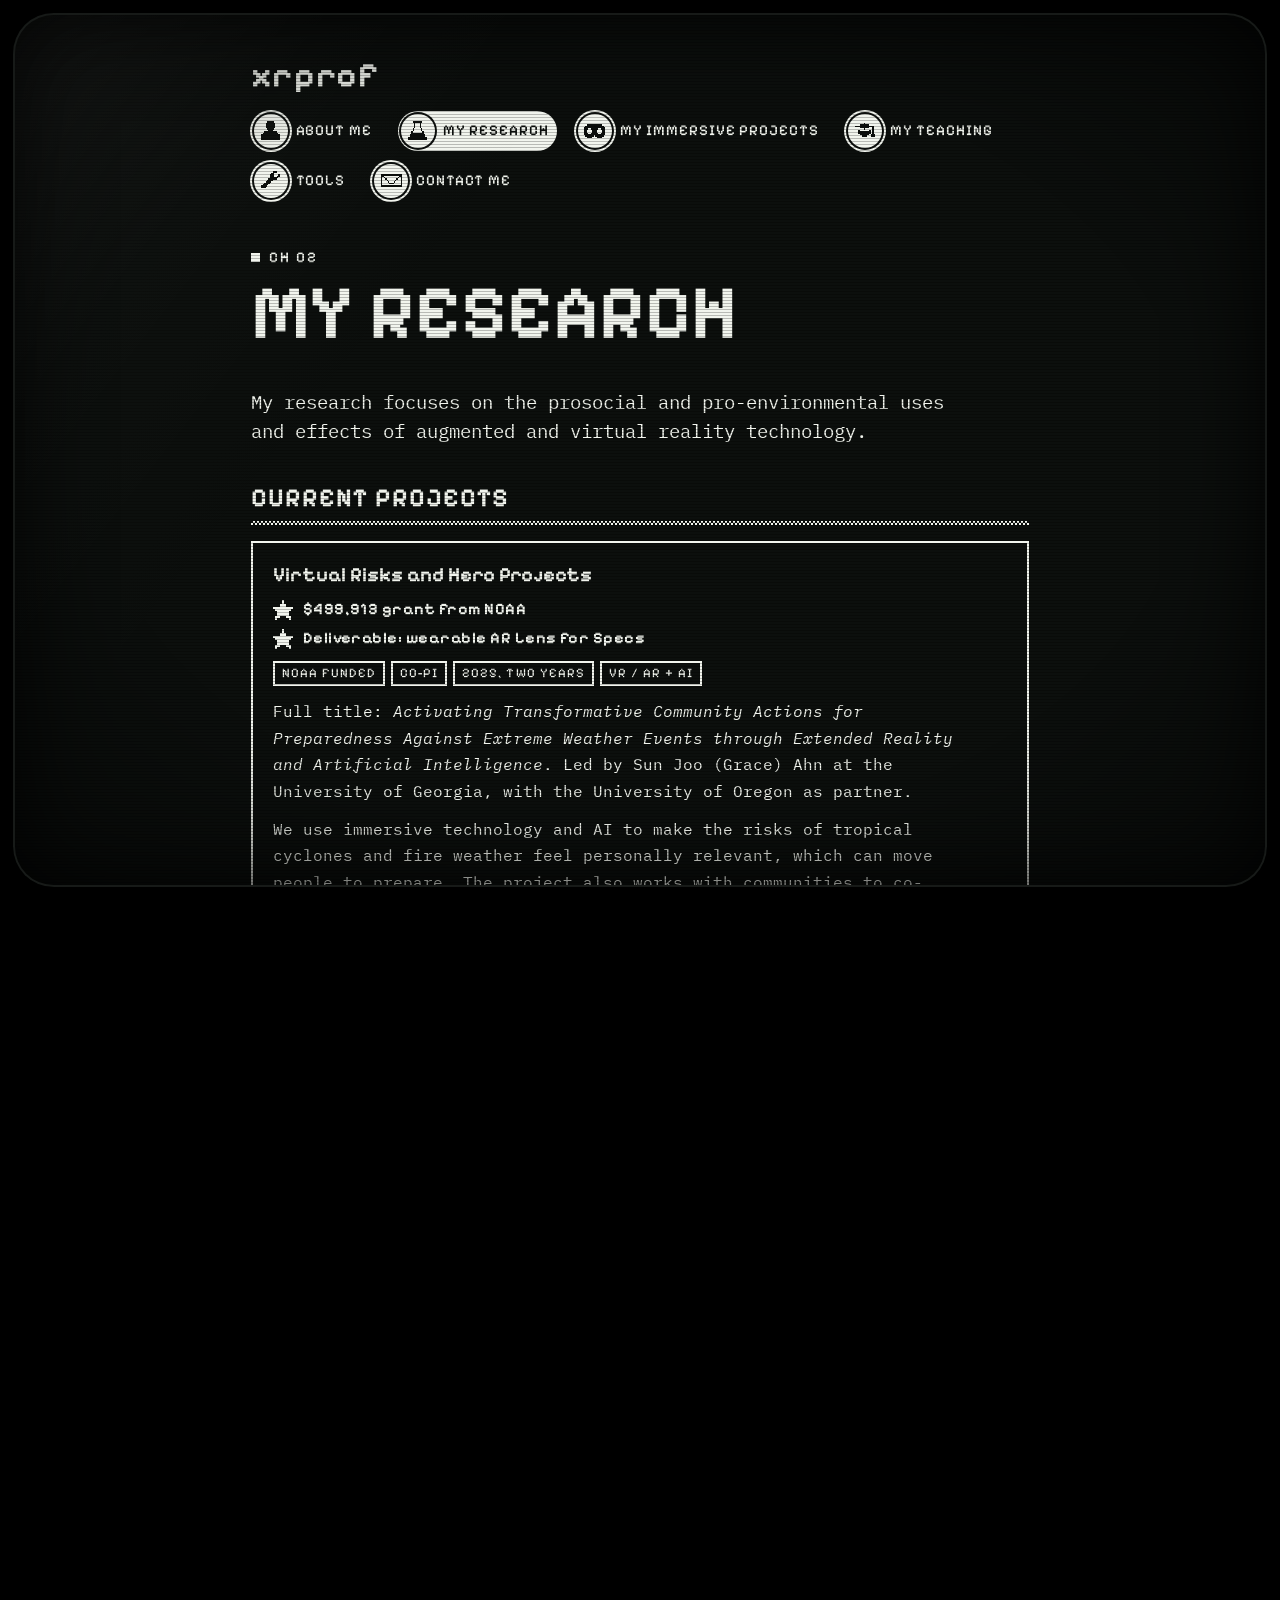
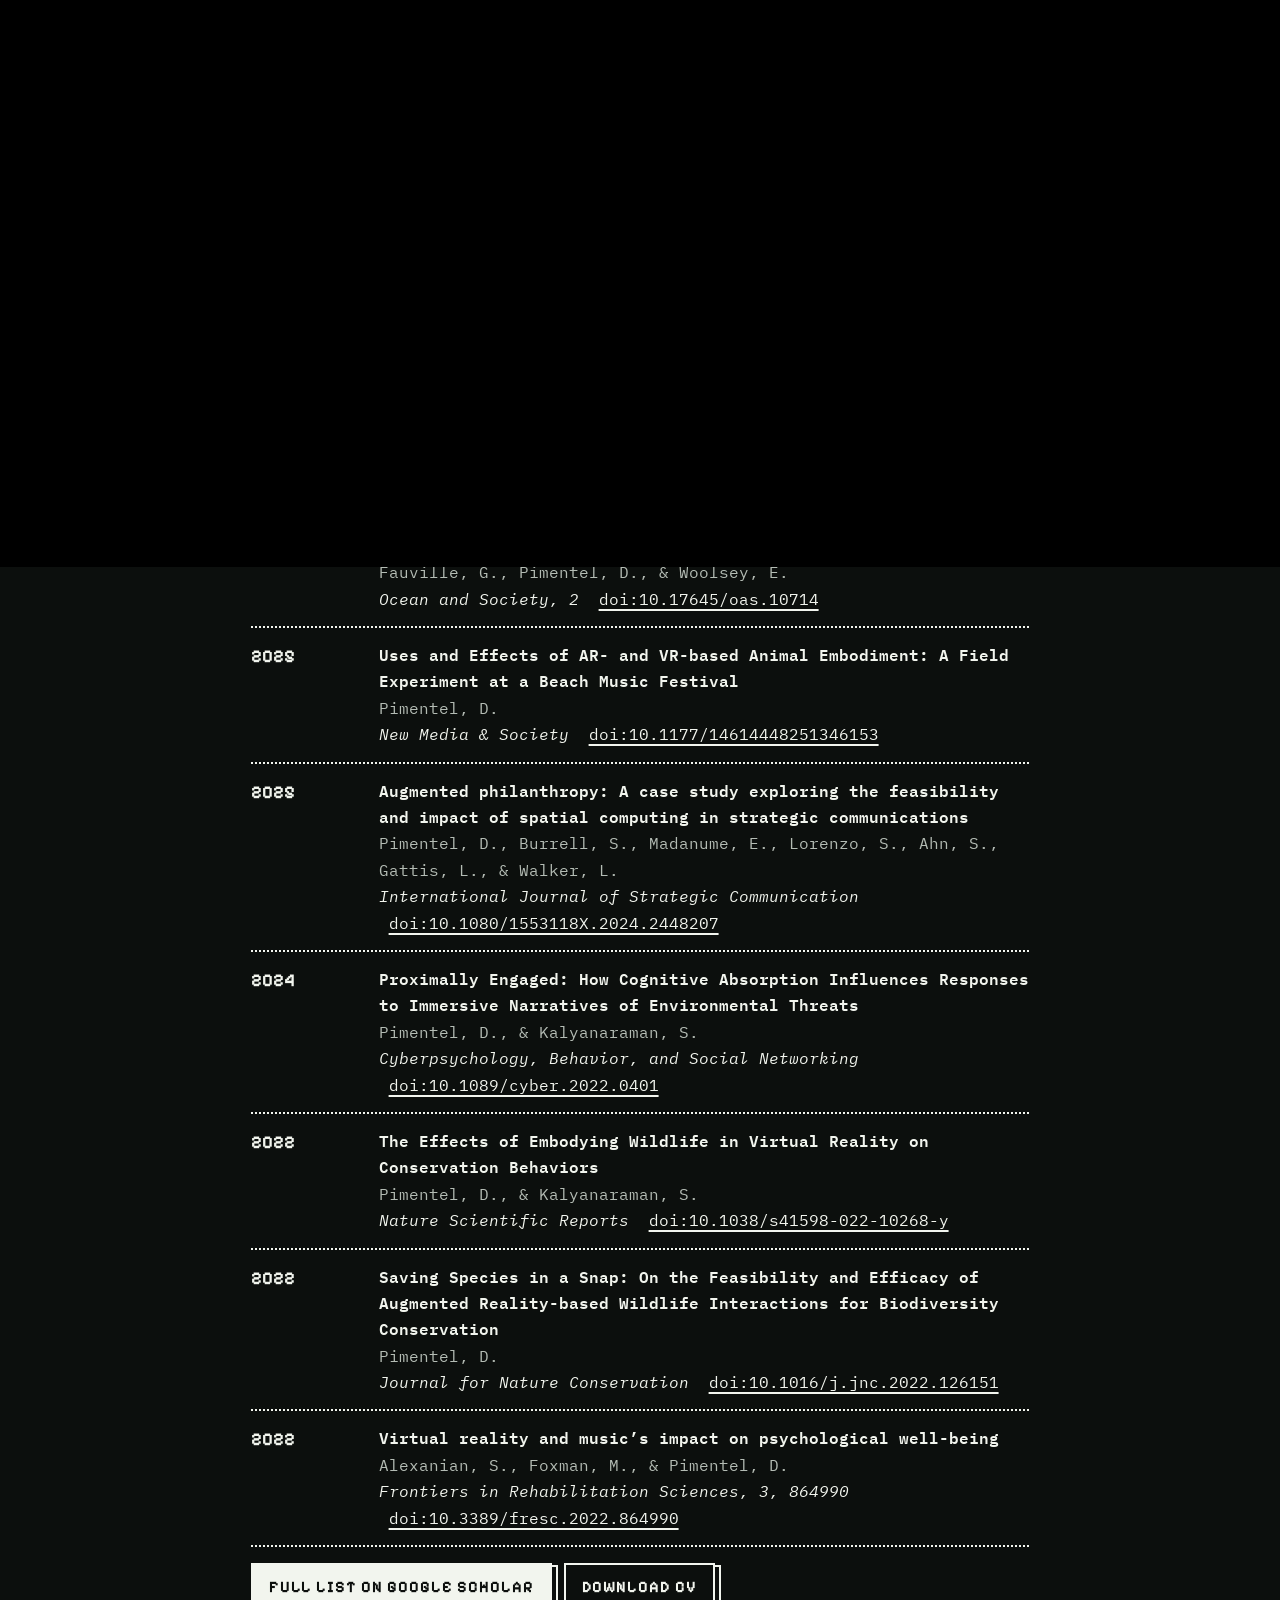
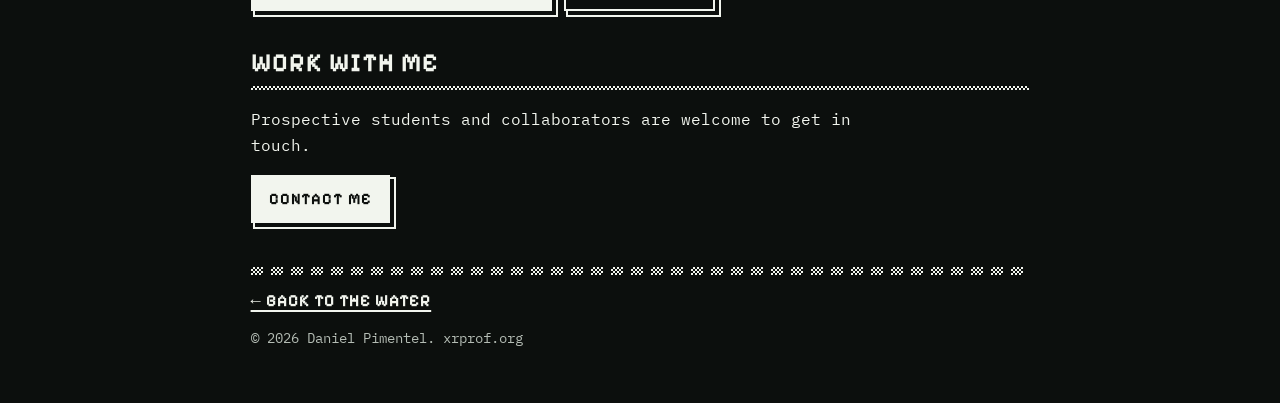
<file: my-research/index.html>
<!DOCTYPE html>
<html lang="en">
<head>
<meta charset="utf-8">
<meta name="viewport" content="width=device-width, initial-scale=1">
<title>My Research | xrprof</title>
<meta name="description" content="Daniel Pimentel's research on the prosocial and pro-environmental uses and effects of augmented and virtual reality: recent papers and current projects.">
<meta name="theme-color" content="#000000">
<link rel="icon" href="../assets/favicon.svg" type="image/svg+xml">
<link rel="icon" href="../assets/favicon-32.png" sizes="32x32" type="image/png">
<link rel="apple-touch-icon" href="../assets/apple-touch-icon.png">
<meta property="og:type" content="website">
<meta property="og:site_name" content="xrprof">
<meta property="og:url" content="https://xrprof.org/my-research/">
<meta property="og:title" content="My Research | xrprof">
<meta property="og:description" content="Daniel Pimentel's research on the prosocial and pro-environmental uses and effects of augmented and virtual reality: recent papers and current projects.">
<meta property="og:image" content="https://xrprof.org/assets/og.png">
<meta property="og:image:width" content="1200">
<meta property="og:image:height" content="630">
<meta property="og:image:alt" content="The xrprof home screen: the name floating on a pixel ocean, ringed by buoys, with a small sea turtle">
<meta name="twitter:card" content="summary_large_image">
<meta name="twitter:title" content="My Research | xrprof">
<meta name="twitter:description" content="Daniel Pimentel's research on the prosocial and pro-environmental uses and effects of augmented and virtual reality: recent papers and current projects.">
<meta name="twitter:image" content="https://xrprof.org/assets/og.png">
<link rel="preconnect" href="https://fonts.googleapis.com">
<link href="https://fonts.googleapis.com/css2?family=IBM+Plex+Mono:ital,wght@0,400;0,600;1,400&family=Pixelify+Sans:wght@500;700&display=swap" rel="stylesheet">
<link rel="stylesheet" href="../assets/site.css?v=00b70300">
</head>
<body>
<div class="tube" aria-hidden="true"></div>
<div class="page">
  <header class="top">
    <a class="mark" href="../" aria-label="xrprof home">xrprof</a>
    <nav aria-label="Sections">
      <ul class="buoys">
      <li><a href="../about-me/"><span class="disc"><svg class="ico" viewBox="0 0 15 15" aria-hidden="true" shape-rendering="crispEdges"><path fill="currentColor" d="M5 1h5v1h-5zM4 2h7v1h-7zM4 3h7v1h-7zM4 4h7v1h-7zM4 5h7v1h-7zM5 6h5v1h-5zM6 7h3v1h-3zM3 8h9v1h-9zM2 9h11v1h-11zM1 10h13v1h-13zM1 11h13v1h-13zM1 12h13v1h-13zM1 13h13v1h-13z"/></svg></span><span class="lbl">About Me</span></a></li>
      <li><a href="../my-research/" aria-current="page"><span class="disc"><svg class="ico" viewBox="0 0 15 15" aria-hidden="true" shape-rendering="crispEdges"><path fill="currentColor" d="M4 1h7v1h-7zM5 2h1v1h-1zM9 2h1v1h-1zM5 3h1v1h-1zM9 3h1v1h-1zM5 4h1v1h-1zM9 4h1v1h-1zM5 5h1v1h-1zM9 5h1v1h-1zM4 6h1v1h-1zM10 6h1v1h-1zM4 7h1v1h-1zM10 7h1v1h-1zM3 8h1v1h-1zM11 8h1v1h-1zM3 9h9v1h-9zM2 10h11v1h-11zM2 11h11v1h-11zM1 12h13v1h-13zM1 13h13v1h-13z"/></svg></span><span class="lbl">My Research</span></a></li>
      <li><a href="../my-immersive-projects/"><span class="disc"><svg class="ico" viewBox="0 0 15 15" aria-hidden="true" shape-rendering="crispEdges"><path fill="currentColor" d="M2 3h11v1h-11zM1 4h13v1h-13zM0 5h15v1h-15zM0 6h3v1h-3zM5 6h5v1h-5zM12 6h3v1h-3zM0 7h2v1h-2zM6 7h3v1h-3zM13 7h2v1h-2zM0 8h2v1h-2zM6 8h3v1h-3zM13 8h2v1h-2zM0 9h3v1h-3zM5 9h5v1h-5zM12 9h3v1h-3zM0 10h15v1h-15zM1 11h6v1h-6zM8 11h6v1h-6zM2 12h4v1h-4zM9 12h4v1h-4z"/></svg></span><span class="lbl">My Immersive Projects</span></a></li>
      <li><a href="../my-teaching/"><span class="disc"><svg class="ico" viewBox="0 0 15 15" aria-hidden="true" shape-rendering="crispEdges"><path fill="currentColor" d="M7 2h1v1h-1zM4 3h7v1h-7zM1 4h13v1h-13zM4 5h7v1h-7zM13 5h1v1h-1zM7 6h1v1h-1zM13 6h1v1h-1zM3 7h1v1h-1zM11 7h1v1h-1zM13 7h1v1h-1zM3 8h9v1h-9zM13 8h1v1h-1zM3 9h9v1h-9zM13 9h1v1h-1zM4 10h7v1h-7zM12 10h3v1h-3zM6 11h3v1h-3zM12 11h3v1h-3z"/></svg></span><span class="lbl">My Teaching</span></a></li>
      <li><a href="../tools/"><span class="disc"><svg class="ico" viewBox="0 0 15 15" aria-hidden="true" shape-rendering="crispEdges"><path fill="currentColor" d="M9 1h3v1h-3zM8 2h2v1h-2zM7 3h3v1h-3zM13 3h1v1h-1zM7 4h3v1h-3zM12 4h2v1h-2zM7 5h6v1h-6zM6 6h6v1h-6zM5 7h4v1h-4zM4 8h4v1h-4zM3 9h4v1h-4zM2 10h4v1h-4zM1 11h4v1h-4zM1 12h3v1h-3z"/></svg></span><span class="lbl">Tools</span></a></li>
      <li><a href="../contact-me/"><span class="disc"><svg class="ico" viewBox="0 0 15 15" aria-hidden="true" shape-rendering="crispEdges"><path fill="currentColor" d="M0 3h15v1h-15zM0 4h2v1h-2zM13 4h2v1h-2zM0 5h1v1h-1zM2 5h1v1h-1zM12 5h1v1h-1zM14 5h1v1h-1zM0 6h1v1h-1zM3 6h1v1h-1zM11 6h1v1h-1zM14 6h1v1h-1zM0 7h1v1h-1zM4 7h1v1h-1zM10 7h1v1h-1zM14 7h1v1h-1zM0 8h1v1h-1zM5 8h1v1h-1zM9 8h1v1h-1zM14 8h1v1h-1zM0 9h1v1h-1zM6 9h3v1h-3zM14 9h1v1h-1zM0 10h1v1h-1zM14 10h1v1h-1zM0 11h15v1h-15z"/></svg></span><span class="lbl">Contact Me</span></a></li>
      </ul>
    </nav>
  </header>

  <main>
    <p class="chan">CH 02</p>
    <h1>My Research</h1>
    <p class="lead">My research focuses on the prosocial and pro-environmental uses and effects of augmented and virtual reality technology.</p>

    <section>
      <h2>Current projects</h2>
      <!-- EDIT: copy an <article class="card proj"> block to add a project. -->
      <article class="card proj">
        <h3>Virtual Risks and Hero Projects</h3>
        <!-- Star bullets: the key facts at a glance. Copy an <li> to add one. -->
        <ul class="stars">
          <li><svg viewBox="0 0 9 9" aria-hidden="true" shape-rendering="crispEdges"><path fill="currentColor" d="M4 0h1v2h-1zM3 2h3v1h-3zM0 3h9v1h-9zM1 4h7v1h-7zM2 5h5v2h-5zM1 7h2v1h-2zM6 7h2v1h-2zM1 8h1v1h-1zM7 8h1v1h-1z"/></svg><span>$499,913 grant from NOAA</span></li>
          <li><svg viewBox="0 0 9 9" aria-hidden="true" shape-rendering="crispEdges"><path fill="currentColor" d="M4 0h1v2h-1zM3 2h3v1h-3zM0 3h9v1h-9zM1 4h7v1h-7zM2 5h5v2h-5zM1 7h2v1h-2zM6 7h2v1h-2zM1 8h1v1h-1zM7 8h1v1h-1z"/></svg><span>Deliverable: wearable AR Lens for Specs</span></li>
        </ul>
        <p class="tags"><span>NOAA funded</span><span>Co-PI</span><span>2025, two years</span><span>VR / AR + AI</span></p>
        <p>Full title: <i>Activating Transformative Community Actions for Preparedness Against Extreme Weather Events through Extended Reality and Artificial Intelligence</i>. Led by Sun Joo (Grace) Ahn at the University of Georgia, with the University of Oregon as partner.</p>
        <p>We use immersive technology and AI to make the risks of tropical cyclones and fire weather feel personally relevant, which can move people to prepare. The project also works with communities to co-develop plans for preparedness actions that build resilience to extreme weather.</p>
        <p>Funded through NOAA&rsquo;s Social, Behavioral, and Economic Science program in fiscal year 2025.</p>
        <p><a href="https://wpo.noaa.gov/sbes-program-fy25-awards/" rel="noopener">See the award on NOAA&rsquo;s site</a></p>
      </article>
      <article class="card proj">
        <h3>Ko-Kwel: He Carries a Story</h3>
        <ul class="stars">
          <li><svg viewBox="0 0 9 9" aria-hidden="true" shape-rendering="crispEdges"><path fill="currentColor" d="M4 0h1v2h-1zM3 2h3v1h-3zM0 3h9v1h-9zM1 4h7v1h-7zM2 5h5v2h-5zM1 7h2v1h-2zM6 7h2v1h-2zM1 8h1v1h-1zM7 8h1v1h-1z"/></svg><span>1st place, Spectacles Community Challenge #12 ($14,000)</span></li>
          <li><svg viewBox="0 0 9 9" aria-hidden="true" shape-rendering="crispEdges"><path fill="currentColor" d="M4 0h1v2h-1zM3 2h3v1h-3zM0 3h9v1h-9zM1 4h7v1h-7zM2 5h5v2h-5zM1 7h2v1h-2zM6 7h2v1h-2zM1 8h1v1h-1zM7 8h1v1h-1z"/></svg><span>AWE Auggie Award finalist, Best Societal Impact</span></li>
        </ul>
        <p class="tags"><span>Augmented reality</span><span>Snap Spectacles</span><span>Coquille Indian Tribe</span><span>Snap AR Scholars</span></p>
        <p>An augmented reality retelling of the Coquille Tribe&rsquo;s Sasquatch legend. The story was shared by Jason Younker, past chief of the Coquille Indian Tribe and a University of Oregon associate vice president, and built in Snap&rsquo;s Lens Studio by the Snap AR Scholars, a student-led social impact team I oversee at the School of Journalism and Communication in Portland.</p>
        <p>Wearing AR glasses, you follow the story: hold still so Sasquatch does not see you, search for the obsidian blade, and learn his weakness from a younger Sasquatch in the lair.</p>
        <p>It took first place in Spectacles Community Challenge #12 and was a finalist for the Auggie Award for Best Societal Impact at AWE. It runs as a location-based experience at the Oregon Reality Lab in Portland, and we are running trials to measure its impact against traditional media.</p>
        <p><a href="https://journalism.uoregon.edu/news/ko-kwel-indigenous-storytelling-snap-ar" rel="noopener">Read the University of Oregon story</a></p>
      </article>
    </section>

    <section>
      <h2>Latest peer-reviewed papers</h2>
      <ol class="pubs">
        <!-- EDIT: copy an <li> block per paper, newest first. -->
        <li>
          <span class="yr">2026</span>
          <div>
            <p class="ttl">Within Arm’s Reach: Exploring The Effects Of Hand-Based Augmented Reality On Presence And Spatial Distance Estimation</p>
            <p class="by">Pimentel, D., Burrell, S., Madanume, E., Lorenzo, S., Ahn, S., Gattis, L., Walker, L., &amp; Ahn, S.</p>
            <p class="at"><i>Computers &amp; Education: X Reality</i> <a href="https://doi.org/10.1016/j.cexr.2026.100178" rel="noopener">doi:10.1016/j.cexr.2026.100178</a></p>
          </div>
        </li>
        <li>
          <span class="yr">2026</span>
          <div>
            <p class="ttl">Marine environmental education and digital technologies</p>
            <p class="by">Fauville, G., Pimentel, D., &amp; Woolsey, E.</p>
            <p class="at"><i>Environmental Education Research</i> <a href="https://doi.org/10.1080/13504622.2026.2627248" rel="noopener">doi:10.1080/13504622.2026.2627248</a></p>
          </div>
        </li>
        <li>
          <span class="yr">2025</span>
          <div>
            <p class="ttl">Ocean XR: A Deep Dive Into Extended Reality for Marine Education and Ocean Literacy</p>
            <p class="by">Fauville, G., Pimentel, D., &amp; Woolsey, E.</p>
            <p class="at"><i>Ocean and Society, 2</i> <a href="https://doi.org/10.17645/oas.10714" rel="noopener">doi:10.17645/oas.10714</a></p>
          </div>
        </li>
        <li>
          <span class="yr">2025</span>
          <div>
            <p class="ttl">Uses and Effects of AR- and VR-based Animal Embodiment: A Field Experiment at a Beach Music Festival</p>
            <p class="by">Pimentel, D.</p>
            <p class="at"><i>New Media &amp; Society</i> <a href="https://doi.org/10.1177/14614448251346153" rel="noopener">doi:10.1177/14614448251346153</a></p>
          </div>
        </li>
        <li>
          <span class="yr">2025</span>
          <div>
            <p class="ttl">Augmented philanthropy: A case study exploring the feasibility and impact of spatial computing in strategic communications</p>
            <p class="by">Pimentel, D., Burrell, S., Madanume, E., Lorenzo, S., Ahn, S., Gattis, L., &amp; Walker, L.</p>
            <p class="at"><i>International Journal of Strategic Communication</i> <a href="https://doi.org/10.1080/1553118X.2024.2448207" rel="noopener">doi:10.1080/1553118X.2024.2448207</a></p>
          </div>
        </li>
        <li>
          <span class="yr">2024</span>
          <div>
            <p class="ttl">Proximally Engaged: How Cognitive Absorption Influences Responses to Immersive Narratives of Environmental Threats</p>
            <p class="by">Pimentel, D., &amp; Kalyanaraman, S.</p>
            <p class="at"><i>Cyberpsychology, Behavior, and Social Networking</i> <a href="https://doi.org/10.1089/cyber.2022.0401" rel="noopener">doi:10.1089/cyber.2022.0401</a></p>
          </div>
        </li>
        <li>
          <span class="yr">2022</span>
          <div>
            <p class="ttl">The Effects of Embodying Wildlife in Virtual Reality on Conservation Behaviors</p>
            <p class="by">Pimentel, D., &amp; Kalyanaraman, S.</p>
            <p class="at"><i>Nature Scientific Reports</i> <a href="https://doi.org/10.1038/s41598-022-10268-y" rel="noopener">doi:10.1038/s41598-022-10268-y</a></p>
          </div>
        </li>
        <li>
          <span class="yr">2022</span>
          <div>
            <p class="ttl">Saving Species in a Snap: On the Feasibility and Efficacy of Augmented Reality-based Wildlife Interactions for Biodiversity Conservation</p>
            <p class="by">Pimentel, D.</p>
            <p class="at"><i>Journal for Nature Conservation</i> <a href="https://doi.org/10.1016/j.jnc.2022.126151" rel="noopener">doi:10.1016/j.jnc.2022.126151</a></p>
          </div>
        </li>
        <li>
          <span class="yr">2022</span>
          <div>
            <p class="ttl">Virtual reality and music’s impact on psychological well-being</p>
            <p class="by">Alexanian, S., Foxman, M., &amp; Pimentel, D.</p>
            <p class="at"><i>Frontiers in Rehabilitation Sciences, 3, 864990</i> <a href="https://doi.org/10.3389/fresc.2022.864990" rel="noopener">doi:10.3389/fresc.2022.864990</a></p>
          </div>
        </li>
      </ol>
      <p class="row">
        <a class="btn" href="https://scholar.google.com/citations?user=r1F4HmwAAAAJ&amp;hl=en" rel="noopener">Full list on Google Scholar</a>
        <a class="btn ghost" href="../assets/Pimentel-CV.pdf">Download CV</a>
      </p>
    </section>

    <section>
      <h2>Work with me</h2>
      <p>Prospective students and collaborators are welcome to get in touch.</p>
      <p><a class="btn" href="../contact-me/">Contact me</a></p>
    </section>
  </main>

  <footer class="foot">
    <div class="swell" aria-hidden="true"></div>
    <a class="back" href="../">&larr; Back to the water</a>
    <p>&copy; 2026 Daniel Pimentel. xrprof.org</p>
  </footer>
</div>
<script src="../assets/site.js?v=00b70300"></script>
</body>
</html>
</file>
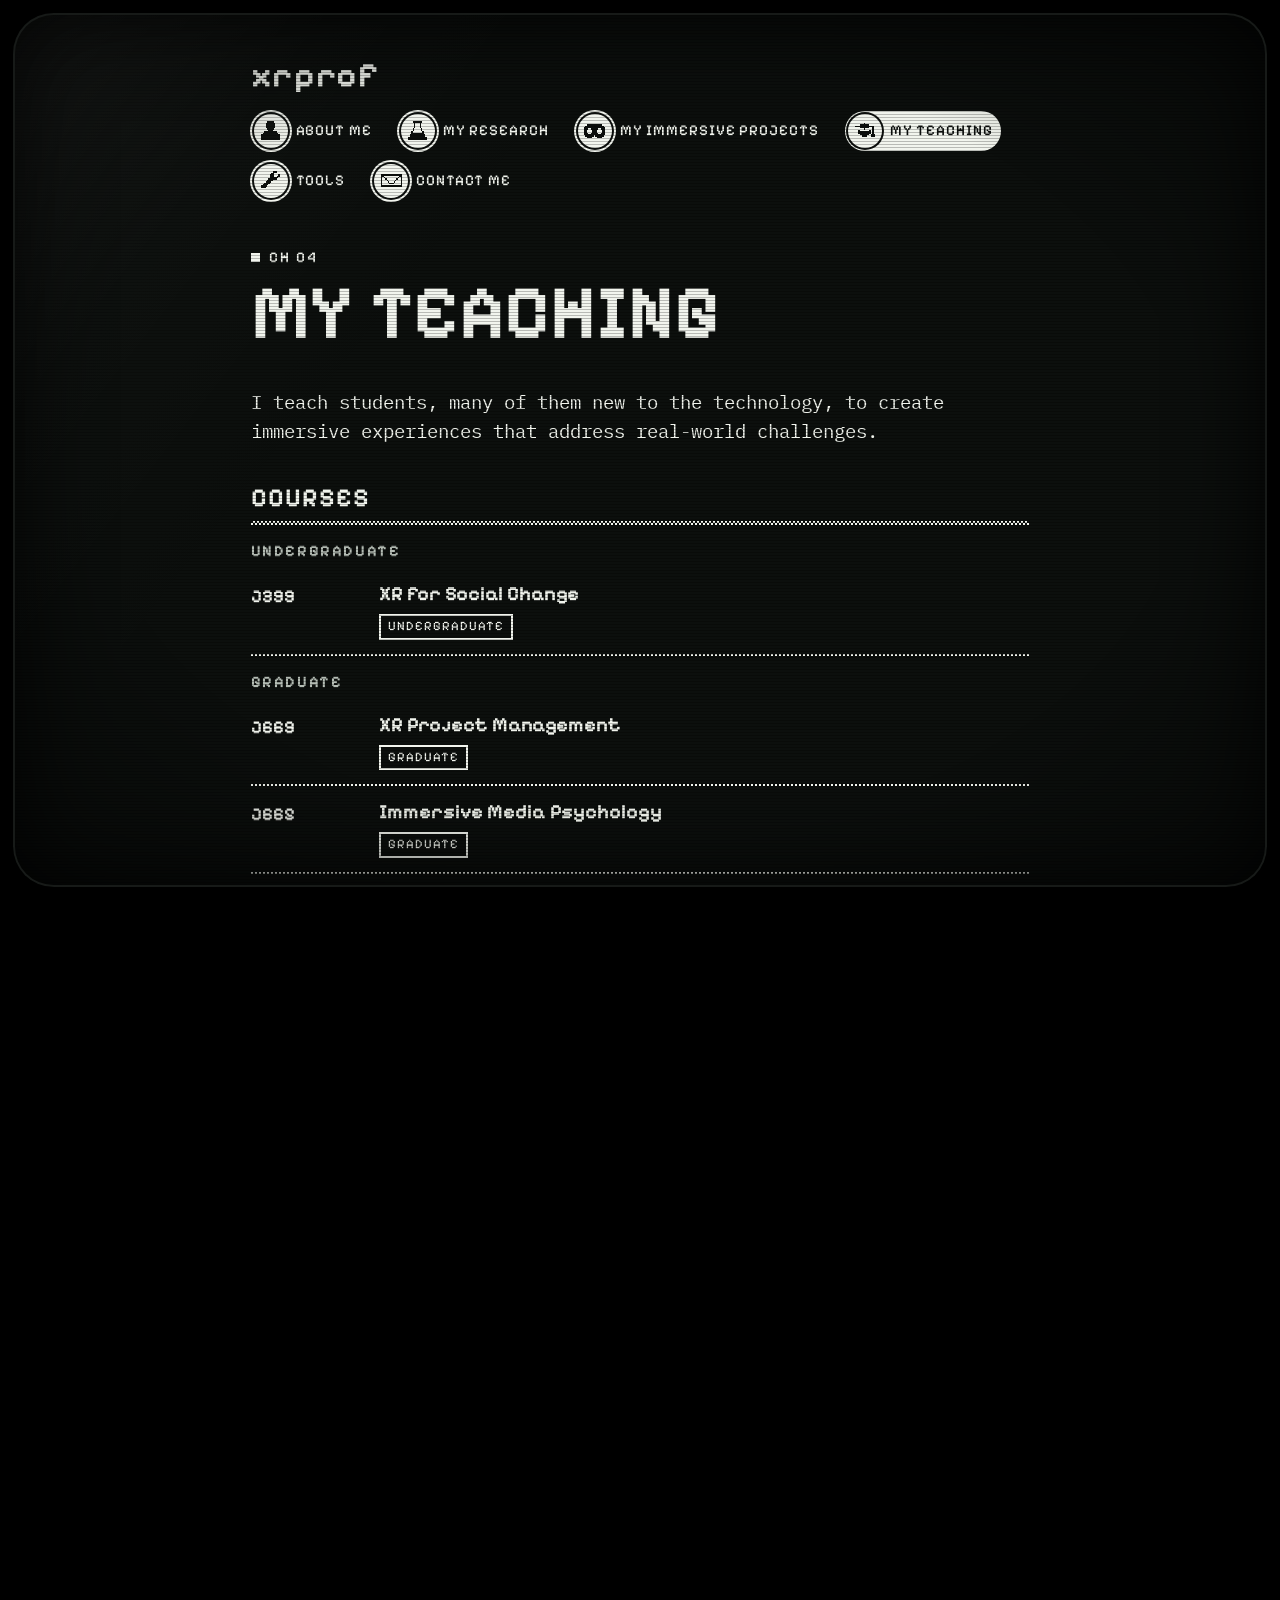
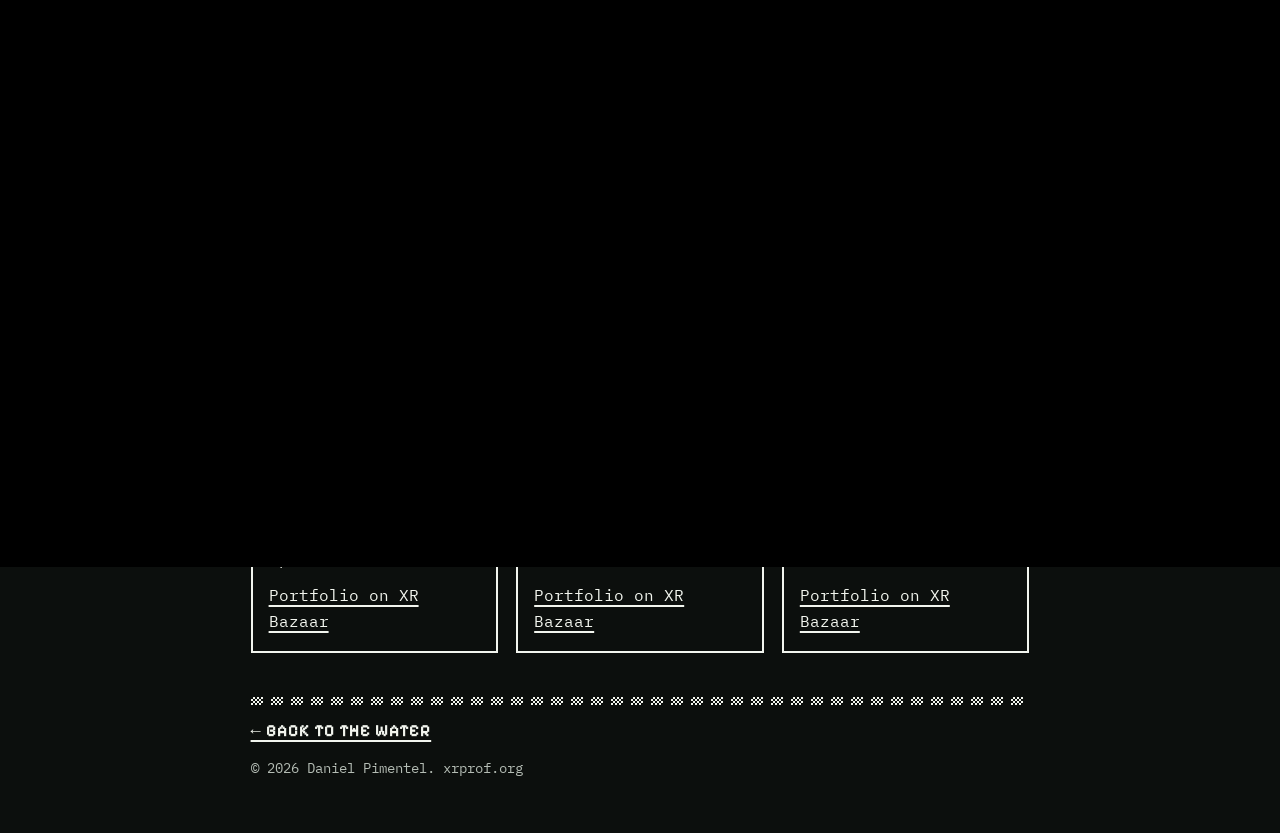
<file: my-teaching/index.html>
<!DOCTYPE html>
<html lang="en">
<head>
<meta charset="utf-8">
<meta name="viewport" content="width=device-width, initial-scale=1">
<title>My Teaching | xrprof</title>
<meta name="description" content="Courses taught by Daniel Pimentel at the University of Oregon, information for students, and alumni portfolios.">
<meta name="theme-color" content="#000000">
<link rel="icon" href="../assets/favicon.svg" type="image/svg+xml">
<link rel="icon" href="../assets/favicon-32.png" sizes="32x32" type="image/png">
<link rel="apple-touch-icon" href="../assets/apple-touch-icon.png">
<meta property="og:type" content="website">
<meta property="og:site_name" content="xrprof">
<meta property="og:url" content="https://xrprof.org/my-teaching/">
<meta property="og:title" content="My Teaching | xrprof">
<meta property="og:description" content="Courses taught by Daniel Pimentel at the University of Oregon, information for students, and alumni portfolios.">
<meta property="og:image" content="https://xrprof.org/assets/og.png">
<meta property="og:image:width" content="1200">
<meta property="og:image:height" content="630">
<meta property="og:image:alt" content="The xrprof home screen: the name floating on a pixel ocean, ringed by buoys, with a small sea turtle">
<meta name="twitter:card" content="summary_large_image">
<meta name="twitter:title" content="My Teaching | xrprof">
<meta name="twitter:description" content="Courses taught by Daniel Pimentel at the University of Oregon, information for students, and alumni portfolios.">
<meta name="twitter:image" content="https://xrprof.org/assets/og.png">
<link rel="preconnect" href="https://fonts.googleapis.com">
<link href="https://fonts.googleapis.com/css2?family=IBM+Plex+Mono:ital,wght@0,400;0,600;1,400&family=Pixelify+Sans:wght@500;700&display=swap" rel="stylesheet">
<link rel="stylesheet" href="../assets/site.css?v=00b70300">
</head>
<body>
<div class="tube" aria-hidden="true"></div>
<div class="page">
  <header class="top">
    <a class="mark" href="../" aria-label="xrprof home">xrprof</a>
    <nav aria-label="Sections">
      <ul class="buoys">
      <li><a href="../about-me/"><span class="disc"><svg class="ico" viewBox="0 0 15 15" aria-hidden="true" shape-rendering="crispEdges"><path fill="currentColor" d="M5 1h5v1h-5zM4 2h7v1h-7zM4 3h7v1h-7zM4 4h7v1h-7zM4 5h7v1h-7zM5 6h5v1h-5zM6 7h3v1h-3zM3 8h9v1h-9zM2 9h11v1h-11zM1 10h13v1h-13zM1 11h13v1h-13zM1 12h13v1h-13zM1 13h13v1h-13z"/></svg></span><span class="lbl">About Me</span></a></li>
      <li><a href="../my-research/"><span class="disc"><svg class="ico" viewBox="0 0 15 15" aria-hidden="true" shape-rendering="crispEdges"><path fill="currentColor" d="M4 1h7v1h-7zM5 2h1v1h-1zM9 2h1v1h-1zM5 3h1v1h-1zM9 3h1v1h-1zM5 4h1v1h-1zM9 4h1v1h-1zM5 5h1v1h-1zM9 5h1v1h-1zM4 6h1v1h-1zM10 6h1v1h-1zM4 7h1v1h-1zM10 7h1v1h-1zM3 8h1v1h-1zM11 8h1v1h-1zM3 9h9v1h-9zM2 10h11v1h-11zM2 11h11v1h-11zM1 12h13v1h-13zM1 13h13v1h-13z"/></svg></span><span class="lbl">My Research</span></a></li>
      <li><a href="../my-immersive-projects/"><span class="disc"><svg class="ico" viewBox="0 0 15 15" aria-hidden="true" shape-rendering="crispEdges"><path fill="currentColor" d="M2 3h11v1h-11zM1 4h13v1h-13zM0 5h15v1h-15zM0 6h3v1h-3zM5 6h5v1h-5zM12 6h3v1h-3zM0 7h2v1h-2zM6 7h3v1h-3zM13 7h2v1h-2zM0 8h2v1h-2zM6 8h3v1h-3zM13 8h2v1h-2zM0 9h3v1h-3zM5 9h5v1h-5zM12 9h3v1h-3zM0 10h15v1h-15zM1 11h6v1h-6zM8 11h6v1h-6zM2 12h4v1h-4zM9 12h4v1h-4z"/></svg></span><span class="lbl">My Immersive Projects</span></a></li>
      <li><a href="../my-teaching/" aria-current="page"><span class="disc"><svg class="ico" viewBox="0 0 15 15" aria-hidden="true" shape-rendering="crispEdges"><path fill="currentColor" d="M7 2h1v1h-1zM4 3h7v1h-7zM1 4h13v1h-13zM4 5h7v1h-7zM13 5h1v1h-1zM7 6h1v1h-1zM13 6h1v1h-1zM3 7h1v1h-1zM11 7h1v1h-1zM13 7h1v1h-1zM3 8h9v1h-9zM13 8h1v1h-1zM3 9h9v1h-9zM13 9h1v1h-1zM4 10h7v1h-7zM12 10h3v1h-3zM6 11h3v1h-3zM12 11h3v1h-3z"/></svg></span><span class="lbl">My Teaching</span></a></li>
      <li><a href="../tools/"><span class="disc"><svg class="ico" viewBox="0 0 15 15" aria-hidden="true" shape-rendering="crispEdges"><path fill="currentColor" d="M9 1h3v1h-3zM8 2h2v1h-2zM7 3h3v1h-3zM13 3h1v1h-1zM7 4h3v1h-3zM12 4h2v1h-2zM7 5h6v1h-6zM6 6h6v1h-6zM5 7h4v1h-4zM4 8h4v1h-4zM3 9h4v1h-4zM2 10h4v1h-4zM1 11h4v1h-4zM1 12h3v1h-3z"/></svg></span><span class="lbl">Tools</span></a></li>
      <li><a href="../contact-me/"><span class="disc"><svg class="ico" viewBox="0 0 15 15" aria-hidden="true" shape-rendering="crispEdges"><path fill="currentColor" d="M0 3h15v1h-15zM0 4h2v1h-2zM13 4h2v1h-2zM0 5h1v1h-1zM2 5h1v1h-1zM12 5h1v1h-1zM14 5h1v1h-1zM0 6h1v1h-1zM3 6h1v1h-1zM11 6h1v1h-1zM14 6h1v1h-1zM0 7h1v1h-1zM4 7h1v1h-1zM10 7h1v1h-1zM14 7h1v1h-1zM0 8h1v1h-1zM5 8h1v1h-1zM9 8h1v1h-1zM14 8h1v1h-1zM0 9h1v1h-1zM6 9h3v1h-3zM14 9h1v1h-1zM0 10h1v1h-1zM14 10h1v1h-1zM0 11h15v1h-15z"/></svg></span><span class="lbl">Contact Me</span></a></li>
      </ul>
    </nav>
  </header>

  <main>
    <p class="chan">CH 04</p>
    <h1>My Teaching</h1>
    <p class="lead">I teach students, many of them new to the technology, to create immersive experiences that address real-world challenges.</p>

    <section>
      <h2>Courses</h2>
      <h3 class="sub">Undergraduate</h3>
      <ul class="courses">
        <!-- EDIT: copy an <li> block per course. Add a <p> under the tags for a description or a syllabus link. -->
        <li>
          <span class="code">J399</span>
          <div>
            <h3>XR for Social Change</h3>
            <p class="tags"><span>Undergraduate</span></p>
          </div>
        </li>
      </ul>
      <h3 class="sub">Graduate</h3>
      <ul class="courses">
        <li>
          <span class="code">J669</span>
          <div>
            <h3>XR Project Management</h3>
            <p class="tags"><span>Graduate</span></p>
          </div>
        </li>
        <li>
          <span class="code">J665</span>
          <div>
            <h3>Immersive Media Psychology</h3>
            <p class="tags"><span>Graduate</span></p>
          </div>
        </li>
        <li>
          <span class="code">J610</span>
          <div>
            <h3>UX Design</h3>
            <p class="tags"><span>Graduate</span></p>
          </div>
        </li>
        <li>
          <span class="code">J610</span>
          <div>
            <h3>Artificial Intelligence</h3>
            <p class="tags"><span>Graduate</span></p>
          </div>
        </li>
        <li>
          <span class="code">J616</span>
          <div>
            <h3>Introduction to Strategic Communications Marketing</h3>
            <p class="tags"><span>Graduate</span></p>
          </div>
        </li>
        <li>
          <span class="code">J642</span>
          <div>
            <h3>Quantitative Research Methods</h3>
            <p class="tags"><span>Graduate</span></p>
          </div>
        </li>
      </ul>
      <p class="hint">School of Journalism and Communication, University of Oregon.</p>
    </section>

    <section>
      <h2>For students</h2>
      <ul class="stars">
        <li><svg viewBox="0 0 9 9" aria-hidden="true" shape-rendering="crispEdges"><path fill="currentColor" d="M4 0h1v2h-1zM3 2h3v1h-3zM0 3h9v1h-9zM1 4h7v1h-7zM2 5h5v2h-5zM1 7h2v1h-2zM6 7h2v1h-2zM1 8h1v1h-1zM7 8h1v1h-1z"/></svg><span>I am currently accepting PhD students.</span></li>
        <li><svg viewBox="0 0 9 9" aria-hidden="true" shape-rendering="crispEdges"><path fill="currentColor" d="M4 0h1v2h-1zM3 2h3v1h-3zM0 3h9v1h-9zM1 4h7v1h-7zM2 5h5v2h-5zM1 7h2v1h-2zM6 7h2v1h-2zM1 8h1v1h-1zM7 8h1v1h-1z"/></svg><span>I am open to assisting with mentorship.</span></li>
        <li><svg viewBox="0 0 9 9" aria-hidden="true" shape-rendering="crispEdges"><path fill="currentColor" d="M4 0h1v2h-1zM3 2h3v1h-3zM0 3h9v1h-9zM1 4h7v1h-7zM2 5h5v2h-5zM1 7h2v1h-2zM6 7h2v1h-2zM1 8h1v1h-1zM7 8h1v1h-1z"/></svg><span>I regularly host XR workshops through the Oregon Reality Lab.</span></li>
      </ul>
      <p>Interested in any of these? Reach out to me by email.</p>
      <p><a class="btn" href="mailto:pimend@uoregon.edu">pimend@uoregon.edu</a></p>
    </section>

    <section>
      <h2>Student work</h2>
      <p>Portfolios from alumni of the lab.</p>
      <div class="grid three">
        <!-- EDIT: copy an <article class="card alum"> block per person. -->
        <article class="card alum">
          <a class="cover" href="https://xrbazaar.com/Berto" rel="noopener"><img src="../assets/alum-berto.png" width="704" height="396" alt="Pixel-art cover for Berto"></a>
          <h3>Berto</h3>
          <p class="tags"><span>XR Creator</span></p>
          <p>Roberto &ldquo;Berto&rdquo; Jolliffe III is a voice-over actor, author and creative technologist, and a Snapchat AR Scholar building immersive experiences with Lens Studio and Spectacles.</p>
          <p class="more"><a href="https://xrbazaar.com/Berto" rel="noopener">Portfolio on XR Bazaar</a></p>
        </article>
        <article class="card alum">
          <a class="cover" href="https://xrbazaar.com/isaacwudesign" rel="noopener"><img src="../assets/alum-isaac-wu.png" width="704" height="396" alt="Pixel-art cover for Isaac Wu"></a>
          <h3>Isaac Wu</h3>
          <p class="tags"><span>AR/VR Creator</span></p>
          <p>An AR and VR creator based in Portland. His thesis project, Beeyond, is a wearable AR experience for bee conservation.</p>
          <p class="more"><a href="https://xrbazaar.com/isaacwudesign" rel="noopener">Portfolio on XR Bazaar</a></p>
        </article>
        <article class="card alum">
          <a class="cover" href="https://xrbazaar.com/Leila-Okahata" rel="noopener"><img src="../assets/alum-leila-okahata.png" width="704" height="396" alt="Pixel-art cover for Leila Okahata"></a>
          <h3>Leila Okahata</h3>
          <p class="tags"><span>Immersive Storyteller</span></p>
          <p>A science writer and communicator who creates nonfiction and science narratives for augmented and mixed reality, and a product and project manager with the Snap AR Scholars.</p>
          <p class="more"><a href="https://xrbazaar.com/Leila-Okahata" rel="noopener">Portfolio on XR Bazaar</a></p>
        </article>
      </div>
    </section>
  </main>

  <footer class="foot">
    <div class="swell" aria-hidden="true"></div>
    <a class="back" href="../">&larr; Back to the water</a>
    <p>&copy; 2026 Daniel Pimentel. xrprof.org</p>
  </footer>
</div>
<script src="../assets/site.js?v=00b70300"></script>
</body>
</html>
</file>
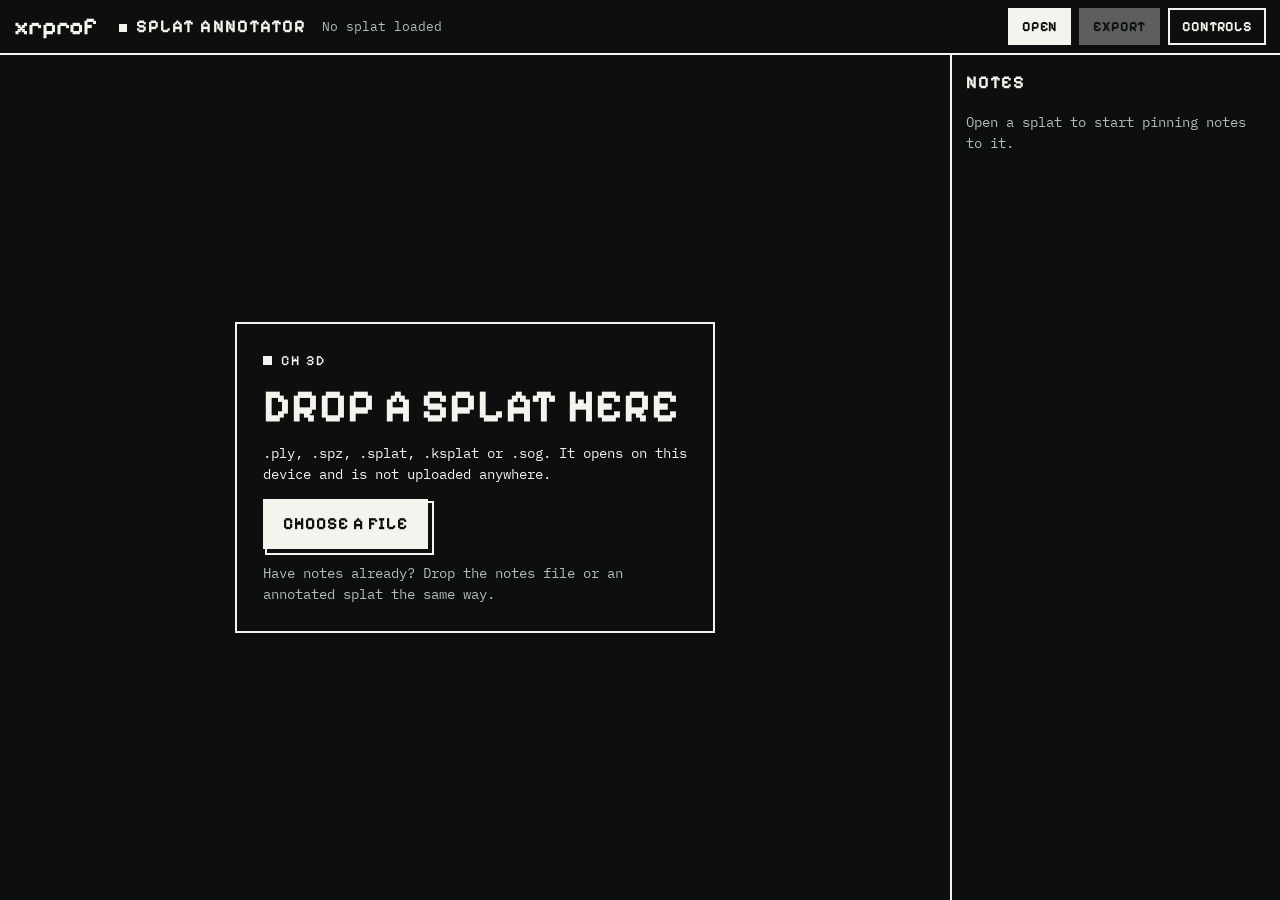
<file: splat/index.html>
<!DOCTYPE html>
<html lang="en">
<head>
<meta charset="utf-8">
<meta name="viewport" content="width=device-width, initial-scale=1, viewport-fit=cover">
<title>Splat Annotator | xrprof</title>
<meta name="description" content="Drop in a Gaussian splat, look around it, and pin colour-tagged notes to points in the scene. Runs in your browser; your files are not uploaded.">
<meta name="theme-color" content="#000000">
<link rel="icon" href="../assets/favicon.svg" type="image/svg+xml">
<link rel="preconnect" href="https://fonts.googleapis.com">
<link href="https://fonts.googleapis.com/css2?family=IBM+Plex+Mono:ital,wght@0,400;0,600;1,400&family=Pixelify+Sans:wght@500;700&display=swap" rel="stylesheet">
<link rel="stylesheet" href="app.css?v=1">
<script type="importmap">
{"imports":{
  "three":"./vendor/three.min.js",
  "three/addons/controls/OrbitControls.js":"./vendor/OrbitControls.js",
  "three/addons/postprocessing/Pass.js":"./vendor/Pass.js",
  "@sparkjsdev/spark":"./vendor/spark.module.min.js"
}}
</script>
</head>
<body>

<header id="bar">
  <a class="mark" href="../tools/" title="Back to xrprof tools">xrprof</a>
  <h1>Splat Annotator</h1>
  <p id="file" class="file">No splat loaded</p>
  <div class="acts">
    <button type="button" id="open" class="b">Open</button>
    <button type="button" id="export" class="b" disabled>Export</button>
    <button type="button" id="help" class="b ghost">Controls</button>
  </div>
  <input type="file" id="pick" hidden multiple accept=".ply,.spz,.splat,.ksplat,.sog,.zip,.rad,.json">
</header>

<div id="work">
  <div id="stage">
    <canvas id="view" aria-label="3D view of the splat"></canvas>
    <div id="tags" aria-hidden="true"></div>

    <div id="tools" role="toolbar" aria-label="Tools" aria-orientation="vertical">
      <button type="button" data-tool="nav" aria-pressed="true" title="Look around (1)"><i data-ico="look"></i><span>Look</span></button>
      <button type="button" data-tool="add" aria-pressed="false" title="Add a note: click a point on the splat (2)"><i data-ico="add"></i><span>Add</span></button>
      <button type="button" data-tool="move" aria-pressed="false" title="Move the selected note: click a new point (3)"><i data-ico="move"></i><span>Move</span></button>
      <hr>
      <button type="button" data-act="frame" title="Fit the whole splat in view (F)"><i data-ico="frame"></i><span>Fit</span></button>
      <button type="button" data-act="flip" title="Turn the splat the other way up (U)"><i data-ico="flip"></i><span>Flip</span></button>
      <button type="button" data-act="labels" aria-pressed="false" title="Show every note's title (L)"><i data-ico="label"></i><span>Titles</span></button>
    </div>

    <div id="pad" role="group" aria-label="Move the camera">
      <button type="button" data-hold="rotl" title="Rotate left (Left arrow)">Rot L</button>
      <button type="button" data-hold="up" title="Raise the camera (E)">Raise</button>
      <button type="button" data-hold="rotr" title="Rotate right (Right arrow)">Rot R</button>
      <button type="button" data-hold="out" title="Zoom out">Zoom &minus;</button>
      <button type="button" data-hold="down" title="Lower the camera (Q)">Lower</button>
      <button type="button" data-hold="in" title="Zoom in">Zoom +</button>
    </div>

    <p id="hint" role="status"></p>
    <p id="toast" role="status" hidden></p>

    <div id="drop">
      <div class="dropbox">
        <p class="chan">CH 3D</p>
        <h2>Drop a splat here</h2>
        <p>.ply, .spz, .splat, .ksplat or .sog. It opens on this device and is not uploaded anywhere.</p>
        <button type="button" id="choose" class="b big">Choose a file</button>
        <p class="dim">Have notes already? Drop the notes file or an annotated splat the same way.</p>
      </div>
    </div>
    <div id="busy" hidden><p id="busytext">Loading</p><div class="meter"><b id="busybar"></b></div></div>
  </div>

  <aside id="panel" aria-label="Notes">
    <form id="editor" hidden autocomplete="off">
      <div class="phead">
        <h2 id="edhead">Note</h2>
        <span id="edstate" class="state"></span>
      </div>
      <label for="f-title">Title</label>
      <input id="f-title" type="text" maxlength="80" placeholder="Name this point">
      <fieldset>
        <legend>Colour tag</legend>
        <div id="f-colors" class="swatches"></div>
      </fieldset>
      <label for="f-text">Note</label>
      <textarea id="f-text" rows="5" placeholder="What should people notice here?"></textarea>
      <fieldset>
        <legend>Position</legend>
        <p class="dim small">Drag the orb, or use Move and click a new point.</p>
        <div class="rowb">
          <button type="button" id="f-move" class="b ghost sm" aria-pressed="false">Move</button>
          <button type="button" id="f-near" class="b ghost sm" title="Pull the orb toward the camera">Nearer</button>
          <button type="button" id="f-far" class="b ghost sm" title="Push the orb away from the camera">Farther</button>
        </div>
      </fieldset>
      <p id="edwarn" class="warn" hidden>Save or cancel this note first.</p>
      <div class="rowb end">
        <button type="submit" id="f-save" class="b">Save note</button>
        <button type="button" id="f-cancel" class="b ghost">Cancel</button>
        <button type="button" id="f-del" class="b ghost danger">Delete</button>
      </div>
    </form>

    <section id="listwrap">
      <div class="phead">
        <h2>Notes <span id="count"></span></h2>
        <span id="saved" class="state"></span>
      </div>
      <div id="filters" class="swatches small" role="group" aria-label="Show only one colour"></div>
      <ol id="list"></ol>
      <p id="empty" class="dim"></p>
    </section>
  </aside>
</div>

<dialog id="dlg-help">
  <h2>Controls</h2>
  <dl class="keys">
    <div><dt>Rotate</dt><dd>Drag &middot; one finger &middot; arrow keys</dd></div>
    <div><dt>Slide (pan)</dt><dd>Right-drag or Shift-drag &middot; two fingers</dd></div>
    <div><dt>Zoom</dt><dd>Scroll wheel &middot; pinch</dd></div>
    <div><dt>Fly</dt><dd>W A S D, hold Shift to go faster</dd></div>
    <div><dt>Raise / lower</dt><dd>E / Q</dd></div>
    <div><dt>Set the pivot</dt><dd>Double-click a point</dd></div>
    <div><dt>Fit in view</dt><dd>F</dd></div>
    <div><dt>Tools</dt><dd>1 look &middot; 2 add &middot; 3 move &middot; L titles &middot; U flip</dd></div>
    <div><dt>Selected note</dt><dd>Enter saves from the title &middot; Esc cancels &middot; drag the orb to move it</dd></div>
  </dl>
  <form method="dialog"><button class="b">Close</button></form>
</dialog>

<dialog id="dlg-export">
  <h2>Export</h2>
  <ul class="exports">
    <li>
      <button type="button" class="b" data-export="ply">Annotated splat (.ply)</button>
      <p>One file. The notes ride inside the splat file, which still opens in other splat software. Drop it here to get the notes back.</p>
    </li>
    <li>
      <button type="button" class="b" data-export="zip">Splat + notes bundle (.zip)</button>
      <p>One file holding the original splat and a notes file. Works for every format. Drop it here to reopen both.</p>
    </li>
    <li>
      <button type="button" class="b" data-export="json">Notes only (.json)</button>
      <p>A small file to send to someone who already has the splat, or to publish beside it on a website.</p>
    </li>
  </ul>
  <p id="exmsg" class="dim" role="status"></p>
  <form method="dialog"><button class="b ghost">Close</button></form>
</dialog>

<noscript><p style="padding:24px">This tool needs JavaScript.</p></noscript>
<script type="module" src="app.js?v=1"></script>
</body>
</html>
</file>
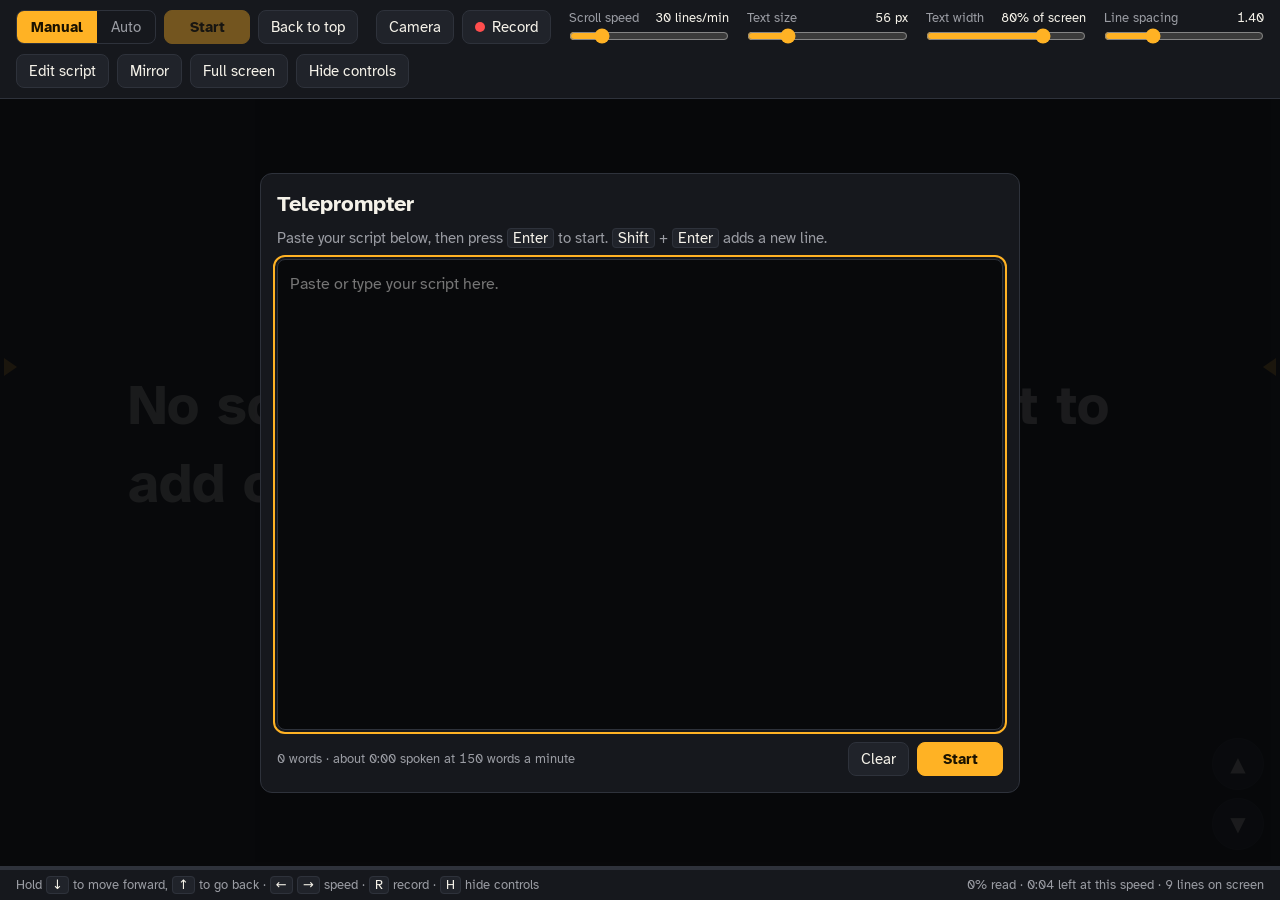
<file: teleprompter/index.html>
<!DOCTYPE html>
<html lang="en">
<head>
<meta charset="utf-8">
<meta name="viewport" content="width=device-width, initial-scale=1">
<title>Teleprompter</title>
<link rel="preconnect" href="https://fonts.googleapis.com">
<link href="https://fonts.googleapis.com/css2?family=Atkinson+Hyperlegible:wght@400;700&display=swap" rel="stylesheet">
<style>
/* Layout idea: one screen. Control strip on top, black reading stage filling the rest,
   amber cue markers at the reading line, thin progress strip at the bottom.
   Single dark theme by choice: a prompter is read off a dark screen. */
:root {
  color-scheme: dark;
  --stage: #08090b;
  --panel: #16181d;
  --panel-2: #20232a;
  --ink: #f5f2e9;
  --dim: #9a9ca3;
  --line: #2e323b;
  --cue: #ffb224;
  --font: "Atkinson Hyperlegible", "Verdana", "Segoe UI", system-ui, sans-serif;
}
* { box-sizing: border-box; }
html, body { height: 100%; margin: 0; }
body {
  background: var(--stage); color: var(--ink);
  font-family: var(--font); font-size: 15px;
  display: flex; flex-direction: column; overflow: hidden;
}
button, input, textarea { font: inherit; color: inherit; }
:focus-visible { outline: 2px solid var(--cue); outline-offset: 2px; }

/* ---------- control strip ---------- */
#bar {
  background: var(--panel); border-bottom: 1px solid var(--line);
  padding: 10px 16px; display: flex; flex-wrap: wrap; gap: 10px 18px; align-items: center;
}
body.clean #bar, body.clean #foot { display: none; }
.group { display: flex; gap: 8px; align-items: center; }
.seg { display: flex; border: 1px solid var(--line); border-radius: 8px; overflow: hidden; }
.seg button { background: transparent; border: 0; padding: 7px 14px; cursor: pointer; color: var(--dim); }
.seg button[aria-pressed="true"] { background: var(--cue); color: #1a1200; font-weight: 700; }
.btn {
  background: var(--panel-2); border: 1px solid var(--line); border-radius: 8px;
  padding: 7px 12px; cursor: pointer; white-space: nowrap;
}
.btn:hover { border-color: var(--dim); }
.btn.primary { background: var(--cue); border-color: var(--cue); color: #1a1200; font-weight: 700; min-width: 86px; }
.btn[aria-pressed="true"] { border-color: var(--cue); color: var(--cue); }
.btn:disabled { opacity: .4; cursor: default; }
.sliders { display: flex; flex-wrap: wrap; gap: 8px 18px; flex: 1 1 420px; }
.slider { display: grid; grid-template-columns: auto auto; gap: 2px 8px; flex: 1 1 150px; min-width: 140px; }
.slider label { color: var(--dim); font-size: 13px; }
.slider output { font-size: 13px; text-align: right; font-variant-numeric: tabular-nums; }
.slider input { grid-column: 1 / -1; width: 100%; accent-color: var(--cue); margin: 0; }

/* ---------- stage ---------- */
#stage { position: relative; flex: 1 1 auto; min-height: 0; overflow: hidden; background: var(--stage); }
#mirror { position: absolute; inset: 0; }
#mirror.flip { transform: scaleX(-1); }
#text {
  position: absolute; left: 50%; top: 35%;
  width: 80%; margin-left: -40%;
  white-space: pre-wrap; overflow-wrap: break-word;
  font-size: 56px; line-height: 1.4; font-weight: 700;
  will-change: transform;
}
.cue { position: absolute; top: 35%; width: 0; height: 0; pointer-events: none;
  border-top: 9px solid transparent; border-bottom: 9px solid transparent; margin-top: -9px; }
.cue.l { left: 4px; border-left: 13px solid var(--cue); }
.cue.r { right: 4px; border-right: 13px solid var(--cue); }
.fade { position: absolute; left: 0; right: 0; pointer-events: none; }
.fade.t { top: 0; height: 22%; background: linear-gradient(var(--stage), transparent); }
.fade.b { bottom: 0; height: 22%; background: linear-gradient(transparent, var(--stage)); }
#hold { position: absolute; right: 16px; bottom: 16px; display: flex; flex-direction: column; gap: 8px; }
#hold button, #showbar {
  width: 52px; height: 52px; border-radius: 50%; border: 1px solid var(--line);
  background: rgba(32,35,42,.85); cursor: pointer; font-size: 20px;
  touch-action: none; user-select: none; -webkit-user-select: none;
}
#hold button.on { background: var(--cue); color: #1a1200; border-color: var(--cue); }
#showbar { position: absolute; left: 16px; bottom: 16px; width: auto; height: auto; border-radius: 8px;
  padding: 7px 12px; font-size: 13px; opacity: .55; display: none; }
#showbar:hover { opacity: 1; }
body.clean #showbar { display: block; }

/* ---------- footer ---------- */
#foot { background: var(--panel); border-top: 1px solid var(--line); }
#prog { height: 3px; background: var(--line); }
#prog i { display: block; height: 100%; width: 0; background: var(--cue); }
#status { display: flex; flex-wrap: wrap; gap: 4px 20px; justify-content: space-between;
  padding: 7px 16px; color: var(--dim); font-size: 13px; font-variant-numeric: tabular-nums; }
kbd { border: 1px solid var(--line); border-radius: 4px; padding: 0 5px; background: var(--panel-2); color: var(--ink); font-family: inherit; }

/* ---------- script editor ---------- */
#editor { position: absolute; inset: 0; background: rgba(8,9,11,.92); display: none;
  padding: 16px; align-items: center; justify-content: center; }
#editor.open { display: flex; }
#sheet { background: var(--panel); border: 1px solid var(--line); border-radius: 12px;
  width: min(760px, 100%); height: min(620px, 100%); padding: 16px; display: flex; flex-direction: column; gap: 12px; }
#sheet h2 { margin: 0; font-size: 22px; }
#sheet p { margin: 0; color: var(--dim); }
#script { flex: 1 1 auto; min-height: 0; resize: none; background: var(--stage); border: 1px solid var(--line);
  border-radius: 8px; padding: 12px; line-height: 1.5; font-size: 16px; }
#sheet .row { display: flex; flex-wrap: wrap; gap: 8px; align-items: center; justify-content: space-between; }
#count { color: var(--dim); font-size: 13px; font-variant-numeric: tabular-nums; }
/* ---------- camera and recording ---------- */
:root { --rec: #ff4d4d; }
[hidden] { display: none !important; }
#editor { z-index: 10; }
.btn.rec::before { content: ""; display: inline-block; width: 10px; height: 10px; border-radius: 50%;
  background: var(--rec); margin-right: 7px; }
.btn.rec.live { border-color: var(--rec); color: var(--rec); }
.btn.rec.live::before { border-radius: 2px; }
#cam { position: absolute; top: 12px; right: 12px; z-index: 5; width: 176px;
  display: flex; flex-direction: column; gap: 8px; }
#view { display: block; width: 176px; height: 176px; object-fit: cover; transform: scaleX(-1);
  border-radius: 10px; border: 1px solid var(--line); background: #000; }
#cam.err #view, #cam.nopreview #view { display: none; }
.camctl { display: flex; flex-direction: column; gap: 4px; background: rgba(22,24,29,.94);
  border: 1px solid var(--line); border-radius: 10px; padding: 8px; font-size: 13px; }
.camctl label { color: var(--dim); margin-top: 2px; }
.camctl select { width: 100%; background: var(--panel-2); color: var(--ink); border: 1px solid var(--line);
  border-radius: 6px; padding: 5px; font: inherit; }
.camctl p { margin: 4px 0 0; }
.camctl p:empty { display: none; }
body.clean .camctl { display: none; }
#save { text-align: center; text-decoration: none; white-space: normal; }
#badge { position: absolute; top: 12px; left: 16px; z-index: 5; display: flex; gap: 8px; align-items: center;
  background: rgba(8,9,11,.85); border: 1px solid var(--rec); border-radius: 999px; padding: 4px 12px;
  font-variant-numeric: tabular-nums; }
#badge i { width: 10px; height: 10px; border-radius: 50%; background: var(--rec); animation: blink 1.2s steps(2) infinite; }
@keyframes blink { 50% { opacity: .25; } }
@media (prefers-reduced-motion: reduce) { #badge i { animation: none; } }
#countdown { position: absolute; inset: 0; z-index: 6; display: flex; align-items: center; justify-content: center;
  font-size: min(40vh, 320px); font-weight: 700; color: var(--cue); background: rgba(8,9,11,.6); }
</style>
</head>
<body>

<div id="bar">
  <div class="group">
    <div class="seg" role="group" aria-label="Scroll mode">
      <button id="modeManual" type="button" aria-pressed="true">Manual</button>
      <button id="modeAuto" type="button" aria-pressed="false">Auto</button>
    </div>
    <button id="play" class="btn primary" type="button" disabled>Start</button>
    <button id="restart" class="btn" type="button">Back to top</button>
  </div>

  <div class="group">
    <button id="camBtn" class="btn" type="button" aria-pressed="false">Camera</button>
    <button id="rec" class="btn rec" type="button">Record</button>
  </div>

  <div class="sliders">
    <div class="slider">
      <label for="speed">Scroll speed</label><output id="speedOut" for="speed"></output>
      <input id="speed" type="range" min="5" max="150" step="1" value="30">
    </div>
    <div class="slider">
      <label for="size">Text size</label><output id="sizeOut" for="size"></output>
      <input id="size" type="range" min="20" max="180" step="2" value="56">
    </div>
    <div class="slider">
      <label for="width">Text width</label><output id="widthOut" for="width"></output>
      <input id="width" type="range" min="30" max="96" step="2" value="80">
    </div>
    <div class="slider">
      <label for="lead">Line spacing</label><output id="leadOut" for="lead"></output>
      <input id="lead" type="range" min="1" max="2.4" step="0.05" value="1.4">
    </div>
  </div>

  <div class="group">
    <button id="edit" class="btn" type="button">Edit script</button>
    <button id="flip" class="btn" type="button" aria-pressed="false">Mirror</button>
    <button id="full" class="btn" type="button">Full screen</button>
    <button id="hide" class="btn" type="button">Hide controls</button>
  </div>
</div>

<div id="stage">
  <div id="mirror"><div id="text"></div></div>
  <div class="fade t"></div><div class="fade b"></div>
  <div class="cue l"></div><div class="cue r"></div>
  <div id="hold">
    <button id="holdUp" type="button" aria-label="Hold to scroll back">&#9650;</button>
    <button id="holdDown" type="button" aria-label="Hold to scroll forward">&#9660;</button>
  </div>
  <button id="showbar" type="button">Show controls</button>

  <div id="cam" hidden>
    <video id="view" autoplay muted playsinline></video>
    <a id="save" class="btn primary" hidden>Save video</a>
    <div class="camctl">
      <button id="pv" class="btn" type="button">Hide preview</button>
      <label for="camSel">Camera</label><select id="camSel"></select>
      <label for="micSel">Microphone</label><select id="micSel"></select>
      <p id="camMsg" role="status"></p>
    </div>
  </div>
  <div id="badge" hidden><i></i><span>0:00</span></div>
  <div id="countdown" hidden aria-live="assertive"></div>

  <div id="editor" role="dialog" aria-modal="true" aria-labelledby="edTitle">
    <div id="sheet">
      <h2 id="edTitle">Teleprompter</h2>
      <p>Paste your script below, then press <kbd>Enter</kbd> to start. <kbd>Shift</kbd> + <kbd>Enter</kbd> adds a new line.</p>
      <textarea id="script" spellcheck="false" placeholder="Paste or type your script here."></textarea>
      <div class="row">
        <span id="count"></span>
        <span class="group">
          <button id="clear" class="btn" type="button">Clear</button>
          <button id="cancel" class="btn" type="button">Cancel</button>
          <button id="load" class="btn primary" type="button">Start</button>
        </span>
      </div>
    </div>
  </div>
</div>

<div id="foot">
  <div id="prog"><i></i></div>
  <div id="status">
    <span id="hint"></span>
    <span id="time"></span>
  </div>
</div>

<script>
(function () {
  var SAMPLE = '';

  var $ = function (id) { return document.getElementById(id); };
  var text = $('text'), stage = $('stage'), mirror = $('mirror');
  var KEY = 'teleprompter-v1';

  var s = { mode: 'manual', speed: 30, size: 56, width: 80, lead: 1.4, flip: false, script: SAMPLE };
  try {
    var saved = JSON.parse(localStorage.getItem(KEY) || 'null');
    if (saved) for (var k in s) if (saved[k] !== undefined && typeof saved[k] === typeof s[k]) s[k] = saved[k];
  } catch (e) {}
  function save() { try { localStorage.setItem(KEY, JSON.stringify(s)); } catch (e) {} }

  var y = 0, max = 0, held = 0, playing = false, last = 0;

  function linePx() { return s.size * s.lead; }
  function pxPerSec() { return s.speed / 60 * linePx(); }

  function applyLook() {
    text.style.fontSize = s.size + 'px';
    text.style.lineHeight = s.lead;
    text.style.width = s.width + '%';
    text.style.marginLeft = (-s.width / 2) + '%';
    mirror.classList.toggle('flip', s.flip);
    $('flip').setAttribute('aria-pressed', s.flip);
    $('speedOut').textContent = s.speed + ' lines/min';
    $('sizeOut').textContent = s.size + ' px';
    $('widthOut').textContent = s.width + '% of screen';
    $('leadOut').textContent = s.lead.toFixed(2);
    measure();
  }

  // Keep the reader's place when the layout changes.
  function measure() {
    var frac = max > 0 ? y / max : 0;
    max = text.offsetHeight;
    y = Math.min(max, frac * max);
    draw();
  }

  function fmt(sec) {
    sec = Math.max(0, Math.round(sec));
    return Math.floor(sec / 60) + ':' + String(sec % 60).padStart(2, '0');
  }

  function draw() {
    text.style.transform = 'translate3d(0,' + (-y) + 'px,0)';
    var frac = max > 0 ? y / max : 0;
    $('prog').firstElementChild.style.width = (frac * 100) + '%';
    var linesFit = Math.max(1, Math.floor(stage.clientHeight / linePx()));
    $('time').textContent = Math.round(frac * 100) + '% read · ' +
      fmt((max - y) / pxPerSec()) + ' left at this speed · ' + linesFit + ' lines on screen';
  }

  function applyMode() {
    var auto = s.mode === 'auto';
    $('modeAuto').setAttribute('aria-pressed', auto);
    $('modeManual').setAttribute('aria-pressed', !auto);
    $('play').disabled = !auto;
    if (!auto) playing = false;
    $('play').textContent = playing ? 'Pause' : (y > 0 && y < max ? 'Resume' : 'Start');
    $('hint').innerHTML = auto
      ? '<kbd>Space</kbd> start or pause · hold <kbd>&uarr;</kbd> <kbd>&darr;</kbd> to jump back or ahead · <kbd>&larr;</kbd> <kbd>&rarr;</kbd> speed · <kbd>R</kbd> record · <kbd>H</kbd> hide controls'
      : 'Hold <kbd>&darr;</kbd> to move forward, <kbd>&uarr;</kbd> to go back · <kbd>&larr;</kbd> <kbd>&rarr;</kbd> speed · <kbd>R</kbd> record · <kbd>H</kbd> hide controls';
  }

  function setPlaying(on) {
    if (s.mode !== 'auto') return;
    if (on && y >= max) y = 0;
    playing = on;
    applyMode();
  }

  function frame(t) {
    var dt = Math.min((t - last) / 1000, 0.1); last = t;
    var v = 0;
    if (held) v = held * pxPerSec() * (s.mode === 'auto' ? 3 : 1);
    else if (s.mode === 'auto' && playing) v = pxPerSec();
    if (v) {
      y = Math.max(0, Math.min(max, y + v * dt));
      if (y >= max && playing && !held) { playing = false; applyMode(); }
      draw();
    }
    requestAnimationFrame(frame);
  }

  function setScript(str) {
    s.script = str;
    text.textContent = str.trim() ? str : 'No script loaded. Press Edit script to add one.';
    y = 0; max = 0; playing = false;
    measure(); applyMode(); save();
  }

  /* ----- controls ----- */
  function bindSlider(id, key) {
    var el = $(id);
    el.value = s[key];
    el.addEventListener('input', function () { s[key] = parseFloat(el.value); applyLook(); save(); });
    el.addEventListener('pointerup', function () { el.blur(); });
  }
  bindSlider('speed', 'speed'); bindSlider('size', 'size');
  bindSlider('width', 'width'); bindSlider('lead', 'lead');

  function setMode(m) { s.mode = m; held = 0; applyMode(); save(); }
  $('modeManual').onclick = function () { setMode('manual'); };
  $('modeAuto').onclick = function () { setMode('auto'); };
  $('play').onclick = function () { setPlaying(!playing); };
  $('restart').onclick = function () { y = 0; playing = false; draw(); applyMode(); };
  $('flip').onclick = function () { s.flip = !s.flip; applyLook(); save(); };
  function toggleClean() { document.body.classList.toggle('clean'); measure(); }
  $('hide').onclick = toggleClean; $('showbar').onclick = toggleClean;
  $('full').onclick = function () {
    try {
      var p = document.fullscreenElement ? document.exitFullscreen() : document.documentElement.requestFullscreen();
      if (p && p.catch) p.catch(function () {});
    } catch (e) {}
  };

  // Mouse clicks should not leave focus on a button, or Space would press it again.
  document.addEventListener('click', function (e) {
    var b = e.target.closest && e.target.closest('button');
    if (b && e.detail > 0) b.blur();
  });

  /* ----- hold buttons (touch and mouse) ----- */
  function bindHold(id, dir) {
    var el = $(id);
    function on(e) { e.preventDefault(); held = dir; el.classList.add('on'); try { el.setPointerCapture(e.pointerId); } catch (x) {} }
    function off() { if (held === dir) held = 0; el.classList.remove('on'); }
    el.addEventListener('pointerdown', on);
    el.addEventListener('pointerup', off);
    el.addEventListener('pointercancel', off);
    el.addEventListener('lostpointercapture', off);
    el.addEventListener('contextmenu', function (e) { e.preventDefault(); });
  }
  bindHold('holdUp', -1); bindHold('holdDown', 1);

  /* ----- keyboard ----- */
  var editor = $('editor'), area = $('script');
  function editing() { return editor.classList.contains('open'); }

  document.addEventListener('keydown', function (e) {
    if (editing()) { if (e.key === 'Escape') closeEditor(); return; }
    var tag = e.target.tagName;
    if (tag === 'INPUT' || tag === 'TEXTAREA' || tag === 'SELECT') return;
    if (e.ctrlKey || e.metaKey || e.altKey) return;
    switch (e.key) {
      case 'ArrowDown': e.preventDefault(); held = 1; break;
      case 'ArrowUp': e.preventDefault(); held = -1; break;
      case 'ArrowRight': case 'ArrowLeft':
        e.preventDefault();
        s.speed = Math.max(5, Math.min(150, s.speed + (e.key === 'ArrowRight' ? 2 : -2)));
        $('speed').value = s.speed; applyLook(); save(); break;
      case ' ':
        if (tag === 'BUTTON') return;
        e.preventDefault(); if (!e.repeat) setPlaying(!playing); break;
      case 'Home': e.preventDefault(); $('restart').onclick(); break;
      case 'h': case 'H': toggleClean(); break;
    }
  });
  document.addEventListener('keyup', function (e) {
    if (e.key === 'ArrowDown' && held === 1) held = 0;
    if (e.key === 'ArrowUp' && held === -1) held = 0;
  });
  window.addEventListener('blur', function () { held = 0; });

  /* ----- editor ----- */
  function countWords() {
    var n = (area.value.trim().match(/\S+/g) || []).length;
    $('count').textContent = n + ' words · about ' + fmt(n / 150 * 60) + ' spoken at 150 words a minute';
  }
  function openEditor() { playing = false; held = 0; applyMode(); area.value = s.script; countWords(); $('cancel').hidden = !s.script.trim(); editor.classList.add('open'); area.focus(); }
  function closeEditor() { editor.classList.remove('open'); }
  $('edit').onclick = openEditor;
  $('cancel').onclick = closeEditor;
  $('clear').onclick = function () { area.value = ''; countWords(); area.focus(); };
  $('load').onclick = function () {
    if (!area.value.trim()) { area.focus(); return; }
    setScript(area.value); closeEditor();
  };
  area.addEventListener('keydown', function (e) {
    if (e.key === 'Enter' && !e.shiftKey && !e.isComposing) { e.preventDefault(); $('load').onclick(); }
  });
  area.addEventListener('input', countWords);

  /* ----- camera and recording ----- */
  var cam = $('cam'), view = $('view'), camSel = $('camSel'), micSel = $('micSel'),
      recBtn = $('rec'), camBtn = $('camBtn'), camMsg = $('camMsg'), badge = $('badge'),
      countEl = $('countdown'), saveEl = $('save'), pvBtn = $('pv');
  var stream = null, recorder = null, chunks = [], recStart = 0, recTick = 0,
      countTimer = 0, unsaved = false, saveUrl = '';
  var dev = { cam: '', mic: '' };
  try { var dv = JSON.parse(localStorage.getItem(KEY + '-dev') || 'null'); if (dv) dev = { cam: dv.cam || '', mic: dv.mic || '' }; } catch (e) {}
  function canRecord() { return !!(navigator.mediaDevices && navigator.mediaDevices.getUserMedia && window.MediaRecorder); }

  function camError(err) {
    var n = err && err.name;
    camMsg.textContent =
      !canRecord() ? 'Recording needs a current browser and an https address.' :
      n === 'NotAllowedError' ? 'Camera access is blocked. Allow the camera and microphone for this site in your browser, then press Camera again.' :
      n === 'NotFoundError' ? 'No camera or microphone was found. Plug one in, then press Camera again.' :
      n === 'NotReadableError' ? 'The camera is in use by another app. Close that app, then press Camera again.' :
      'The camera could not start. ' + (err && err.message ? err.message : 'Press Camera to try again.');
    cam.hidden = false; cam.classList.add('err');
    camBtn.setAttribute('aria-pressed', 'false');
  }

  function stopStream() {
    if (stream) stream.getTracks().forEach(function (t) { t.stop(); });
    stream = null; view.srcObject = null;
  }

  function fill(sel, list, kind, word, track) {
    var cur = track && track.getSettings ? track.getSettings().deviceId : '';
    var n = 0;
    sel.textContent = '';
    list.forEach(function (d) {
      if (d.kind !== kind) return;
      n++;
      var o = document.createElement('option');
      o.value = d.deviceId; o.textContent = d.label || (word + ' ' + n);
      if (d.deviceId === cur) o.selected = true;
      sel.appendChild(o);
    });
  }
  function listDevices() {
    return navigator.mediaDevices.enumerateDevices().then(function (list) {
      fill(camSel, list, 'videoinput', 'Camera', stream && stream.getVideoTracks()[0]);
      fill(micSel, list, 'audioinput', 'Microphone', stream && stream.getAudioTracks()[0]);
    }).catch(function () {});
  }

  function startCam(retried) {
    if (!canRecord()) { camError(null); return Promise.resolve(false); }
    stopStream();
    var v = { width: { ideal: 1920 }, height: { ideal: 1080 } };
    if (dev.cam) v.deviceId = { exact: dev.cam };
    var a = dev.mic ? { deviceId: { exact: dev.mic } } : true;
    return navigator.mediaDevices.getUserMedia({ video: v, audio: a }).then(function (st) {
      stream = st; view.srcObject = st;
      cam.hidden = false; cam.classList.remove('err'); camMsg.textContent = '';
      camBtn.setAttribute('aria-pressed', 'true');
      return listDevices().then(function () { return true; });
    }).catch(function (err) {
      // A remembered camera or microphone that is no longer plugged in: fall back to the default.
      if (!retried && err && (err.name === 'OverconstrainedError' || err.name === 'NotFoundError') && (dev.cam || dev.mic)) {
        dev = { cam: '', mic: '' };
        return startCam(true);
      }
      camError(err);
      return false;
    });
  }

  function pickDevice() {
    dev = { cam: camSel.value, mic: micSel.value };
    try { localStorage.setItem(KEY + '-dev', JSON.stringify(dev)); } catch (e) {}
    startCam();
  }
  camSel.addEventListener('change', pickDevice);
  micSel.addEventListener('change', pickDevice);
  if (canRecord() && navigator.mediaDevices.addEventListener) {
    navigator.mediaDevices.addEventListener('devicechange', function () { if (stream) listDevices(); });
  }

  camBtn.onclick = function () {
    if (stream) { stopStream(); cam.hidden = !unsaved; cam.classList.add('err'); camMsg.textContent = ''; camBtn.setAttribute('aria-pressed', 'false'); }
    else startCam();
  };
  pvBtn.onclick = function () {
    var off = cam.classList.toggle('nopreview');
    pvBtn.textContent = off ? 'Show preview' : 'Hide preview';
  };

  function pickType() {
    var t = ['video/mp4;codecs=avc1.42E01E,mp4a.40.2', 'video/mp4', 'video/webm;codecs=vp9,opus', 'video/webm;codecs=vp8,opus', 'video/webm'];
    for (var i = 0; i < t.length; i++) if (MediaRecorder.isTypeSupported(t[i])) return t[i];
    return '';
  }
  function recState(st) { // 'idle', 'count' or 'rec'
    recBtn.textContent = st === 'idle' ? 'Record' : st === 'count' ? 'Cancel' : 'Stop recording';
    recBtn.classList.toggle('live', st === 'rec');
    camSel.disabled = micSel.disabled = camBtn.disabled = st !== 'idle';
    badge.hidden = st !== 'rec';
  }
  function cancelCount() { clearInterval(countTimer); countTimer = 0; countEl.hidden = true; recState('idle'); }
  function countdown() {
    var n = 3;
    countEl.textContent = n; countEl.hidden = false; recState('count');
    countTimer = setInterval(function () {
      n--;
      if (n > 0) { countEl.textContent = n; return; }
      cancelCount(); beginRec();
    }, 1000);
  }
  function beginRec() {
    if (!stream) return;
    var type = pickType();
    try { recorder = type ? new MediaRecorder(stream, { mimeType: type }) : new MediaRecorder(stream); }
    catch (e) { recorder = null; camError(e); return; }
    chunks = [];
    recorder.ondataavailable = function (e) { if (e.data && e.data.size) chunks.push(e.data); };
    recorder.onstop = finishRec;
    recorder.start(1000);
    recStart = Date.now();
    badge.lastElementChild.textContent = '0:00';
    recTick = setInterval(function () { badge.lastElementChild.textContent = fmt((Date.now() - recStart) / 1000); }, 500);
    recState('rec');
    if (s.mode === 'auto' && !playing) setPlaying(true);
  }
  function finishRec() {
    clearInterval(recTick);
    var type = (recorder && recorder.mimeType) || (chunks[0] && chunks[0].type) || 'video/webm';
    var blob = new Blob(chunks, { type: type.split(';')[0] });
    var secs = (Date.now() - recStart) / 1000;
    recorder = null; chunks = [];
    if (saveUrl) URL.revokeObjectURL(saveUrl);
    saveUrl = URL.createObjectURL(blob);
    var d = new Date(), p2 = function (x) { return String(x).padStart(2, '0'); };
    saveEl.href = saveUrl;
    saveEl.download = 'teleprompter-' + d.getFullYear() + p2(d.getMonth() + 1) + p2(d.getDate()) + '-' +
      p2(d.getHours()) + p2(d.getMinutes()) + (type.indexOf('mp4') > -1 ? '.mp4' : '.webm');
    saveEl.textContent = 'Save video (' + fmt(secs) + ', ' + (blob.size / 1048576).toFixed(1) + ' MB)';
    saveEl.hidden = false; unsaved = true;
    recState('idle');
    if (playing) setPlaying(false);
  }
  saveEl.addEventListener('click', function () { unsaved = false; });

  function toggleRec() {
    if (recorder) { if (recorder.state !== 'inactive') recorder.stop(); return; }
    if (countTimer) { cancelCount(); return; }
    (stream ? Promise.resolve(true) : startCam()).then(function (ok) { if (ok && !countTimer && !recorder) countdown(); });
  }
  recBtn.onclick = toggleRec;
  document.addEventListener('keydown', function (e) {
    if (editing() || e.ctrlKey || e.metaKey || e.altKey) return;
    var tag = e.target.tagName;
    if (tag === 'INPUT' || tag === 'TEXTAREA' || tag === 'SELECT') return;
    if ((e.key === 'r' || e.key === 'R') && !e.repeat) toggleRec();
    if (e.key === 'Escape' && countTimer) cancelCount();
  });
  window.addEventListener('beforeunload', function (e) {
    if (unsaved || recorder) { e.preventDefault(); e.returnValue = ''; }
  });

  /* ----- start ----- */
  text.textContent = s.script.trim() ? s.script : 'No script loaded. Press Edit script to add one.';
  applyLook(); applyMode();
  openEditor();
  if (window.ResizeObserver) { new ResizeObserver(measure).observe(text); new ResizeObserver(draw).observe(stage); }
  else window.addEventListener('resize', measure);
  if (document.fonts && document.fonts.ready) document.fonts.ready.then(measure);
  requestAnimationFrame(function (t) { last = t; requestAnimationFrame(frame); });
})();
</script>
</body>
</html>
</file>
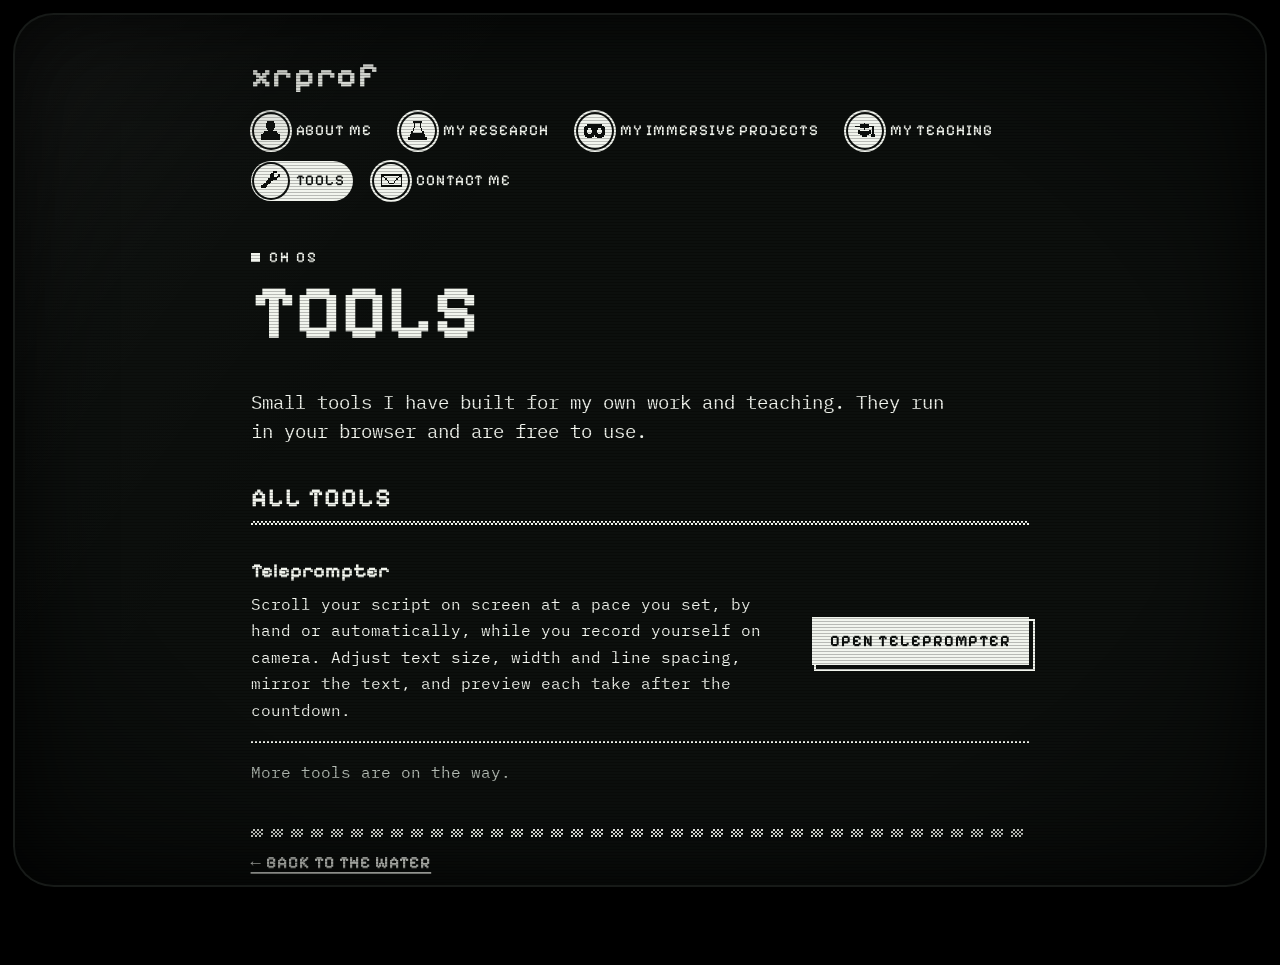
<file: tools/index.html>
<!DOCTYPE html>
<html lang="en">
<head>
<meta charset="utf-8">
<meta name="viewport" content="width=device-width, initial-scale=1">
<title>Tools | xrprof</title>
<meta name="description" content="Small web tools made by Daniel Pimentel, free to use in your browser.">
<meta name="theme-color" content="#000000">
<link rel="icon" href="../assets/favicon.svg" type="image/svg+xml">
<link rel="icon" href="../assets/favicon-32.png" sizes="32x32" type="image/png">
<link rel="apple-touch-icon" href="../assets/apple-touch-icon.png">
<meta property="og:type" content="website">
<meta property="og:site_name" content="xrprof">
<meta property="og:url" content="https://xrprof.org/tools/">
<meta property="og:title" content="Tools | xrprof">
<meta property="og:description" content="Small web tools made by Daniel Pimentel, free to use in your browser.">
<meta property="og:image" content="https://xrprof.org/assets/og.png">
<meta property="og:image:width" content="1200">
<meta property="og:image:height" content="630">
<meta property="og:image:alt" content="The xrprof home screen: the name floating on a pixel ocean, ringed by buoys, with a small sea turtle">
<meta name="twitter:card" content="summary_large_image">
<meta name="twitter:title" content="Tools | xrprof">
<meta name="twitter:description" content="Small web tools made by Daniel Pimentel, free to use in your browser.">
<meta name="twitter:image" content="https://xrprof.org/assets/og.png">
<link rel="preconnect" href="https://fonts.googleapis.com">
<link href="https://fonts.googleapis.com/css2?family=IBM+Plex+Mono:ital,wght@0,400;0,600;1,400&family=Pixelify+Sans:wght@500;700&display=swap" rel="stylesheet">
<link rel="stylesheet" href="../assets/site.css?v=00b70300">
</head>
<body>
<div class="tube" aria-hidden="true"></div>
<div class="page">
  <header class="top">
    <a class="mark" href="../" aria-label="xrprof home">xrprof</a>
    <nav aria-label="Sections">
      <ul class="buoys">
      <li><a href="../about-me/"><span class="disc"><svg class="ico" viewBox="0 0 15 15" aria-hidden="true" shape-rendering="crispEdges"><path fill="currentColor" d="M5 1h5v1h-5zM4 2h7v1h-7zM4 3h7v1h-7zM4 4h7v1h-7zM4 5h7v1h-7zM5 6h5v1h-5zM6 7h3v1h-3zM3 8h9v1h-9zM2 9h11v1h-11zM1 10h13v1h-13zM1 11h13v1h-13zM1 12h13v1h-13zM1 13h13v1h-13z"/></svg></span><span class="lbl">About Me</span></a></li>
      <li><a href="../my-research/"><span class="disc"><svg class="ico" viewBox="0 0 15 15" aria-hidden="true" shape-rendering="crispEdges"><path fill="currentColor" d="M4 1h7v1h-7zM5 2h1v1h-1zM9 2h1v1h-1zM5 3h1v1h-1zM9 3h1v1h-1zM5 4h1v1h-1zM9 4h1v1h-1zM5 5h1v1h-1zM9 5h1v1h-1zM4 6h1v1h-1zM10 6h1v1h-1zM4 7h1v1h-1zM10 7h1v1h-1zM3 8h1v1h-1zM11 8h1v1h-1zM3 9h9v1h-9zM2 10h11v1h-11zM2 11h11v1h-11zM1 12h13v1h-13zM1 13h13v1h-13z"/></svg></span><span class="lbl">My Research</span></a></li>
      <li><a href="../my-immersive-projects/"><span class="disc"><svg class="ico" viewBox="0 0 15 15" aria-hidden="true" shape-rendering="crispEdges"><path fill="currentColor" d="M2 3h11v1h-11zM1 4h13v1h-13zM0 5h15v1h-15zM0 6h3v1h-3zM5 6h5v1h-5zM12 6h3v1h-3zM0 7h2v1h-2zM6 7h3v1h-3zM13 7h2v1h-2zM0 8h2v1h-2zM6 8h3v1h-3zM13 8h2v1h-2zM0 9h3v1h-3zM5 9h5v1h-5zM12 9h3v1h-3zM0 10h15v1h-15zM1 11h6v1h-6zM8 11h6v1h-6zM2 12h4v1h-4zM9 12h4v1h-4z"/></svg></span><span class="lbl">My Immersive Projects</span></a></li>
      <li><a href="../my-teaching/"><span class="disc"><svg class="ico" viewBox="0 0 15 15" aria-hidden="true" shape-rendering="crispEdges"><path fill="currentColor" d="M7 2h1v1h-1zM4 3h7v1h-7zM1 4h13v1h-13zM4 5h7v1h-7zM13 5h1v1h-1zM7 6h1v1h-1zM13 6h1v1h-1zM3 7h1v1h-1zM11 7h1v1h-1zM13 7h1v1h-1zM3 8h9v1h-9zM13 8h1v1h-1zM3 9h9v1h-9zM13 9h1v1h-1zM4 10h7v1h-7zM12 10h3v1h-3zM6 11h3v1h-3zM12 11h3v1h-3z"/></svg></span><span class="lbl">My Teaching</span></a></li>
      <li><a href="../tools/" aria-current="page"><span class="disc"><svg class="ico" viewBox="0 0 15 15" aria-hidden="true" shape-rendering="crispEdges"><path fill="currentColor" d="M9 1h3v1h-3zM8 2h2v1h-2zM7 3h3v1h-3zM13 3h1v1h-1zM7 4h3v1h-3zM12 4h2v1h-2zM7 5h6v1h-6zM6 6h6v1h-6zM5 7h4v1h-4zM4 8h4v1h-4zM3 9h4v1h-4zM2 10h4v1h-4zM1 11h4v1h-4zM1 12h3v1h-3z"/></svg></span><span class="lbl">Tools</span></a></li>
      <li><a href="../contact-me/"><span class="disc"><svg class="ico" viewBox="0 0 15 15" aria-hidden="true" shape-rendering="crispEdges"><path fill="currentColor" d="M0 3h15v1h-15zM0 4h2v1h-2zM13 4h2v1h-2zM0 5h1v1h-1zM2 5h1v1h-1zM12 5h1v1h-1zM14 5h1v1h-1zM0 6h1v1h-1zM3 6h1v1h-1zM11 6h1v1h-1zM14 6h1v1h-1zM0 7h1v1h-1zM4 7h1v1h-1zM10 7h1v1h-1zM14 7h1v1h-1zM0 8h1v1h-1zM5 8h1v1h-1zM9 8h1v1h-1zM14 8h1v1h-1zM0 9h1v1h-1zM6 9h3v1h-3zM14 9h1v1h-1zM0 10h1v1h-1zM14 10h1v1h-1zM0 11h15v1h-15z"/></svg></span><span class="lbl">Contact Me</span></a></li>
      </ul>
    </nav>
  </header>

  <main>
    <p class="chan">CH 05</p>
    <h1>Tools</h1>
    <p class="lead">Small tools I have built for my own work and teaching. They run in your browser and are free to use.</p>

    <section>
      <h2>All tools</h2>
      <ul class="tools">
        <!-- EDIT: copy an <li> block to add a tool: name, one or two sentences, and its link. -->
        <li>
          <div>
            <h3>Teleprompter</h3>
            <p>Scroll your script on screen at a pace you set, by hand or automatically, while you record yourself on camera. Adjust text size, width and line spacing, mirror the text, and preview each take after the countdown.</p>
          </div>
          <a class="btn" href="../teleprompter/">Open Teleprompter</a>
        </li>
      </ul>
      <p class="hint">More tools are on the way.</p>
    </section>
  </main>

  <footer class="foot">
    <div class="swell" aria-hidden="true"></div>
    <a class="back" href="../">&larr; Back to the water</a>
    <p>&copy; 2026 Daniel Pimentel. xrprof.org</p>
  </footer>
</div>
<script src="../assets/site.js?v=00b70300"></script>
</body>
</html>
</file>
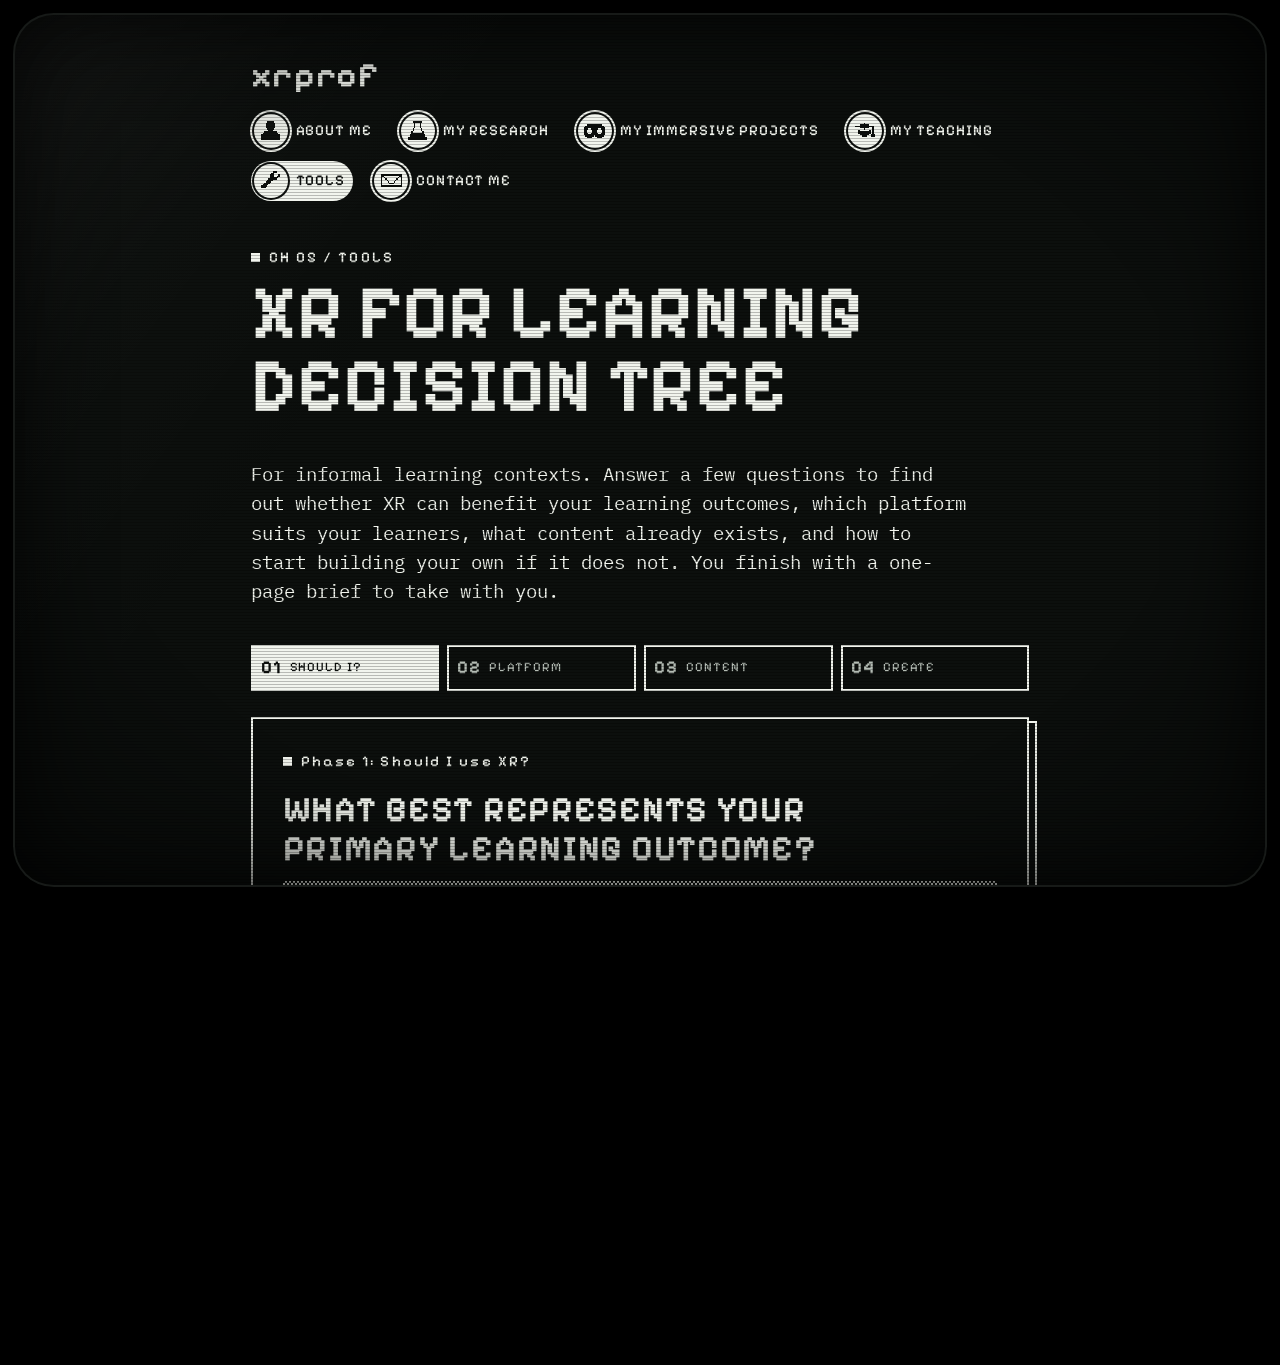
<file: xr-decision-tree/index.html>
<!DOCTYPE html>
<html lang="en">
<head>
<meta charset="utf-8">
<meta name="viewport" content="width=device-width, initial-scale=1">
<title>XR for Learning Decision Tree | xrprof</title>
<meta name="description" content="A click-through decision tree for educators in informal learning settings: should you use XR, which platform, what content, and how to make your own. Ends with a one-page brief to export.">
<meta name="theme-color" content="#000000">
<link rel="icon" href="../assets/favicon.svg" type="image/svg+xml">
<link rel="preconnect" href="https://fonts.googleapis.com">
<link href="https://fonts.googleapis.com/css2?family=IBM+Plex+Mono:ital,wght@0,400;0,600;1,400&family=Pixelify+Sans:wght@500;700&display=swap" rel="stylesheet">
<link rel="stylesheet" href="../assets/site.css?v=6f5cbb11">
<link rel="stylesheet" href="tree.css?v=1">
</head>
<body>
<div class="tube" aria-hidden="true"></div>
<div class="page">
  <header class="top">
    <a class="mark" href="../" aria-label="xrprof home">xrprof</a>
    <nav aria-label="Sections">
      <ul class="buoys">
      <li><a href="../about-me/"><span class="disc"><svg class="ico" viewBox="0 0 15 15" aria-hidden="true" shape-rendering="crispEdges"><path fill="currentColor" d="M5 1h5v1h-5zM4 2h7v1h-7zM4 3h7v1h-7zM4 4h7v1h-7zM4 5h7v1h-7zM5 6h5v1h-5zM6 7h3v1h-3zM3 8h9v1h-9zM2 9h11v1h-11zM1 10h13v1h-13zM1 11h13v1h-13zM1 12h13v1h-13zM1 13h13v1h-13z"/></svg></span><span class="lbl">About Me</span></a></li>
      <li><a href="../my-research/"><span class="disc"><svg class="ico" viewBox="0 0 15 15" aria-hidden="true" shape-rendering="crispEdges"><path fill="currentColor" d="M4 1h7v1h-7zM5 2h1v1h-1zM9 2h1v1h-1zM5 3h1v1h-1zM9 3h1v1h-1zM5 4h1v1h-1zM9 4h1v1h-1zM5 5h1v1h-1zM9 5h1v1h-1zM4 6h1v1h-1zM10 6h1v1h-1zM4 7h1v1h-1zM10 7h1v1h-1zM3 8h1v1h-1zM11 8h1v1h-1zM3 9h9v1h-9zM2 10h11v1h-11zM2 11h11v1h-11zM1 12h13v1h-13zM1 13h13v1h-13z"/></svg></span><span class="lbl">My Research</span></a></li>
      <li><a href="../my-immersive-projects/"><span class="disc"><svg class="ico" viewBox="0 0 15 15" aria-hidden="true" shape-rendering="crispEdges"><path fill="currentColor" d="M2 3h11v1h-11zM1 4h13v1h-13zM0 5h15v1h-15zM0 6h3v1h-3zM5 6h5v1h-5zM12 6h3v1h-3zM0 7h2v1h-2zM6 7h3v1h-3zM13 7h2v1h-2zM0 8h2v1h-2zM6 8h3v1h-3zM13 8h2v1h-2zM0 9h3v1h-3zM5 9h5v1h-5zM12 9h3v1h-3zM0 10h15v1h-15zM1 11h6v1h-6zM8 11h6v1h-6zM2 12h4v1h-4zM9 12h4v1h-4z"/></svg></span><span class="lbl">My Immersive Projects</span></a></li>
      <li><a href="../my-teaching/"><span class="disc"><svg class="ico" viewBox="0 0 15 15" aria-hidden="true" shape-rendering="crispEdges"><path fill="currentColor" d="M7 2h1v1h-1zM4 3h7v1h-7zM1 4h13v1h-13zM4 5h7v1h-7zM13 5h1v1h-1zM7 6h1v1h-1zM13 6h1v1h-1zM3 7h1v1h-1zM11 7h1v1h-1zM13 7h1v1h-1zM3 8h9v1h-9zM13 8h1v1h-1zM3 9h9v1h-9zM13 9h1v1h-1zM4 10h7v1h-7zM12 10h3v1h-3zM6 11h3v1h-3zM12 11h3v1h-3z"/></svg></span><span class="lbl">My Teaching</span></a></li>
      <li><a href="../tools/" aria-current="page"><span class="disc"><svg class="ico" viewBox="0 0 15 15" aria-hidden="true" shape-rendering="crispEdges"><path fill="currentColor" d="M9 1h3v1h-3zM8 2h2v1h-2zM7 3h3v1h-3zM13 3h1v1h-1zM7 4h3v1h-3zM12 4h2v1h-2zM7 5h6v1h-6zM6 6h6v1h-6zM5 7h4v1h-4zM4 8h4v1h-4zM3 9h4v1h-4zM2 10h4v1h-4zM1 11h4v1h-4zM1 12h3v1h-3z"/></svg></span><span class="lbl">Tools</span></a></li>
      <li><a href="../contact-me/"><span class="disc"><svg class="ico" viewBox="0 0 15 15" aria-hidden="true" shape-rendering="crispEdges"><path fill="currentColor" d="M0 3h15v1h-15zM0 4h2v1h-2zM13 4h2v1h-2zM0 5h1v1h-1zM2 5h1v1h-1zM12 5h1v1h-1zM14 5h1v1h-1zM0 6h1v1h-1zM3 6h1v1h-1zM11 6h1v1h-1zM14 6h1v1h-1zM0 7h1v1h-1zM4 7h1v1h-1zM10 7h1v1h-1zM14 7h1v1h-1zM0 8h1v1h-1zM5 8h1v1h-1zM9 8h1v1h-1zM14 8h1v1h-1zM0 9h1v1h-1zM6 9h3v1h-3zM14 9h1v1h-1zM0 10h1v1h-1zM14 10h1v1h-1zM0 11h15v1h-15z"/></svg></span><span class="lbl">Contact Me</span></a></li>
      </ul>
    </nav>
  </header>

  <main>
    <p class="chan">CH 05 / TOOLS</p>
    <h1>XR for Learning Decision Tree</h1>
    <p class="lead">For informal learning contexts. Answer a few questions to find out whether XR can benefit your learning outcomes, which platform suits your learners, what content already exists, and how to start building your own if it does not. You finish with a one-page brief to take with you.</p>
    <div id="app" class="stack" style="gap:26px"><noscript><p>This tool needs JavaScript.</p></noscript></div>
  </main>

  <footer class="foot">
    <div class="swell" aria-hidden="true"></div>
    <a class="back" href="../tools/">&larr; Back to Tools</a>
    <p>&copy; 2026 Daniel Pimentel. xrprof.org</p>
  </footer>
</div>
<script src="tree-data.js?v=2"></script>
<script src="tree.js?v=1"></script>
<script src="../assets/site.js?v=6f5cbb11"></script>
</body>
</html>
</file>
<file: assets/site.css>
/* xrprof.org sub-pages.
   Layout idea: a terminal page on the same CRT tube as the landing page. One reading
   column, pixel headings, dithered rules. One visual world, so one theme by choice. */
:root{
  --ink:#f2f5ee;      /* phosphor white */
  --dim:#b4bcb4;      /* secondary text */
  --water:#0c0f0d;    /* page background */
  --void:#000;        /* bezel */
  --dither:repeating-conic-gradient(var(--ink) 0 25%,transparent 0 50%) 0 0/4px 4px;
  --display:"Pixelify Sans","Courier New",monospace;
  --body:"IBM Plex Mono",ui-monospace,Menlo,Consolas,monospace;
  --edge:clamp(6px,1.4vmin,16px);
  color-scheme:dark;
}
*{box-sizing:border-box}
html{-webkit-text-size-adjust:100%;background:var(--void)}
body{margin:0;background:var(--water);color:var(--ink);font-family:var(--body);font-size:16px;line-height:1.65}
p,h1,h2,h3,ul,ol,dl,dd{margin:0}
img{max-width:100%;display:block}
a{color:var(--ink);text-decoration-thickness:2px;text-underline-offset:4px}
a:hover{background:var(--ink);color:var(--water);text-decoration:none}
a:focus-visible{outline:2px dashed var(--ink);outline-offset:4px}

/* The tube: bezel, rounded glass, scanlines and vignette over everything. */
.tube{position:fixed;inset:var(--edge);z-index:10;pointer-events:none;border-radius:clamp(18px,4.5vmin,48px);
  box-shadow:0 0 0 100vmax var(--void),inset 0 0 0 2px #171a18,inset 0 0 90px rgba(0,0,0,.85);
  background:
    linear-gradient(128deg,rgba(255,255,255,.05) 0%,rgba(255,255,255,.012) 17%,transparent 34%),
    radial-gradient(ellipse at center,transparent 62%,rgba(0,0,0,.42) 100%),
    repeating-linear-gradient(to bottom,transparent 0 2px,rgba(0,0,0,.24) 2px 3px)}

/* Changing page: the picture snaps open on load and collapses to a line when you leave. */
.page{transform-origin:50% var(--oy,50vh);animation:poweron 1s cubic-bezier(.2,.8,.2,1) both}
/* once the picture has opened, the opening animation is retired, so taking a transition class away later cannot replay it */
.tv-on .page{animation:none}
.tv-off .page{animation:poweroff .45s cubic-bezier(.55,0,.9,.45) forwards}
.tv-again .page{animation:poweron2 1s cubic-bezier(.2,.8,.2,1) both}
@keyframes poweron{0%{transform:scale(.55,.004);filter:brightness(7)}42%{transform:scale(1,.004);filter:brightness(7)}100%{transform:none;filter:none}}
@keyframes poweron2{0%{transform:scale(.55,.004);filter:brightness(7)}42%{transform:scale(1,.004);filter:brightness(7)}100%{transform:none;filter:none}}
@keyframes poweroff{0%{transform:none;filter:none}55%{transform:scale(1,.004);filter:brightness(7)}100%{transform:scale(0,.004);filter:brightness(10)}}
.page{max-width:900px;margin:0 auto;display:flex;flex-direction:column;gap:44px;
  padding:calc(var(--edge) + clamp(22px,4vw,44px)) calc(var(--edge) + clamp(16px,5vw,48px)) calc(var(--edge) + 40px)}

/* Header */
.top{display:flex;flex-wrap:wrap;align-items:center;justify-content:space-between;gap:16px 28px}
.mark{font-family:var(--display);font-weight:700;font-size:34px;line-height:1;text-decoration:none;letter-spacing:.02em;padding:2px 6px;margin-left:-6px}
.buoys{list-style:none;padding:0;display:flex;flex-wrap:wrap;gap:10px 18px}
.buoys a{display:flex;align-items:center;gap:8px;text-decoration:none;font-family:var(--display);font-weight:500;
  font-size:15px;letter-spacing:.06em;text-transform:uppercase;padding:3px 8px 3px 3px;border-radius:999px}
.buoys a:hover{background:none;color:var(--ink)}
.disc{flex:none;width:34px;height:34px;border-radius:50%;background:var(--ink);color:var(--water);display:grid;place-items:center;
  box-shadow:0 0 0 2px var(--water),0 0 0 4px var(--ink);transition:box-shadow .45s ease}
.ico{width:21px;height:21px;display:block}
.buoys a:hover .disc,.buoys a:focus-visible .disc{box-shadow:0 0 0 2px var(--water),0 0 0 4px var(--ink),0 0 22px 6px rgba(242,245,238,.5)}
.buoys a[aria-current="page"]{background:var(--ink);color:var(--water)}
.buoys a[aria-current="page"] .disc{box-shadow:0 0 0 2px var(--water)}

/* Type */
main{display:flex;flex-direction:column;gap:38px}
.chan{font-family:var(--display);font-weight:500;font-size:15px;letter-spacing:.14em;margin-bottom:-30px}
.chan::before{content:"";display:inline-block;width:9px;height:9px;background:var(--ink);margin-right:9px;animation:blink 1.4s steps(1) infinite}
h1{font-family:var(--display);font-weight:700;font-size:clamp(40px,9vw,76px);line-height:.95;text-transform:uppercase;text-wrap:balance}
h2{font-family:var(--display);font-weight:700;font-size:26px;line-height:1.1;text-transform:uppercase;letter-spacing:.04em;text-wrap:balance}
h2::after{content:"";display:block;height:4px;margin-top:8px;background:var(--dither)}
h3{font-family:var(--display);font-weight:700;font-size:20px;line-height:1.2;text-wrap:balance}
section{display:flex;flex-direction:column;gap:16px}
section>p,.lead,.stack>p{max-width:65ch}
.lead{font-size:19px;line-height:1.55}
.hint,.by{color:var(--dim)}
.stack{display:flex;flex-direction:column;gap:14px;min-width:0}
.row{display:flex;flex-wrap:wrap;gap:12px}

/* Pieces */
.btn{display:inline-block;font-family:var(--display);font-weight:700;font-size:16px;letter-spacing:.06em;text-transform:uppercase;
  text-decoration:none;padding:9px 16px;background:var(--ink);color:var(--water);border:2px solid var(--ink);box-shadow:4px 4px 0 var(--water),4px 4px 0 2px var(--ink)}
.btn:hover{background:var(--water);color:var(--ink)}
.btn.ghost{background:var(--water);color:var(--ink)}
.btn.ghost:hover{background:var(--ink);color:var(--water)}
.grid{display:grid;gap:18px}
.grid.three{grid-template-columns:repeat(auto-fit,minmax(220px,1fr))}
.grid.two{grid-template-columns:repeat(auto-fit,minmax(300px,1fr))}
.head{display:flex;align-items:flex-start;justify-content:space-between;gap:12px}
.kind{flex:none;width:36px;height:36px;border-radius:50%;background:var(--ink);color:var(--water);display:grid;place-items:center;
  box-shadow:0 0 0 2px var(--water),0 0 0 4px var(--ink);margin:4px 4px 0 0}
.kinds{flex:none;display:flex;gap:6px}
.kind svg{width:24px;height:24px;display:block}
.sr{position:absolute;width:1px;height:1px;overflow:hidden;clip-path:inset(50%);white-space:nowrap}
.key{list-style:none;padding:0;display:flex;flex-wrap:wrap;gap:10px 24px;font-family:var(--display);font-size:14px;letter-spacing:.08em;text-transform:uppercase}
.key li{display:flex;align-items:center;gap:12px}
.key .kind{margin:4px}
h3.sub{font-size:16px;letter-spacing:.1em;text-transform:uppercase;color:var(--dim);margin-bottom:-8px}
.card.alum{padding:0 0 16px}
.card.alum>*:not(.cover){margin-left:16px;margin-right:16px}
.cover{display:block;border-bottom:2px solid var(--ink)}
.cover img{width:100%;height:auto;image-rendering:pixelated}
.cover:hover{background:none}
.cover:hover img,.cover:focus-visible img{filter:invert(1)}
.expand{margin-left:auto;font-family:var(--display);font-weight:700;font-size:14px;letter-spacing:.08em;text-transform:uppercase;
  color:var(--ink);background:var(--water);border:2px solid var(--ink);padding:3px 10px;cursor:pointer;white-space:nowrap}
.expand:hover,.expand[aria-expanded="true"]{background:var(--ink);color:var(--water)}
.expand:focus-visible{outline:2px dashed var(--ink);outline-offset:4px}
.card .row{align-items:center}
.art{border:2px solid var(--ink);max-width:504px;width:100%;align-self:center;animation:poweron .6s cubic-bezier(.2,.8,.2,1) both}
.art[hidden]{display:none}
.art.vid{max-width:none;border:0;display:flex;flex-direction:column;gap:8px}
.art.vid[hidden]{display:none}
.art.vid .vscreen{border-radius:12px}
.art.vid .vfoot{font-size:13px}
.grid.two .card:has(.expand[aria-expanded="true"]){grid-column:1/-1}        /* an open card takes the full row */
.grid.two:has(.expand[aria-expanded="true"]){align-items:start}
.art img{width:100%;height:auto;image-rendering:pixelated}
.card .more{align-items:center;margin-top:auto;display:flex;flex-wrap:wrap;gap:6px 18px}
.card .stars{font-size:16px}
.card{border:2px solid var(--ink);padding:16px;display:flex;flex-direction:column;gap:10px;min-width:0}
.card.proj{gap:12px;padding:20px}
.stars{list-style:none;padding:0;display:flex;flex-direction:column;gap:8px;font-family:var(--display);font-weight:700;font-size:18px;letter-spacing:.03em;line-height:1.25}
.stars li{display:flex;align-items:flex-start;gap:10px}
.stars svg{flex:none;width:20px;height:20px;margin-top:1px}
.card.proj p{max-width:70ch}
.card.feature{display:grid;grid-template-columns:minmax(0,1.1fr) minmax(0,1fr);gap:20px;align-items:start}
.ph{background:var(--dither);border:2px solid var(--ink);display:grid;place-items:center;min-height:120px}
.ph span{background:var(--water);padding:3px 9px;font-family:var(--display);font-size:14px;letter-spacing:.1em;text-transform:uppercase}
.ph.wide{aspect-ratio:16/9;min-height:0}
.portrait{width:100%;height:auto;aspect-ratio:4/5;object-fit:cover;border:2px solid var(--ink);image-rendering:pixelated}
.shot{position:relative}
.play{position:absolute;right:10px;bottom:10px;width:46px;height:46px;border-radius:50%;display:grid;place-items:center;
  background:var(--ink);color:var(--water);box-shadow:0 0 0 2px var(--water),0 0 0 4px var(--ink),0 0 0 6px var(--water);transition:box-shadow .45s ease}
.play svg{width:27px;height:27px;display:block}
.play:hover,.play:focus-visible{background:var(--ink);color:var(--water);
  box-shadow:0 0 0 2px var(--water),0 0 0 4px var(--ink),0 0 0 6px var(--water),0 0 24px 8px rgba(242,245,238,.55)}
.hero{display:grid;grid-template-columns:minmax(150px,230px) minmax(0,1fr);gap:26px;align-items:start}
.tags{display:flex;flex-wrap:wrap;gap:6px}
.tags span{font-family:var(--display);font-size:13px;letter-spacing:.08em;text-transform:uppercase;border:2px solid var(--ink);padding:0 7px}
.kv{display:flex;flex-direction:column}
.kv>div{display:grid;grid-template-columns:minmax(96px,170px) minmax(0,1fr);gap:4px 18px;padding:10px 0;border-bottom:2px dotted var(--ink)}
address{font-style:normal}
.kv dt{font-family:var(--display);font-weight:700;letter-spacing:.06em;text-transform:uppercase}
.links{list-style:none;padding:0;display:flex;flex-wrap:wrap;gap:8px 22px;font-family:var(--display);font-size:18px;letter-spacing:.04em}
.highs{list-style:none;padding:0;display:grid;grid-template-columns:repeat(auto-fit,minmax(280px,1fr));gap:18px;counter-reset:high}
.highs li{counter-increment:high;border:2px solid var(--ink);padding:16px;display:flex;flex-direction:column;gap:8px;min-width:0}
.highs li::before{content:counter(high,decimal-leading-zero);font-family:var(--display);font-weight:700;font-size:15px;letter-spacing:.14em;
  align-self:flex-start;background:var(--ink);color:var(--water);padding:0 7px}
.highs p:last-child{margin-top:auto}
.tools{list-style:none;padding:0;display:flex;flex-direction:column}
.tools li{display:flex;flex-wrap:wrap;align-items:center;justify-content:space-between;gap:14px 28px;padding:18px 0;border-bottom:2px dotted var(--ink)}
.tools li>div{flex:1 1 320px;display:flex;flex-direction:column;gap:8px;max-width:62ch}
.pubs,.courses{list-style:none;padding:0;display:flex;flex-direction:column}
.pubs li,.courses li{display:grid;grid-template-columns:minmax(72px,110px) minmax(0,1fr);gap:6px 18px;padding:14px 0;border-bottom:2px dotted var(--ink)}
.courses li>div{display:flex;flex-direction:column;gap:8px}
.yr,.code{font-family:var(--display);font-weight:700;font-size:18px;font-variant-numeric:tabular-nums}
.ttl{font-weight:600}
.at a{margin-left:10px;overflow-wrap:anywhere}
.big{font-family:var(--display);font-weight:700;font-size:clamp(22px,5.6vw,40px);overflow-wrap:anywhere}

/* Video pop-up: the YouTube player on a small set, drawn through the 1-bit filter (see site.js). */
.video-open{overflow:hidden}
.vbox{position:fixed;inset:0;z-index:20;display:grid;place-items:center;padding:calc(var(--edge) + 14px);background:rgba(0,0,0,.86)}
.vset{width:min(900px,100%);display:flex;flex-direction:column;gap:10px;animation:poweron .7s cubic-bezier(.2,.8,.2,1) both}
.vbar,.vfoot{display:flex;flex-wrap:wrap;align-items:center;justify-content:space-between;gap:8px 16px;font-family:var(--display);
  font-size:15px;letter-spacing:.08em;text-transform:uppercase}
.vclose{font:inherit;letter-spacing:inherit;text-transform:inherit;color:var(--water);background:var(--ink);border:2px solid var(--ink);padding:4px 12px;cursor:pointer}
.vclose:hover{background:var(--water);color:var(--ink)}
.vclose:focus-visible{outline:2px dashed var(--ink);outline-offset:4px}
.vscreen{position:relative;aspect-ratio:16/9;background:#000;border:2px solid var(--ink);border-radius:18px;overflow:hidden;
  box-shadow:0 0 46px rgba(220,255,235,.12)}
.vscreen{isolation:isolate}
/* The 1-bit look, built only from plain CSS filters so it also works on a player from another
   site: the picture goes grey, a dither pattern is laid over it at half strength, and extreme
   contrast then snaps every pixel to black or white. Two tint layers bring those to the site's tones. */
.vfx{position:absolute;inset:0;filter:contrast(60)}
.vfx iframe{position:absolute;inset:0;width:100%;height:100%;border:0;filter:grayscale(1) brightness(var(--lift,1.15))}
.vfx::after{content:"";position:absolute;inset:0;pointer-events:none;opacity:.5;image-rendering:pixelated;background:url([data-uri]) 0 0/12px 12px}
.vscreen::before,.vscreen::after{content:"";position:absolute;inset:0;pointer-events:none;z-index:1}
.vscreen::before{background:var(--water);mix-blend-mode:lighten}
.vscreen::after{background:var(--ink);mix-blend-mode:darken}
.vbox{--lift:1.6}                               /* the bio video is dimly lit, so it gets more lift */
.raw .vfx,.raw .vfx iframe{filter:none}
.raw .vfx::after,.raw .vscreen::before,.raw .vscreen::after{display:none}
.vlines{position:absolute;inset:0;pointer-events:none;z-index:2;
  background:radial-gradient(ellipse at center,transparent 60%,rgba(0,0,0,.5) 100%),repeating-linear-gradient(to bottom,transparent 0 4px,rgba(0,0,0,.3) 4px 5px)}
.raw .vlines{display:none}
.vfoot label{display:flex;align-items:center;gap:8px;cursor:pointer}
.vfoot input{accent-color:var(--ink);width:16px;height:16px}

/* Footer */
.foot{display:flex;flex-direction:column;gap:12px;color:var(--dim);font-size:14px}
.swell{height:8px;background:var(--dither);-webkit-mask:repeating-linear-gradient(90deg,#000 0 12px,transparent 12px 20px);mask:repeating-linear-gradient(90deg,#000 0 12px,transparent 12px 20px)}
.back{align-self:flex-start;font-family:var(--display);font-weight:700;font-size:17px;letter-spacing:.06em;text-transform:uppercase}

@keyframes blink{50%{opacity:0}}
@media (max-width:640px){
  .hero,.card.feature{grid-template-columns:1fr}
  .shot{max-width:230px}
  .buoys{gap:10px 12px}
  .kv>div,.pubs li,.courses li{grid-template-columns:1fr}
}
@media (max-width:460px){
  .buoys{display:grid;grid-template-columns:repeat(3,1fr);width:100%;gap:6px}
  .buoys a{flex-direction:column;gap:7px;padding:3px 0;font-size:11px;letter-spacing:.02em;text-align:center;line-height:1.15;border-radius:8px}
  .buoys a[aria-current="page"]{background:none;color:var(--ink);text-decoration:underline;text-decoration-thickness:2px;text-underline-offset:3px}
  .buoys a[aria-current="page"] .disc{box-shadow:0 0 0 2px var(--water),0 0 0 4px var(--ink),0 0 0 6px var(--water),0 0 0 8px var(--ink)}
}
@media (prefers-reduced-motion:reduce){.page,.tv-off .page,.tv-again .page,.vset,.art{animation:none}.chan::before{animation:none}.disc{transition:none}}
</file>
<file: splat/app.css>
/* Splat Annotator. Layout idea: one screen, like a monitor on the xrprof set. A slim
   bar on top, the 3D stage filling the rest, tools floating on the stage's left edge,
   and the notes panel on the right (a bottom sheet on phones). The chrome keeps the
   site's 1-bit phosphor look; the only colour comes from the splat and the note tags. */
:root{
  --ink:#f2f5ee; --dim:#b4bcb4; --water:#0c0f0d; --void:#000; --line:#39403b;
  --dither:repeating-conic-gradient(var(--ink) 0 25%,transparent 0 50%) 0 0/4px 4px;
  --display:"Pixelify Sans","Courier New",monospace;
  --body:"IBM Plex Mono",ui-monospace,Menlo,Consolas,monospace;
  color-scheme:dark;
}
*{box-sizing:border-box}
html,body{height:100%;margin:0}
body{background:var(--void);color:var(--ink);font-family:var(--body);font-size:14px;line-height:1.5;
  display:flex;flex-direction:column;overflow:hidden;overscroll-behavior:none}
h1,h2,p,ol,ul,dl,dd,fieldset{margin:0;padding:0;border:0}
button,input,textarea{font:inherit;color:inherit}
[hidden]{display:none!important}
:focus-visible{outline:2px dashed var(--ink);outline-offset:3px}
.dim{color:var(--dim)} .small{font-size:12px}

/* Buttons */
.b{font-family:var(--display);font-weight:700;font-size:14px;letter-spacing:.06em;text-transform:uppercase;white-space:nowrap;
  padding:6px 12px;background:var(--ink);color:var(--water);border:2px solid var(--ink);cursor:pointer}
.b:hover{background:var(--water);color:var(--ink)}
.b.ghost{background:var(--water);color:var(--ink)}
.b.ghost:hover,.b.ghost[aria-pressed="true"]{background:var(--ink);color:var(--water)}
.b.sm{font-size:12px;padding:3px 9px}
.b.big{font-size:17px;padding:10px 18px;box-shadow:4px 4px 0 var(--water),4px 4px 0 2px var(--ink)}
.b:disabled{opacity:.35;cursor:default;pointer-events:none}
.b.danger{min-width:84px}
.b.danger.sure{background:#ff5d5d;border-color:#ff5d5d;color:#000}

/* Top bar */
#bar{flex:none;display:flex;align-items:center;gap:8px 16px;flex-wrap:wrap;padding:8px 14px;padding-top:max(8px,env(safe-area-inset-top));
  background:var(--water);border-bottom:2px solid var(--ink)}
.mark{font-family:var(--display);font-weight:700;font-size:24px;line-height:1;color:var(--ink);text-decoration:none;padding:2px 6px;margin-left:-6px}
.mark:hover{background:var(--ink);color:var(--water)}
#bar h1{font-family:var(--display);font-weight:700;font-size:18px;letter-spacing:.06em;text-transform:uppercase}
#bar h1::before{content:"";display:inline-block;width:8px;height:8px;background:var(--ink);margin-right:9px;animation:blink 1.4s steps(1) infinite}
.file{flex:1 1 120px;min-width:0;color:var(--dim);font-size:13px;white-space:nowrap;overflow:hidden;text-overflow:ellipsis}
.acts{display:flex;gap:8px}

/* Stage */
#work{flex:1 1 auto;min-height:0;display:flex}
#stage{position:relative;flex:1 1 auto;min-width:0;min-height:0;background:var(--water);overflow:hidden}
#view{position:absolute;inset:0;width:100%;height:100%;display:block;touch-action:none;outline:0}
#stage.t-add #view,#stage.t-move #view{cursor:crosshair}
#stage.over-orb #view{cursor:pointer}
#stage.over-sel #view{cursor:grab}
#stage.dragging #view{cursor:grabbing}
#tags{position:absolute;inset:0;pointer-events:none;overflow:hidden}
.tag{position:absolute;left:0;top:0;display:flex;align-items:center;gap:6px;will-change:transform;font-family:var(--display);font-weight:700;font-size:13px;letter-spacing:.04em;white-space:nowrap}
.tag .n{min-width:18px;height:18px;padding:0 4px;display:grid;place-items:center;background:var(--void);color:var(--ink);border:2px solid var(--c,var(--ink));line-height:1}
.tag .t{display:none;max-width:220px;overflow:hidden;text-overflow:ellipsis;background:var(--void);color:var(--ink);padding:1px 7px;border:2px solid var(--ink)}
#tags.all .tag .t:not(:empty),.tag.hover .t:not(:empty),.tag.sel .t:not(:empty){display:block}
.tag.sel .n{background:var(--c,var(--ink));color:#000}
.tag.draft .n{animation:blink 1s steps(1) infinite}
.tag.off{opacity:.28}

/* Toolbar and camera pad */
#tools{position:absolute;left:10px;top:10px;display:flex;flex-direction:column;gap:4px;padding:5px;background:var(--water);border:2px solid var(--ink);
  box-shadow:4px 4px 0 rgba(0,0,0,.6)}
#tools button{width:54px;padding:6px 0 4px;display:flex;flex-direction:column;align-items:center;gap:3px;background:var(--water);color:var(--ink);border:2px solid transparent;cursor:pointer;
  font-family:var(--display);font-weight:500;font-size:11px;letter-spacing:.06em;text-transform:uppercase;line-height:1}
#tools button:hover{border-color:var(--ink)}
#tools button[aria-pressed="true"]{background:var(--ink);color:var(--water)}
#tools button:disabled{opacity:.3;cursor:default;border-color:transparent}
#tools svg{width:22px;height:22px;display:block}
#tools hr{width:100%;height:4px;border:0;margin:2px 0;background:var(--dither)}
#pad{position:absolute;left:10px;bottom:10px;display:grid;grid-template-columns:repeat(3,auto);gap:4px;padding:5px;background:var(--water);border:2px solid var(--ink);box-shadow:4px 4px 0 rgba(0,0,0,.6)}
#pad button{min-width:58px;padding:7px 6px;background:var(--water);color:var(--ink);border:2px solid var(--line);cursor:pointer;touch-action:none;user-select:none;-webkit-user-select:none;
  font-family:var(--display);font-weight:500;font-size:12px;letter-spacing:.04em;text-transform:uppercase;line-height:1}
#pad button:hover{border-color:var(--ink)}
#pad button:active,#pad button.held{background:var(--ink);color:var(--water)}
#stage.empty #tools,#stage.empty #pad,#stage.empty #hint{display:none}

#hint{position:absolute;left:50%;top:10px;transform:translateX(-50%);max-width:calc(100% - 170px);text-align:center;
  background:var(--void);border:2px solid var(--ink);padding:3px 10px;font-size:13px;pointer-events:none}
#hint:empty{display:none}
#toast{position:absolute;left:50%;bottom:16px;transform:translateX(-50%);max-width:min(520px,calc(100% - 24px));text-align:center;
  background:var(--ink);color:var(--water);padding:6px 14px;font-weight:600;pointer-events:none;z-index:3}

/* Drop zone and loading */
#drop{position:absolute;inset:0;display:grid;place-items:center;padding:20px;background:var(--water);z-index:2}
#stage:not(.empty) #drop{display:none}
#stage.dragover #drop{display:grid;background:rgba(12,15,13,.88)}
.dropbox{max-width:480px;display:flex;flex-direction:column;align-items:flex-start;gap:14px;padding:26px;border:2px solid var(--ink);position:relative}
.dropbox::before{content:"";position:absolute;inset:-12px;border:4px solid transparent;border-image:var(--dither) 4;pointer-events:none;opacity:.5}
#stage.dragover .dropbox::before{opacity:1;animation:blink .5s steps(1) infinite}
.dropbox h2{font-family:var(--display);font-weight:700;font-size:clamp(30px,6vw,46px);line-height:.95;text-transform:uppercase}
.chan{font-family:var(--display);font-weight:500;letter-spacing:.14em}
.chan::before{content:"";display:inline-block;width:9px;height:9px;background:var(--ink);margin-right:9px;animation:blink 1.4s steps(1) infinite}
#busy{position:absolute;inset:0;z-index:4;display:flex;flex-direction:column;align-items:center;justify-content:center;gap:12px;background:rgba(12,15,13,.9);
  font-family:var(--display);font-weight:700;font-size:20px;letter-spacing:.08em;text-transform:uppercase}
.meter{width:min(320px,70%);height:14px;border:2px solid var(--ink);padding:2px}
.meter b{display:block;height:100%;width:0;background:var(--dither)}
.meter.spin b{width:30%;animation:slide 1s steps(8) infinite}

/* Notes panel */
#panel{flex:none;width:330px;display:flex;flex-direction:column;background:var(--water);border-left:2px solid var(--ink);min-height:0;overflow-y:auto}
#editor,#listwrap{display:flex;flex-direction:column;gap:8px;padding:14px}
#editor{border-bottom:2px solid var(--ink)}
.phead{display:flex;align-items:baseline;justify-content:space-between;gap:10px}
#panel h2{font-family:var(--display);font-weight:700;font-size:18px;letter-spacing:.06em;text-transform:uppercase}
.state{font-size:12px;color:var(--dim);text-align:right}
.state.hot{color:var(--ink);font-weight:600}
#editor label,#editor legend{font-family:var(--display);font-weight:500;font-size:13px;letter-spacing:.08em;text-transform:uppercase;color:var(--dim);margin-top:4px}
#editor input[type=text],#editor textarea{width:100%;background:var(--void);border:2px solid var(--ink);padding:6px 8px;border-radius:0;resize:vertical}
#editor input[type=text]:focus,#editor textarea:focus{outline:2px dashed var(--ink);outline-offset:2px}
#editor fieldset{display:flex;flex-direction:column;gap:6px;min-width:0}
.rowb{display:flex;flex-wrap:wrap;gap:8px}
.rowb.end{margin-top:6px}
.rowb.end .danger{margin-left:auto}
.warn{background:var(--ink);color:var(--water);padding:3px 8px;font-weight:600}
.shake{animation:shake .3s steps(4)}
.swatches{display:flex;flex-wrap:wrap;gap:6px}
.swatches label,.swatches button{position:relative;width:28px;height:28px;margin:0;padding:0;border:2px solid var(--line);background:var(--c);cursor:pointer}
.swatches.small button{width:20px;height:20px}
.swatches input{position:absolute;inset:0;opacity:0;margin:0;cursor:pointer}
.swatches label:has(input:checked),.swatches button[aria-pressed="true"]{border-color:var(--ink);box-shadow:0 0 0 2px var(--water),0 0 0 4px var(--ink)}
.swatches label:has(input:focus-visible){outline:2px dashed var(--ink);outline-offset:5px}
.swatches button.any{background:var(--water);width:auto;padding:0 7px;color:var(--ink);font-family:var(--display);font-size:11px;letter-spacing:.06em;text-transform:uppercase}
#filters{margin:2px 0 4px}
#list{list-style:none;display:flex;flex-direction:column}
#list li{border-bottom:2px dotted var(--line)}
#list button{width:100%;display:grid;grid-template-columns:auto minmax(0,1fr);gap:2px 10px;align-items:start;text-align:left;padding:9px 6px;background:none;border:0;cursor:pointer}
#list button:hover,#list li.sel button{background:var(--ink);color:var(--water)}
#list .n{grid-row:1/3;min-width:22px;height:22px;padding:0 4px;display:grid;place-items:center;background:var(--c);color:#000;font-family:var(--display);font-weight:700;font-size:13px;border:2px solid var(--void)}
#list .t{font-weight:600;overflow:hidden;text-overflow:ellipsis;white-space:nowrap}
#list .x{font-size:12px;opacity:.75;overflow:hidden;text-overflow:ellipsis;white-space:nowrap}
#list .x:empty{display:none}

/* Dialogs */
dialog{max-width:min(520px,calc(100vw - 28px));background:var(--water);color:var(--ink);border:2px solid var(--ink);padding:20px;box-shadow:6px 6px 0 rgba(0,0,0,.7)}
dialog::backdrop{background:rgba(0,0,0,.75)}
dialog h2{font-family:var(--display);font-weight:700;font-size:24px;letter-spacing:.04em;text-transform:uppercase;margin-bottom:12px}
dialog h2::after{content:"";display:block;height:4px;margin-top:8px;background:var(--dither)}
dialog form{margin-top:16px}
.keys>div{display:grid;grid-template-columns:120px minmax(0,1fr);gap:4px 14px;padding:6px 0;border-bottom:2px dotted var(--line)}
.keys dt{font-family:var(--display);font-weight:700;letter-spacing:.05em;text-transform:uppercase}
.exports{list-style:none;display:flex;flex-direction:column;gap:14px}
.exports li{display:flex;flex-direction:column;align-items:flex-start;gap:6px}
.exports p{color:var(--dim);font-size:13px}
#exmsg{margin-top:12px;min-height:1.5em}

@keyframes blink{50%{opacity:0}}
@keyframes slide{from{margin-left:0}to{margin-left:70%}}
@keyframes shake{25%{transform:translateX(-4px)}75%{transform:translateX(4px)}}

@media (max-width:760px){
  #work{flex-direction:column}
  #panel{width:auto;max-height:44%;border-left:0;border-top:2px solid var(--ink);padding-bottom:env(safe-area-inset-bottom)}
  #bar h1{font-size:15px}
  .file{flex-basis:100%;order:5}
  #tools{flex-direction:row;flex-wrap:wrap;max-width:calc(100% - 20px)}
  #tools hr{width:4px;height:auto;margin:0 2px}
  #tools button{width:46px}
  #pad button{min-width:50px;padding:8px 4px;font-size:11px}
  #hint{top:auto;bottom:96px;max-width:calc(100% - 24px)}
}
@media (prefers-reduced-motion:reduce){*{animation:none!important}}
</file>
<file: xr-decision-tree/tree.css>
/* XR for Learning Decision Tree. Sits on top of ../assets/site.css.
   Layout idea: one question per screen on the site's terminal page, a four-channel phase strip
   above it, and at the end a "printout": the one-page brief, shown as a sheet you can export. */

/* Phase strip */
.phases{list-style:none;padding:0;display:grid;grid-template-columns:repeat(4,1fr);gap:8px;font-family:var(--display);text-transform:uppercase;letter-spacing:.06em}
.phases li{display:flex;align-items:center;gap:8px;padding:6px 8px;border:2px solid var(--ink);color:var(--dim);min-width:0}
.phases .num{font-weight:700;font-size:18px}
.phases .nm{font-size:13px;white-space:nowrap;overflow:hidden;text-overflow:ellipsis}
.phases li.on{background:var(--ink);color:var(--water)}
.phases li.done{color:var(--ink);background:var(--dither)}
.phases li.done .num,.phases li.done .nm{background:var(--water);padding:0 4px}

/* Question card */
.qcard{border:2px solid var(--ink);padding:clamp(18px,4vw,30px);gap:18px;box-shadow:6px 6px 0 var(--water),6px 6px 0 2px var(--ink)}
.qcard .chan{margin:0}
.qcard h2{font-size:clamp(24px,4.6vw,36px);line-height:1.08;letter-spacing:.02em;outline:0}
.qcard h2::after{margin-top:12px}
.qcard .say{font-size:18px;line-height:1.55;max-width:62ch}
.picked{font-family:var(--display);font-size:14px;letter-spacing:.08em;text-transform:uppercase;color:var(--dim)}
.opts{display:flex;flex-direction:column;gap:10px}
.opt{display:flex;flex-wrap:wrap;align-items:baseline;gap:4px 12px;width:100%;text-align:left;padding:14px 16px 14px 44px;position:relative;
  background:var(--water);color:var(--ink);border:2px solid var(--ink);cursor:pointer;font:inherit}
.opt::before{content:"";position:absolute;left:16px;top:50%;width:14px;height:14px;margin-top:-7px;border:2px solid var(--ink)}
.opt .ot{font-family:var(--display);font-weight:700;font-size:20px;letter-spacing:.03em;line-height:1.2}
.opt .os{color:var(--dim);font-size:15px}
.opt:hover,.opt:focus-visible{background:var(--ink);color:var(--water)}
.opt:hover::before,.opt:focus-visible::before{border-color:var(--water);background:var(--water);box-shadow:inset 0 0 0 3px var(--ink)}
.opt:hover .os,.opt:focus-visible .os{color:var(--water)}
.opt:focus-visible{outline:2px dashed var(--ink);outline-offset:4px}
.tone{display:inline-block;font-family:var(--display);font-weight:700;letter-spacing:.08em;padding:2px 12px;border:2px solid var(--ink)}
.tone.ok{background:var(--water);color:var(--ink)}
.tone.warn{background:var(--ink);color:var(--water);box-shadow:0 0 0 2px var(--water),0 0 0 4px var(--ink)}
.tone.stop{background:var(--ink);color:var(--water);box-shadow:0 0 0 2px var(--water),0 0 0 4px var(--ink),0 0 0 6px var(--water),0 0 0 8px var(--ink)}
.qcard.warn,.qcard.stop{border-style:dashed}
.plat{display:flex;align-items:center;gap:18px;flex-wrap:wrap}
.pbig,.s-big{font-family:var(--display);font-weight:700;background:var(--ink);color:var(--water);line-height:1;padding:8px 16px}
.pbig{font-size:clamp(52px,12vw,92px)}
.plat p{flex:1 1 220px;font-size:18px}
.res{list-style:none;padding:0;display:grid;grid-template-columns:repeat(auto-fit,minmax(220px,1fr));gap:12px}
.res li{border:2px solid var(--ink);padding:12px;display:flex;flex-direction:column;gap:6px;min-width:0}
.res h3{font-size:18px}
.res p{font-size:14px;line-height:1.5;color:var(--dim)}
.btn.sm{font-size:14px;padding:5px 12px;box-shadow:none}
.btn:disabled{opacity:.35;pointer-events:none}
button.btn{cursor:pointer}
.ctl{justify-content:space-between}
.path{border:2px dotted var(--ink);padding:10px 14px}
.path summary{cursor:pointer;font-family:var(--display);font-weight:700;letter-spacing:.06em;text-transform:uppercase}
.path .kv>div:last-child{border-bottom:0}
.path .kv{margin-top:6px;font-size:14px}

/* Export area */
.export{gap:16px}
.exrow{align-items:flex-end;gap:14px 24px}
.fld{display:flex;flex-direction:column;gap:4px;flex:1 1 280px;font-family:var(--display);font-size:13px;letter-spacing:.08em;text-transform:uppercase;color:var(--dim)}
.fld input{font:16px var(--body);color:var(--ink);background:var(--void);border:2px solid var(--ink);padding:8px 10px;border-radius:0;text-transform:none;letter-spacing:0}
.chk{display:flex;align-items:center;gap:8px;cursor:pointer;padding-bottom:8px}
.chk input{accent-color:var(--ink);width:16px;height:16px}

/* The one-page brief: a US Letter sheet (816 x 1056 CSS px), scaled down on screen to fit the column. */
.sheetwrap{position:relative;width:100%;max-width:816px;overflow:hidden;border:2px solid var(--ink);box-shadow:6px 6px 0 var(--water),6px 6px 0 2px var(--ink)}
.sheet{--fs:13px;--si:#f2f5ee;--sw:#0c0f0d;--sd:#b4bcb4;--sdither:repeating-conic-gradient(var(--si) 0 25%,transparent 0 50%) 0 0/4px 4px;
  width:816px;height:1056px;transform-origin:0 0;transform:scale(var(--k,1));overflow:hidden;
  background:var(--sw);color:var(--si);font:var(--fs)/1.45 var(--body);padding:44px 48px 34px;display:flex;flex-direction:column;gap:calc(var(--fs) * 1.05);
  -webkit-print-color-adjust:exact;print-color-adjust:exact}
.sheet.light{--si:#0c0f0d;--sw:#fff;--sd:#4a524c}
.sheet *{margin:0;padding:0;box-sizing:border-box;max-width:none}
.sheet a{color:var(--si);background:none;text-decoration-thickness:1.5px;text-underline-offset:3px}
.s-top{display:flex;align-items:flex-end;justify-content:space-between;gap:16px;border-bottom:4px solid var(--si);padding-bottom:8px}
.s-mark{font:700 34px/1 var(--display);letter-spacing:.02em}
.s-kind{font:700 15px/1.2 var(--display);letter-spacing:.12em;text-transform:uppercase;text-align:right}
.s-meta{font-family:var(--display);letter-spacing:.08em;text-transform:uppercase;color:var(--sd);margin-top:calc(var(--fs) * -.5)}
.s-hero{display:flex;align-items:center;gap:22px;border:2px solid var(--si);padding:16px}
.s-big{background:var(--si);color:var(--sw);font-size:76px;padding:8px 18px;flex:none}
.s-big.no{font-size:40px;padding:14px}
.s-hero h3{font:700 calc(var(--fs) * 1.85)/1.1 var(--display);text-transform:uppercase;letter-spacing:.02em;margin-bottom:6px}
.s-hero p{font-size:calc(var(--fs) * 1.1)}
.sheet h4{font:700 calc(var(--fs) * 1.3)/1.1 var(--display);letter-spacing:.08em;text-transform:uppercase;margin-bottom:calc(var(--fs) * .6)}
.sheet h4::after{content:"";display:block;height:4px;margin-top:5px;background:var(--sdither)}
.s-cols{display:grid;grid-template-columns:1fr 1fr;gap:28px}
.s-cols dl>div{display:grid;grid-template-columns:42% 1fr;gap:8px;padding:calc(var(--fs) * .22) 0;border-bottom:1.5px dotted var(--sd)}
.s-cols dt{font-family:var(--display);font-weight:700;letter-spacing:.04em;text-transform:uppercase;font-size:calc(var(--fs) * .92)}
.s-list{list-style:none;display:flex;flex-direction:column;gap:calc(var(--fs) * .45)}
.s-list li{padding-left:18px;position:relative}
.s-list li::before{content:"";position:absolute;left:0;top:.45em;width:8px;height:8px;background:var(--si)}
.s-start>p{margin-bottom:calc(var(--fs) * .6)}
.s-res{list-style:none;display:flex;flex-direction:column;gap:calc(var(--fs) * .4)}
.s-res li{display:grid;grid-template-columns:30% 1fr;gap:2px 14px;border:1.5px solid var(--si);padding:calc(var(--fs) * .45) 10px}
.s-res a{font:700 calc(var(--fs) * 1.1)/1.2 var(--display);grid-column:1;text-decoration:none}
.s-res .u{grid-column:1;font-size:calc(var(--fs) * .78);color:var(--sd);overflow-wrap:anywhere}
.s-res .d{grid-column:2;grid-row:1/3;align-self:center}
.s-next ol{list-style:none;counter-reset:n;display:flex;flex-direction:column;gap:calc(var(--fs) * .45)}
.s-next li{counter-increment:n;display:grid;grid-template-columns:34px 1fr;gap:10px;align-items:start}
.s-next li::before{content:counter(n,decimal-leading-zero);font:700 calc(var(--fs) * 1.05)/1.35 var(--display);background:var(--si);color:var(--sw);text-align:center}
.s-foot{margin-top:auto;border-top:4px solid transparent;border-image:var(--sdither) 4;padding-top:8px;font-size:calc(var(--fs) * .8);color:var(--sd);display:flex;flex-direction:column;gap:2px}

@media (max-width:560px){
  .phases{gap:4px}.phases li{flex-direction:column;align-items:flex-start;gap:0;padding:4px 6px}.phases .nm{font-size:11px}
  .opt .ot{font-size:18px}
}

/* Printing: only the sheet, at full size, one page. */
@page{size:letter;margin:0}
@media print{
  html,body{background:#fff!important;margin:0!important}
  body>*:not(.page),.tube,.top,.foot,.page>main>*:not(#app),#app>*:not(.export),.export>*:not(.sheetwrap){display:none!important}
  .page,main,#app,.export{display:block!important;padding:0!important;margin:0!important;max-width:none!important;animation:none!important;transform:none!important;filter:none!important;gap:0!important}
  .sheetwrap{border:0!important;box-shadow:none!important;height:auto!important;max-width:none!important;overflow:visible!important}
  .sheet{transform:none!important;width:8.5in!important;height:11in!important;break-inside:avoid;page-break-inside:avoid}
}
</file>
